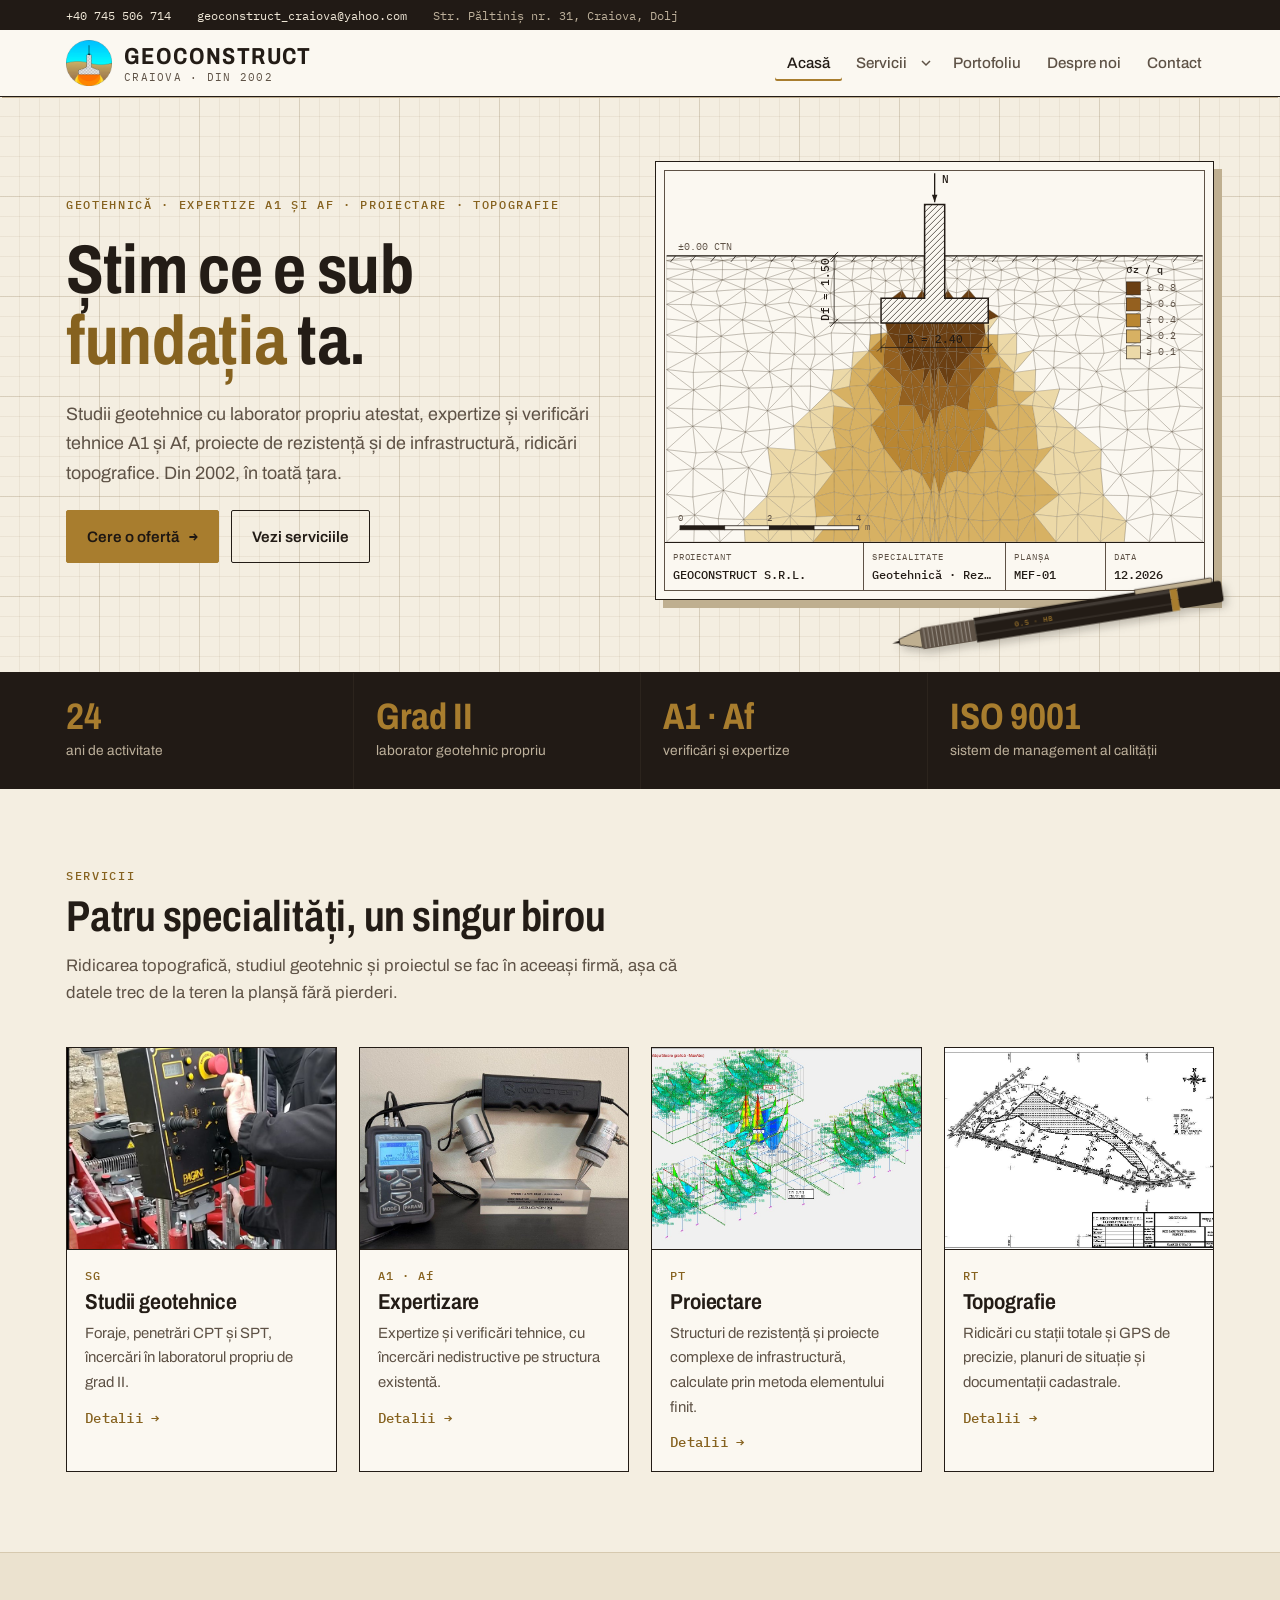
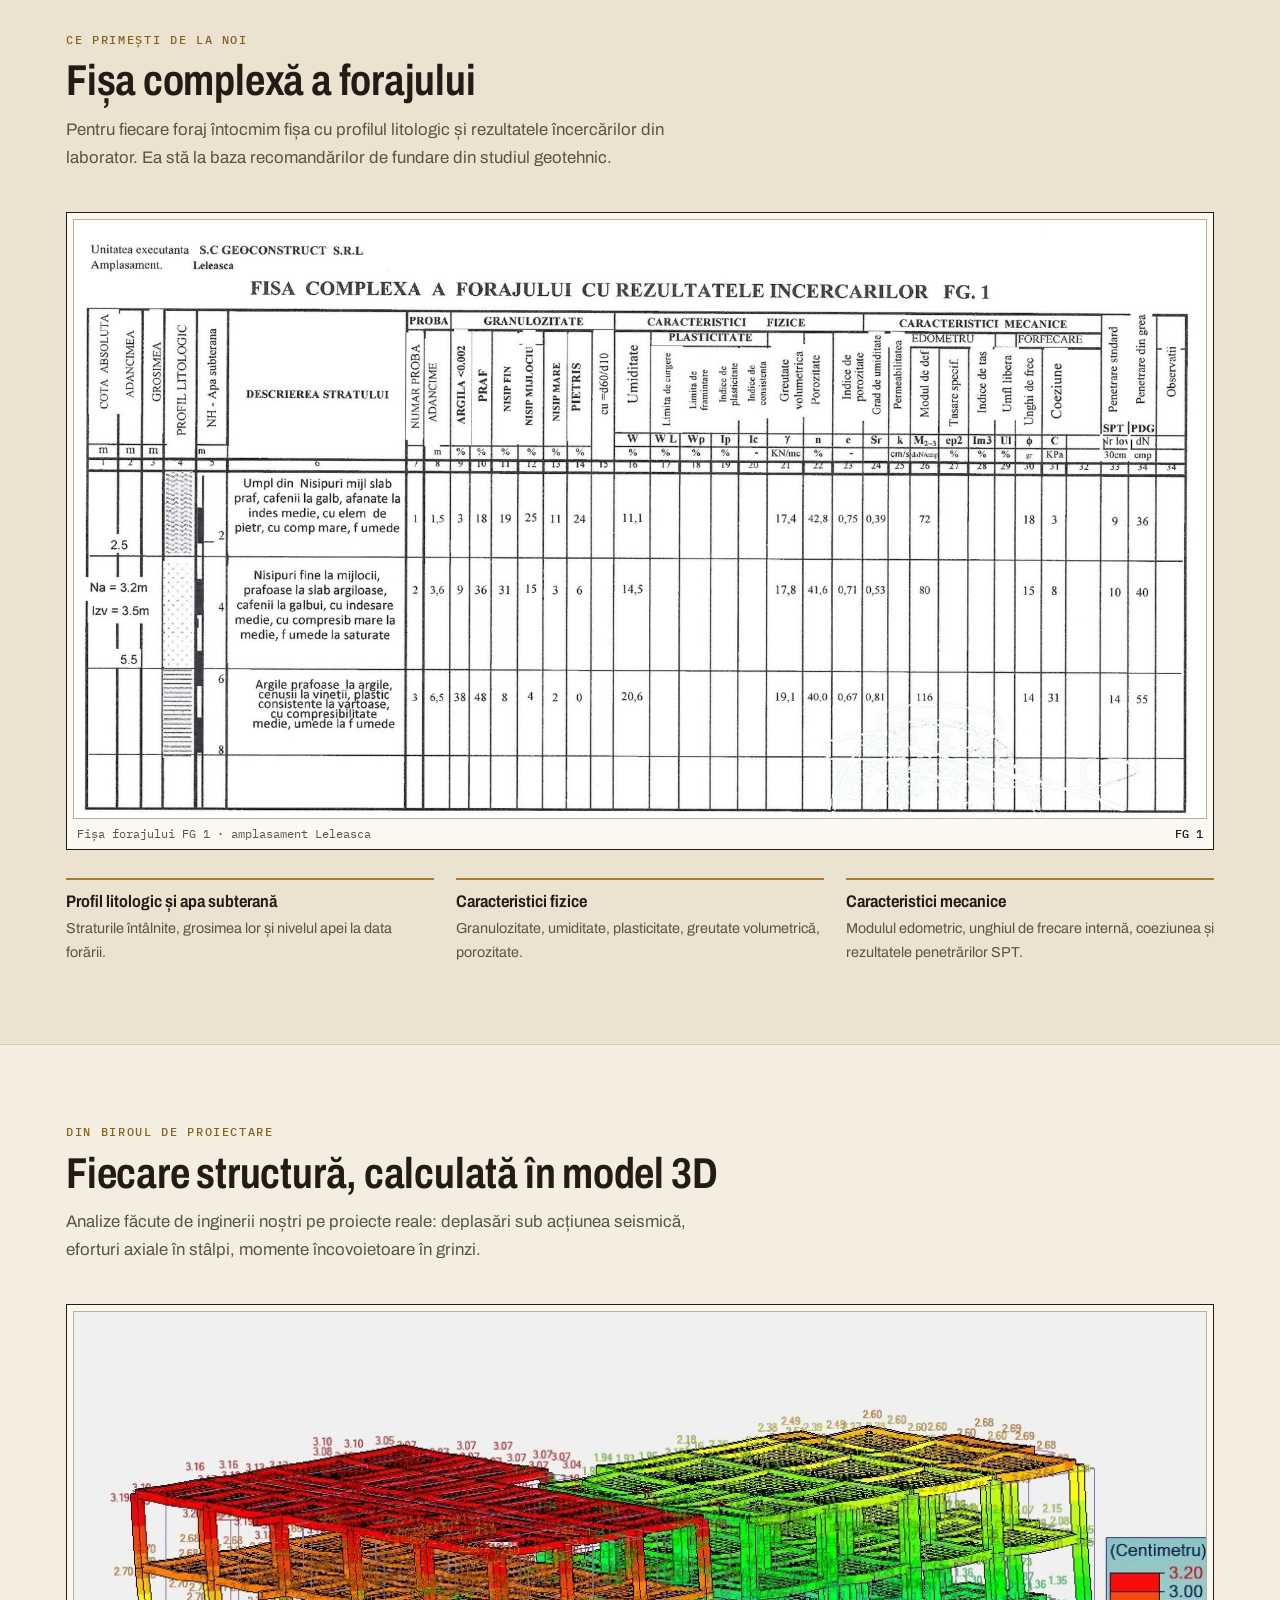
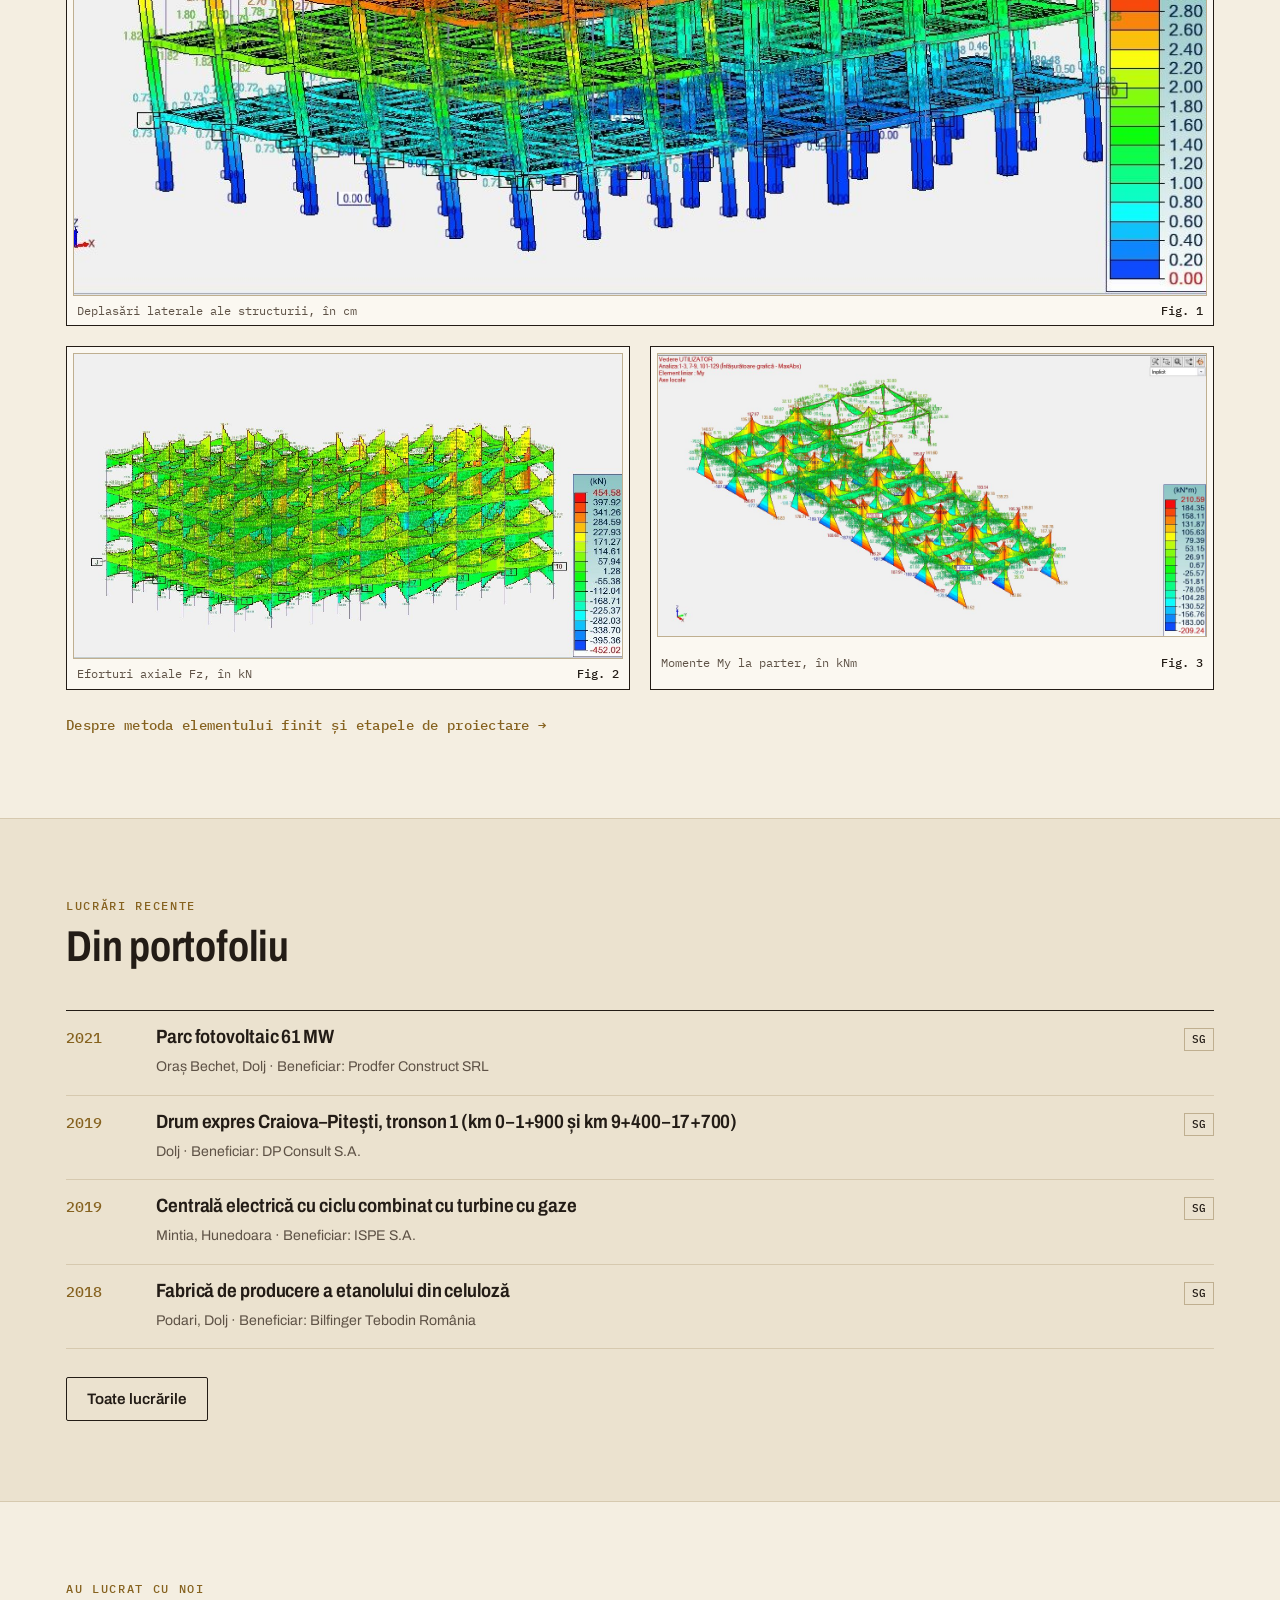
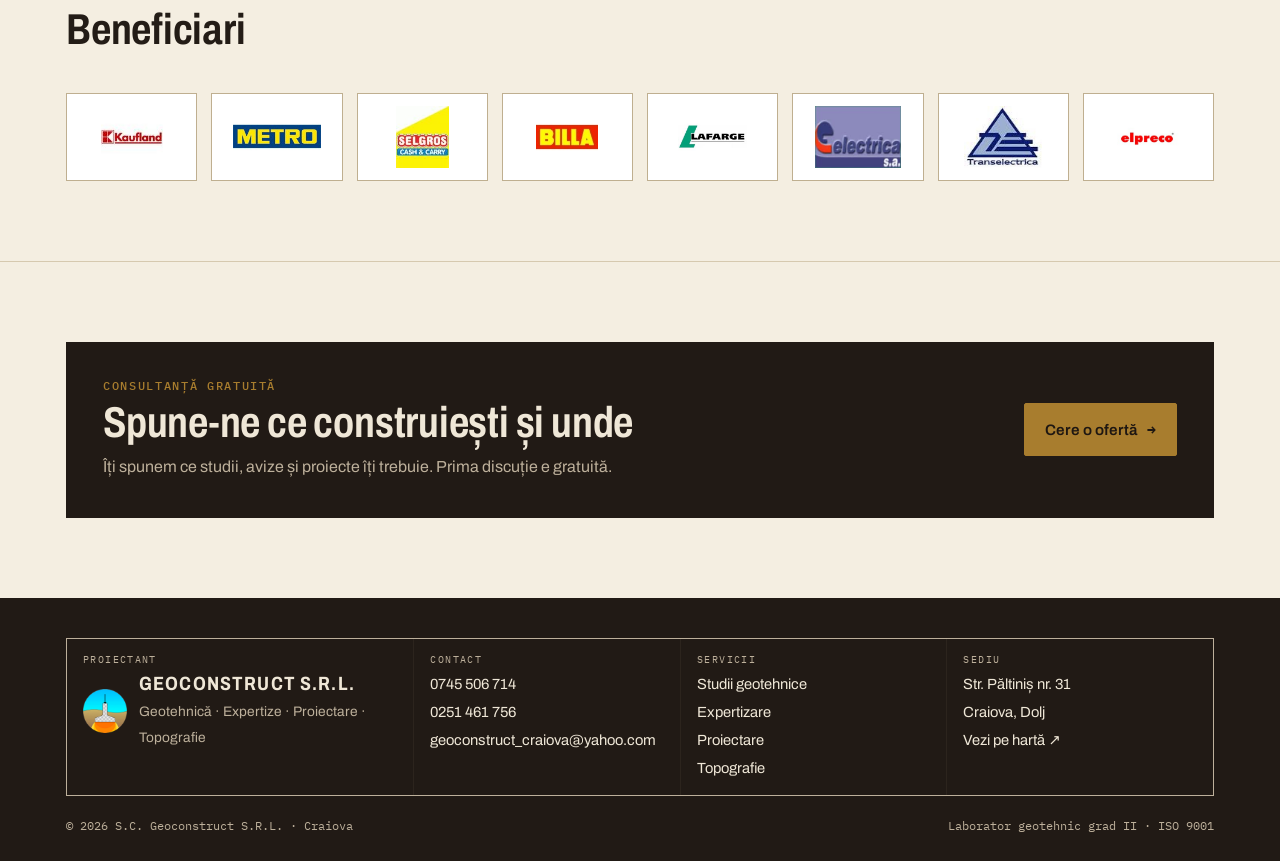
<file: index.html>
<!doctype html>
<html lang="ro">
<head>
<meta charset="utf-8">
<meta name="viewport" content="width=device-width, initial-scale=1">
<title>Geoconstruct Craiova – Studii geotehnice, expertize A1 și Af, proiectare</title>
<meta name="description" content="Geoconstruct Craiova: studii geotehnice cu laborator propriu grad II, expertize și verificări tehnice A1 și Af, proiectare structurală și de infrastructură, ridicări topografice. Lucrăm în toată țara.">
<link rel="canonical" href="https://geoconstructcraiova.ro/">
<link rel="icon" href="img/favicon.png" type="image/png">
<meta property="og:title" content="Geoconstruct Craiova – Studii geotehnice, expertize A1 și Af, proiectare">
<meta property="og:description" content="Geoconstruct Craiova: studii geotehnice cu laborator propriu grad II, expertize și verificări tehnice A1 și Af, proiectare structurală și de infrastructură, ridicări topografice. Lucrăm în toată țara.">
<meta property="og:image" content="https://geoconstructcraiova.ro/img/proiecte/analiza-deplasari.jpg">
<meta property="og:locale" content="ro_RO">
<link rel="preconnect" href="https://fonts.googleapis.com">
<link rel="preconnect" href="https://fonts.gstatic.com" crossorigin>
<link rel="stylesheet" href="https://fonts.googleapis.com/css2?family=Archivo:wdth,wght@62..125,400..800&family=IBM+Plex+Mono:wght@400;500&display=swap">
<link rel="stylesheet" href="style.css">
</head>
<body>
<div class="strip"><div class="wrap">
  <a href="tel:+40745506714">+40 745 506 714</a>
  <a href="mailto:geoconstruct_craiova@yahoo.com">geoconstruct_craiova@yahoo.com</a>
  <span>Str. Păltiniș nr. 31, Craiova, Dolj</span>
</div></div>
<header class="site"><div class="wrap">
  <a class="brand" href="index.html"><img src="img/sigla.png" alt="" width="46" height="46"><span><b>Geoconstruct</b><small>Craiova · din 2002</small></span></a>
  <button class="menu-btn" id="menuBtn" aria-expanded="false" aria-controls="nav">Meniu</button>
  <nav class="main" id="nav" aria-label="Meniu principal">
    <a href="index.html" aria-current="page">Acasă</a>
    <div class="has-sub"><a href="servicii.html">Servicii</a><button class="sub-toggle" aria-expanded="false" aria-label="Deschide submeniul Servicii"><svg viewBox="0 0 10 10" aria-hidden="true"><path d="M1 3l4 4 4-4" fill="none" stroke="currentColor" stroke-width="1.5"/></svg></button>
      <ul class="sub"><li><a href="geotehnice.html"><span>SG</span>Geotehnice</a></li><li><a href="expertizare.html"><span>A1·Af</span>Expertizare</a></li><li><a href="proiectare.html"><span>PT</span>Proiectare</a></li><li><a href="topografie.html"><span>RT</span>Topografie</a></li></ul></div>
    <a href="portofoliu.html">Portofoliu</a>
    <a href="despre.html">Despre noi</a>
    <a href="contact.html">Contact</a>
  </nav>
</div></header>
<main>
<section class="hero grid-paper"><div class="wrap">
  <div class="hero-copy">
    <span class="eyebrow">Geotehnică · Expertize A1 și Af · Proiectare · Topografie</span>
    <h1>Știm ce e sub <em>fundația</em> ta.</h1>
    <p>Studii geotehnice cu laborator propriu atestat, expertize și verificări tehnice A1 și Af, proiecte de rezistență și de infrastructură, ridicări topografice. Din 2002, în toată țara.</p>
    <div class="btn-row"><a class="btn btn-primary" href="contact.html">Cere o ofertă <span class="arrow">→</span></a><a class="btn btn-ghost" href="servicii.html">Vezi serviciile</a></div>
  </div>
  <div class="drawing">
    <div class="sheet"><div class="sheet-in">
      <canvas id="fem" role="img" aria-label="Model cu elemente finite al unei fundații continue, cu distribuția presiunii verticale în teren"></canvas>
      <div class="cartus">
        <div><small>Proiectant</small><b>GEOCONSTRUCT S.R.L.</b></div>
        <div><small>Specialitate</small><b>Geotehnică · Rezistență</b></div>
        <div><small>Planșa</small><b>MEF-01</b></div>
        <div><small>Data</small><b class="datenow">11.2026</b></div>
      </div>
    </div></div>
    <svg class="pencil" viewBox="0 0 420 44" aria-hidden="true">
<path d="M0 22 L9 20.4 L9 23.6 Z" style="fill:var(--ink)"/>
<path d="M9 18.5 L36 11 V33 L9 25.5 Z" style="fill:var(--rule-2);stroke:var(--ink);stroke-width:1"/>
<rect x="36" y="9" width="66" height="26" rx="2" style="fill:var(--ink-2)"/>
<g style="stroke:var(--sheet);stroke-width:1;opacity:.45"><path d="M40 10 V34"/><path d="M45 10 V34"/><path d="M50 10 V34"/><path d="M55 10 V34"/><path d="M60 10 V34"/><path d="M65 10 V34"/><path d="M70 10 V34"/><path d="M75 10 V34"/><path d="M80 10 V34"/><path d="M85 10 V34"/><path d="M90 10 V34"/><path d="M95 10 V34"/></g>
<rect x="102" y="7" width="240" height="30" style="fill:var(--ink)"/>
<rect x="102" y="11" width="240" height="4" style="fill:var(--sheet);opacity:.14"/>
<rect x="102" y="27" width="240" height="2" style="fill:var(--sheet);opacity:.08"/>
<text x="150" y="26" style="font:500 9px var(--f-mono);fill:var(--gold);letter-spacing:1px">0.5 · HB</text>
<rect x="342" y="7" width="9" height="30" style="fill:var(--gold)"/>
<rect x="351" y="9" width="54" height="26" rx="4" style="fill:var(--ink)"/>
<path d="M300 4 H392 a3 3 0 0 1 0 6 H300 Z" style="fill:var(--rule-2);stroke:var(--ink);stroke-width:.8"/>
</svg>
  </div>
</div></section>

<section class="facts"><div class="wrap">
  <div class="fact"><b class="years">24</b><span>ani de activitate</span></div>
  <div class="fact"><b>Grad II</b><span>laborator geotehnic propriu</span></div>
  <div class="fact"><b>A1 · Af</b><span>verificări și expertize</span></div>
  <div class="fact"><b>ISO 9001</b><span>sistem de management al calității</span></div>
</div></section>

<section class="sec"><div class="wrap">
  <div class="sec-head"><span class="eyebrow">Servicii</span><h2>Patru specialități, un singur birou</h2><p class="muted">Ridicarea topografică, studiul geotehnic și proiectul se fac în aceeași firmă, așa că datele trec de la teren la planșă fără pierderi.</p></div>
  <div class="svc-cards">
    <a class="svc-card" href="geotehnice.html"><img src="img/echipamente/pagani-tg63-100.jpg" alt="Penetrometrul Pagani TG 63-100 pe un amplasament" loading="lazy" style="object-position:50% 30%"><div class="body"><span class="code">SG</span><h3>Studii geotehnice</h3><p>Foraje, penetrări CPT și SPT, încercări în laboratorul propriu de grad II.</p><span class="more">Detalii →</span></div></a>
    <a class="svc-card" href="expertizare.html"><img src="img/echipamente/ultrasunete.jpg" alt="Aparat de testare cu ultrasunete pe o probă" loading="lazy"><div class="body"><span class="code">A1 · Af</span><h3>Expertizare</h3><p>Expertize și verificări tehnice, cu încercări nedistructive pe structura existentă.</p><span class="more">Detalii →</span></div></a>
    <a class="svc-card" href="proiectare.html"><img src="img/proiecte/momente-grinzi.jpg" alt="Diagrame de momente pe grinzile unui model 3D" loading="lazy"><div class="body"><span class="code">PT</span><h3>Proiectare</h3><p>Structuri de rezistență și proiecte complexe de infrastructură, calculate prin metoda elementului finit.</p><span class="more">Detalii →</span></div></a>
    <a class="svc-card" href="topografie.html"><img src="img/proiecte/plan-topo-5.jpg" alt="Plan de situație cu curbe de nivel" loading="lazy"><div class="body"><span class="code">RT</span><h3>Topografie</h3><p>Ridicări cu stații totale și GPS de precizie, planuri de situație și documentații cadastrale.</p><span class="more">Detalii →</span></div></a>
  </div>
</div></section>

<section class="sec alt"><div class="wrap">
  <div class="sec-head"><span class="eyebrow">Ce primești de la noi</span><h2>Fișa complexă a forajului</h2><p class="muted">Pentru fiecare foraj întocmim fișa cu profilul litologic și rezultatele încercărilor din laborator. Ea stă la baza recomandărilor de fundare din studiul geotehnic.</p></div>
  <div class="doc-wrap"><figure class="plate "><img src="img/documente/fisa-foraj.jpg" alt="Fișa complexă a forajului FG 1, cu profil litologic, granulozitate, caracteristici fizice și mecanice" loading="lazy" width="1800" height="952"><figcaption><span>Fișa forajului FG 1 · amplasament Leleasca</span><b>FG 1</b></figcaption></figure></div>
  <div class="callouts">
    <div><b>Profil litologic și apa subterană</b><p>Straturile întâlnite, grosimea lor și nivelul apei la data forării.</p></div>
    <div><b>Caracteristici fizice</b><p>Granulozitate, umiditate, plasticitate, greutate volumetrică, porozitate.</p></div>
    <div><b>Caracteristici mecanice</b><p>Modulul edometric, unghiul de frecare internă, coeziunea și rezultatele penetrărilor SPT.</p></div>
  </div>
</div></section>

<section class="sec"><div class="wrap">
  <div class="sec-head"><span class="eyebrow">Din biroul de proiectare</span><h2>Fiecare structură, calculată în model 3D</h2><p class="muted">Analize făcute de inginerii noștri pe proiecte reale: deplasări sub acțiunea seismică, eforturi axiale în stâlpi, momente încovoietoare în grinzi.</p></div>
  <div class="studio-grid">
    <figure class="plate "><img src="img/proiecte/analiza-deplasari.jpg" alt="Model 3D al unei clădiri în cadre, cu harta deplasărilor" loading="lazy" width="1152" height="593"><figcaption><span>Deplasări laterale ale structurii, în cm</span><b>Fig. 1</b></figcaption></figure>
    <figure class="plate "><img src="img/proiecte/eforturi-fz.jpg" alt="Eforturi axiale în elementele structurii" loading="lazy" width="1083" height="601"><figcaption><span>Eforturi axiale Fz, în kN</span><b>Fig. 2</b></figcaption></figure>
    <figure class="plate "><img src="img/proiecte/momente-parter.jpg" alt="Momente încovoietoare la nivelul parterului" loading="lazy" width="1282" height="660"><figcaption><span>Momente My la parter, în kNm</span><b>Fig. 3</b></figcaption></figure>
  </div>
  <p style="margin-top:22px"><a class="more" href="proiectare.html">Despre metoda elementului finit și etapele de proiectare →</a></p>
</div></section>

<section class="sec alt"><div class="wrap">
  <div class="sec-head"><span class="eyebrow">Lucrări recente</span><h2>Din portofoliu</h2></div>
  <div id="recent"></div>
  <div class="btn-row" style="margin-top:28px"><a class="btn btn-ghost" href="portofoliu.html">Toate lucrările</a></div>
</div></section>

<section class="sec"><div class="wrap">
  <div class="sec-head"><span class="eyebrow">Au lucrat cu noi</span><h2>Beneficiari</h2></div>
  <div class="logos"><span class="logo"><img src="img/clienti/kaufland.jpg" alt="Kaufland" loading="lazy"></span><span class="logo"><img src="img/clienti/metro.jpg" alt="Metro" loading="lazy"></span><span class="logo"><img src="img/clienti/selgros.jpg" alt="Selgros" loading="lazy"></span><span class="logo"><img src="img/clienti/billa.jpg" alt="Billa" loading="lazy"></span><span class="logo"><img src="img/clienti/lafarge.jpg" alt="Lafarge" loading="lazy"></span><span class="logo"><img src="img/clienti/electrica.jpg" alt="Electrica" loading="lazy"></span><span class="logo"><img src="img/clienti/transelectrica.jpg" alt="Transelectrica" loading="lazy"></span><span class="logo"><img src="img/clienti/elpreco.jpg" alt="Elpreco" loading="lazy"></span></div>
</div></section>
<section class="sec"><div class="wrap"><div class="cta">
  <div class="copyblock"><span class="eyebrow" style="color:var(--gold)">Consultanță gratuită</span><h2>Spune-ne ce construiești și unde</h2><p>Îți spunem ce studii, avize și proiecte îți trebuie. Prima discuție e gratuită.</p></div>
  <div class="btn-row"><a class="btn btn-primary" href="contact.html">Cere o ofertă <span class="arrow">→</span></a></div>
</div></div></section>
</main>
<footer><div class="wrap">
  <div class="tblock">
    <div><small>Proiectant</small><div class="firm"><img src="img/sigla.png" alt="" width="44" height="44"><div><b>Geoconstruct S.R.L.</b><br><span class="muted" style="color:var(--on-dark-2);font-size:.86rem">Geotehnică · Expertize · Proiectare · Topografie</span></div></div></div>
    <div><small>Contact</small><ul><li><a href="tel:+40745506714">0745 506 714</a></li><li><a href="tel:+40251461756">0251 461 756</a></li><li><a href="mailto:geoconstruct_craiova@yahoo.com">geoconstruct_craiova@yahoo.com</a></li></ul></div>
    <div><small>Servicii</small><ul><li><a href="geotehnice.html">Studii geotehnice</a></li><li><a href="expertizare.html">Expertizare</a></li><li><a href="proiectare.html">Proiectare</a></li><li><a href="topografie.html">Topografie</a></li></ul></div>
    <div><small>Sediu</small><ul><li>Str. Păltiniș nr. 31</li><li>Craiova, Dolj</li><li><a href="https://maps.app.goo.gl/gsiWmRmgekqbg65XA" target="_blank" rel="noopener">Vezi pe hartă ↗</a></li></ul></div>
  </div>
  <div class="fine"><span>© <span class="yearnow">2026</span> S.C. Geoconstruct S.R.L. · Craiova</span><span>Laborator geotehnic grad II · ISO 9001</span></div>
</div></footer>
<dialog id="lb" aria-label="Imagine mărită"><button class="lb-close" id="lbClose">Închide ✕</button><img id="lbImg" alt=""><p id="lbCap"></p></dialog>
<script src="script.js"></script>
</body>
</html>
</file>
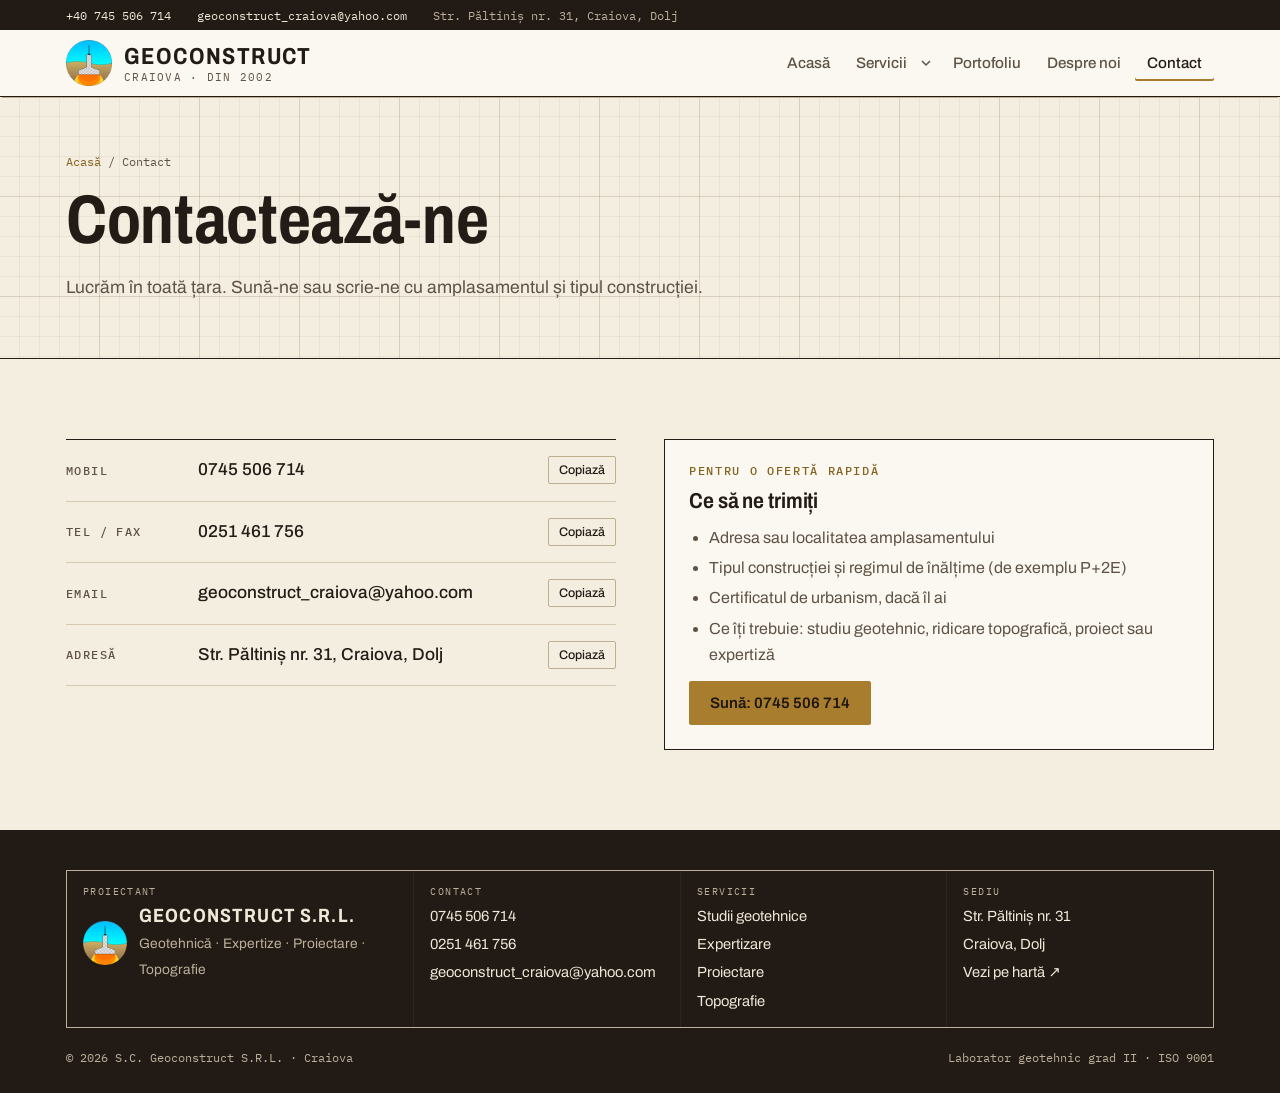
<file: contact.html>
<!doctype html>
<html lang="ro">
<head>
<meta charset="utf-8">
<meta name="viewport" content="width=device-width, initial-scale=1">
<title>Contact – Geoconstruct Craiova</title>
<meta name="description" content="Geoconstruct Craiova: studii geotehnice cu laborator propriu grad II, expertize și verificări tehnice A1 și Af, proiectare structurală și de infrastructură, ridicări topografice. Lucrăm în toată țara.">
<link rel="canonical" href="https://geoconstructcraiova.ro/contact.html">
<link rel="icon" href="img/favicon.png" type="image/png">
<meta property="og:title" content="Contact – Geoconstruct Craiova">
<meta property="og:description" content="Geoconstruct Craiova: studii geotehnice cu laborator propriu grad II, expertize și verificări tehnice A1 și Af, proiectare structurală și de infrastructură, ridicări topografice. Lucrăm în toată țara.">
<meta property="og:image" content="https://geoconstructcraiova.ro/img/proiecte/analiza-deplasari.jpg">
<meta property="og:locale" content="ro_RO">
<link rel="preconnect" href="https://fonts.googleapis.com">
<link rel="preconnect" href="https://fonts.gstatic.com" crossorigin>
<link rel="stylesheet" href="https://fonts.googleapis.com/css2?family=Archivo:wdth,wght@62..125,400..800&family=IBM+Plex+Mono:wght@400;500&display=swap">
<link rel="stylesheet" href="style.css">
</head>
<body>
<div class="strip"><div class="wrap">
  <a href="tel:+40745506714">+40 745 506 714</a>
  <a href="mailto:geoconstruct_craiova@yahoo.com">geoconstruct_craiova@yahoo.com</a>
  <span>Str. Păltiniș nr. 31, Craiova, Dolj</span>
</div></div>
<header class="site"><div class="wrap">
  <a class="brand" href="index.html"><img src="img/sigla.png" alt="" width="46" height="46"><span><b>Geoconstruct</b><small>Craiova · din 2002</small></span></a>
  <button class="menu-btn" id="menuBtn" aria-expanded="false" aria-controls="nav">Meniu</button>
  <nav class="main" id="nav" aria-label="Meniu principal">
    <a href="index.html">Acasă</a>
    <div class="has-sub"><a href="servicii.html">Servicii</a><button class="sub-toggle" aria-expanded="false" aria-label="Deschide submeniul Servicii"><svg viewBox="0 0 10 10" aria-hidden="true"><path d="M1 3l4 4 4-4" fill="none" stroke="currentColor" stroke-width="1.5"/></svg></button>
      <ul class="sub"><li><a href="geotehnice.html"><span>SG</span>Geotehnice</a></li><li><a href="expertizare.html"><span>A1·Af</span>Expertizare</a></li><li><a href="proiectare.html"><span>PT</span>Proiectare</a></li><li><a href="topografie.html"><span>RT</span>Topografie</a></li></ul></div>
    <a href="portofoliu.html">Portofoliu</a>
    <a href="despre.html">Despre noi</a>
    <a href="contact.html" aria-current="page">Contact</a>
  </nav>
</div></header>
<main>
<section class="band grid-paper solo"><div class="wrap">
  <div class="band-copy"><div class="crumbs"><a href="index.html">Acasă</a> / Contact</div><h1>Contactează-ne</h1><p>Lucrăm în toată țara. Sună-ne sau scrie-ne cu amplasamentul și tipul construcției.</p></div>
  
</div></section>
<section class="sec"><div class="wrap two">
  <dl class="contact-list">
    <div class="c-row"><dt>Mobil</dt><dd><a href="tel:+40745506714">0745 506 714</a></dd><button class="copy" data-copy="0745506714">Copiază</button></div>
    <div class="c-row"><dt>Tel / Fax</dt><dd><a href="tel:+40251461756">0251 461 756</a></dd><button class="copy" data-copy="0251461756">Copiază</button></div>
    <div class="c-row"><dt>Email</dt><dd><a href="mailto:geoconstruct_craiova@yahoo.com">geoconstruct_craiova@yahoo.com</a></dd><button class="copy" data-copy="geoconstruct_craiova@yahoo.com">Copiază</button></div>
    <div class="c-row"><dt>Adresă</dt><dd><a href="https://maps.app.goo.gl/gsiWmRmgekqbg65XA" target="_blank" rel="noopener">Str. Păltiniș nr. 31, Craiova, Dolj</a></dd><button class="copy" data-copy="Str. Păltiniș nr. 31, Craiova, Dolj">Copiază</button></div>
  </dl>
  <div class="note">
    <span class="eyebrow">Pentru o ofertă rapidă</span>
    <h3>Ce să ne trimiți</h3>
    <ul><li>Adresa sau localitatea amplasamentului</li><li>Tipul construcției și regimul de înălțime (de exemplu P+2E)</li><li>Certificatul de urbanism, dacă îl ai</li><li>Ce îți trebuie: studiu geotehnic, ridicare topografică, proiect sau expertiză</li></ul>
    <div class="btn-row"><a class="btn btn-primary" href="tel:+40745506714">Sună: 0745 506 714</a></div>
  </div>
</div></section>
</main>
<footer><div class="wrap">
  <div class="tblock">
    <div><small>Proiectant</small><div class="firm"><img src="img/sigla.png" alt="" width="44" height="44"><div><b>Geoconstruct S.R.L.</b><br><span class="muted" style="color:var(--on-dark-2);font-size:.86rem">Geotehnică · Expertize · Proiectare · Topografie</span></div></div></div>
    <div><small>Contact</small><ul><li><a href="tel:+40745506714">0745 506 714</a></li><li><a href="tel:+40251461756">0251 461 756</a></li><li><a href="mailto:geoconstruct_craiova@yahoo.com">geoconstruct_craiova@yahoo.com</a></li></ul></div>
    <div><small>Servicii</small><ul><li><a href="geotehnice.html">Studii geotehnice</a></li><li><a href="expertizare.html">Expertizare</a></li><li><a href="proiectare.html">Proiectare</a></li><li><a href="topografie.html">Topografie</a></li></ul></div>
    <div><small>Sediu</small><ul><li>Str. Păltiniș nr. 31</li><li>Craiova, Dolj</li><li><a href="https://maps.app.goo.gl/gsiWmRmgekqbg65XA" target="_blank" rel="noopener">Vezi pe hartă ↗</a></li></ul></div>
  </div>
  <div class="fine"><span>© <span class="yearnow">2026</span> S.C. Geoconstruct S.R.L. · Craiova</span><span>Laborator geotehnic grad II · ISO 9001</span></div>
</div></footer>
<dialog id="lb" aria-label="Imagine mărită"><button class="lb-close" id="lbClose">Închide ✕</button><img id="lbImg" alt=""><p id="lbCap"></p></dialog>
<script src="script.js"></script>
</body>
</html>
</file>
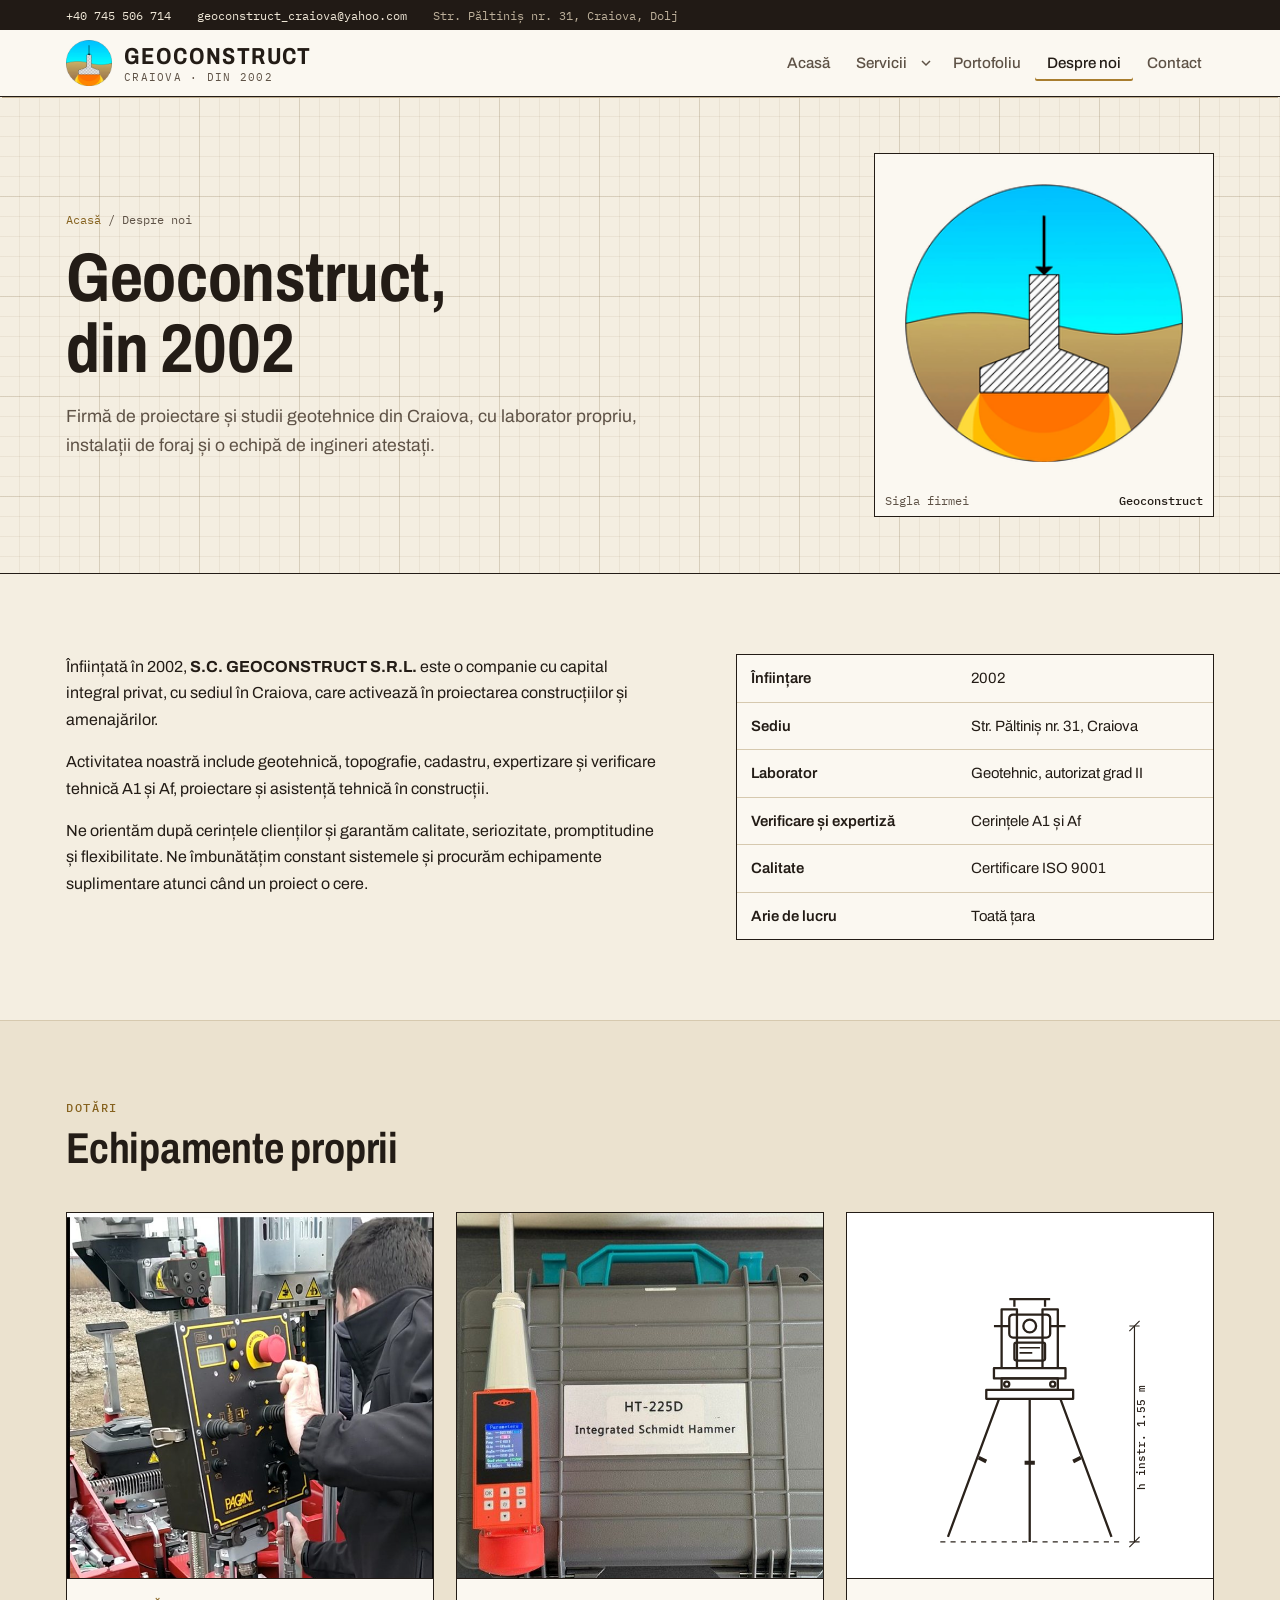
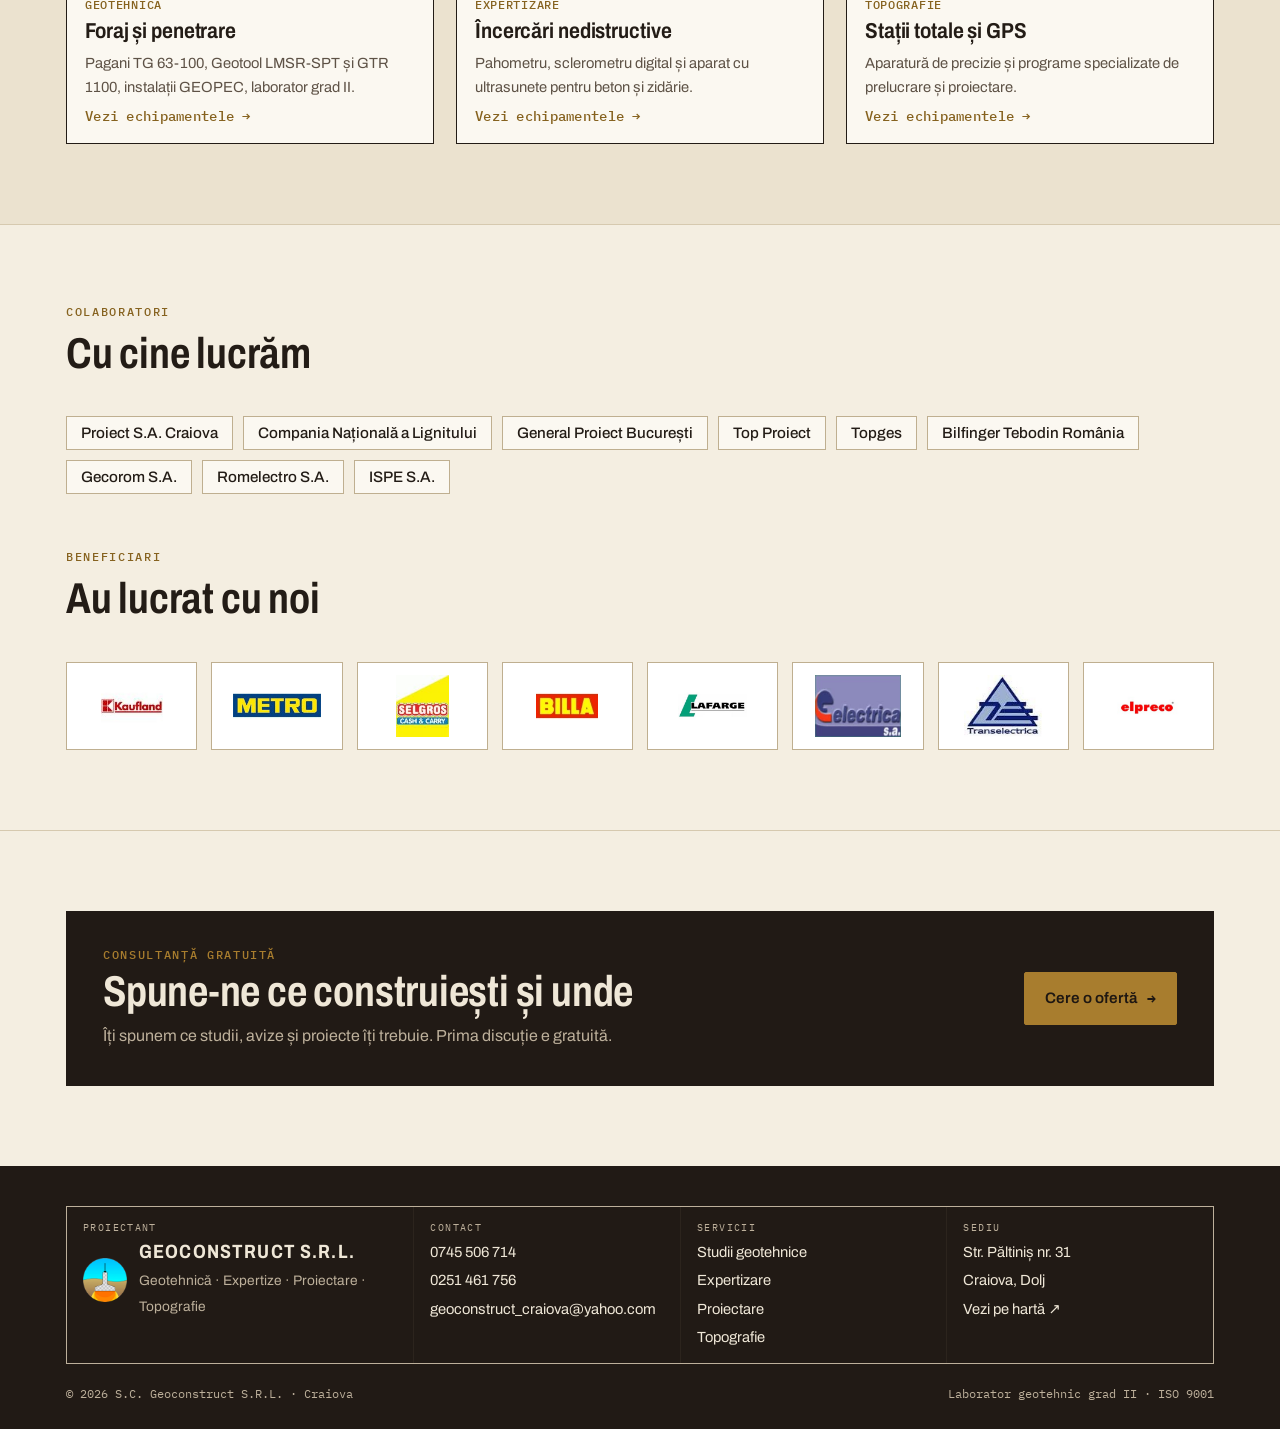
<file: despre.html>
<!doctype html>
<html lang="ro">
<head>
<meta charset="utf-8">
<meta name="viewport" content="width=device-width, initial-scale=1">
<title>Despre noi – Geoconstruct Craiova</title>
<meta name="description" content="Geoconstruct Craiova: studii geotehnice cu laborator propriu grad II, expertize și verificări tehnice A1 și Af, proiectare structurală și de infrastructură, ridicări topografice. Lucrăm în toată țara.">
<link rel="canonical" href="https://geoconstructcraiova.ro/despre.html">
<link rel="icon" href="img/favicon.png" type="image/png">
<meta property="og:title" content="Despre noi – Geoconstruct Craiova">
<meta property="og:description" content="Geoconstruct Craiova: studii geotehnice cu laborator propriu grad II, expertize și verificări tehnice A1 și Af, proiectare structurală și de infrastructură, ridicări topografice. Lucrăm în toată țara.">
<meta property="og:image" content="https://geoconstructcraiova.ro/img/proiecte/analiza-deplasari.jpg">
<meta property="og:locale" content="ro_RO">
<link rel="preconnect" href="https://fonts.googleapis.com">
<link rel="preconnect" href="https://fonts.gstatic.com" crossorigin>
<link rel="stylesheet" href="https://fonts.googleapis.com/css2?family=Archivo:wdth,wght@62..125,400..800&family=IBM+Plex+Mono:wght@400;500&display=swap">
<link rel="stylesheet" href="style.css">
</head>
<body>
<div class="strip"><div class="wrap">
  <a href="tel:+40745506714">+40 745 506 714</a>
  <a href="mailto:geoconstruct_craiova@yahoo.com">geoconstruct_craiova@yahoo.com</a>
  <span>Str. Păltiniș nr. 31, Craiova, Dolj</span>
</div></div>
<header class="site"><div class="wrap">
  <a class="brand" href="index.html"><img src="img/sigla.png" alt="" width="46" height="46"><span><b>Geoconstruct</b><small>Craiova · din 2002</small></span></a>
  <button class="menu-btn" id="menuBtn" aria-expanded="false" aria-controls="nav">Meniu</button>
  <nav class="main" id="nav" aria-label="Meniu principal">
    <a href="index.html">Acasă</a>
    <div class="has-sub"><a href="servicii.html">Servicii</a><button class="sub-toggle" aria-expanded="false" aria-label="Deschide submeniul Servicii"><svg viewBox="0 0 10 10" aria-hidden="true"><path d="M1 3l4 4 4-4" fill="none" stroke="currentColor" stroke-width="1.5"/></svg></button>
      <ul class="sub"><li><a href="geotehnice.html"><span>SG</span>Geotehnice</a></li><li><a href="expertizare.html"><span>A1·Af</span>Expertizare</a></li><li><a href="proiectare.html"><span>PT</span>Proiectare</a></li><li><a href="topografie.html"><span>RT</span>Topografie</a></li></ul></div>
    <a href="portofoliu.html">Portofoliu</a>
    <a href="despre.html" aria-current="page">Despre noi</a>
    <a href="contact.html">Contact</a>
  </nav>
</div></header>
<main>
<section class="band grid-paper"><div class="wrap">
  <div class="band-copy"><div class="crumbs"><a href="index.html">Acasă</a> / Despre noi</div><h1>Geoconstruct, din 2002</h1><p>Firmă de proiectare și studii geotehnice din Craiova, cu laborator propriu, instalații de foraj și o echipă de ingineri atestați.</p></div>
  <figure class="plate" style="max-width:340px"><img src="img/sigla.png" alt="Sigla Geoconstruct: secțiune printr-o fundație și bulbul de presiuni din teren" style="background:var(--sheet);border:0;padding:24px" width="256" height="256"><figcaption><span>Sigla firmei</span><b>Geoconstruct</b></figcaption></figure>
</div></section>
<section class="sec"><div class="wrap two wide-l">
  <div class="prose">
    <p>Înființată în 2002, <b>S.C. GEOCONSTRUCT S.R.L.</b> este o companie cu capital integral privat, cu sediul în Craiova, care activează în proiectarea construcțiilor și amenajărilor.</p>
    <p>Activitatea noastră include geotehnică, topografie, cadastru, expertizare și verificare tehnică A1 și Af, proiectare și asistență tehnică în construcții.</p>
    <p>Ne orientăm după cerințele clienților și garantăm calitate, seriozitate, promptitudine și flexibilitate. Ne îmbunătățim constant sistemele și procurăm echipamente suplimentare atunci când un proiect o cere.</p>
  </div>
  <div class="table-wrap"><table class="spec" style="min-width:0">
    <tbody>
      <tr><td>Înființare</td><td>2002</td></tr>
      <tr><td>Sediu</td><td>Str. Păltiniș nr. 31, Craiova</td></tr>
      <tr><td>Laborator</td><td>Geotehnic, autorizat grad II</td></tr>
      <tr><td>Verificare și expertiză</td><td>Cerințele A1 și Af</td></tr>
      <tr><td>Calitate</td><td>Certificare ISO 9001</td></tr>
      <tr><td>Arie de lucru</td><td>Toată țara</td></tr>
    </tbody></table></div>
</div></section>
<section class="sec alt"><div class="wrap">
  <div class="sec-head"><span class="eyebrow">Dotări</span><h2>Echipamente proprii</h2></div>
  <div class="equip">
    <a class="eq" href="geotehnice.html" style="text-decoration:none"><div class="ph fill"><img src="img/echipamente/pagani-tg63-100.jpg" alt="Penetrometrul Pagani TG 63-100" loading="lazy" style="object-position:50% 25%"></div><div class="body"><span class="model">GEOTEHNICĂ</span><h3>Foraj și penetrare</h3><p>Pagani TG 63-100, Geotool LMSR-SPT și GTR 1100, instalații GEOPEC, laborator grad II.</p><span class="more">Vezi echipamentele →</span></div></a>
    <a class="eq" href="expertizare.html" style="text-decoration:none"><div class="ph fill"><img src="img/echipamente/sclerometru.jpg" alt="Sclerometru digital HT-225D" loading="lazy"></div><div class="body"><span class="model">EXPERTIZARE</span><h3>Încercări nedistructive</h3><p>Pahometru, sclerometru digital și aparat cu ultrasunete pentru beton și zidărie.</p><span class="more">Vezi echipamentele →</span></div></a>
    <a class="eq" href="topografie.html" style="text-decoration:none"><div class="ph"><svg viewBox="0 0 200 240" aria-hidden="true" fill="none" stroke="currentColor" stroke-width="1.8" stroke-linejoin="round">
<path d="M84 44 H116 M88 44 V50 M112 44 V50"/>
<path d="M78 98 V52 H90 V98 M110 98 V52 H122 V98"/>
<rect x="84" y="56" width="32" height="18" rx="3"/><circle cx="100" cy="65" r="5"/><path d="M84 65 H72 M116 65 H128"/>
<rect x="88" y="78" width="24" height="14" rx="1.5"/><path d="M92 82 H108 M92 86 H102" stroke-width="1.2"/>
<rect x="72" y="98" width="56" height="8"/><rect x="78" y="106" width="44" height="9"/>
<circle cx="82" cy="110.5" r="2"/><circle cx="118" cy="110.5" r="2"/>
<rect x="66" y="115" width="68" height="7"/>
<path d="M76 122 L36 230 M100 122 V234 M124 122 L164 230"/>
<path d="M60 168 l6 3 M140 168 l-6 3 M96 172 h8" stroke-width="3"/>
<path d="M30 234 H170" stroke-width="1" stroke-dasharray="4 4"/>
<g stroke-width=".9"><path d="M182 65 V234 M178 65 H186 M178 234 H186"/><path d="M178 69 l8 -8 M178 238 l8 -8"/></g>
<text x="190" y="152" transform="rotate(-90 190 152)" style="font:500 9px var(--f-mono);fill:currentColor;stroke:none;text-anchor:middle">h instr. 1.55 m</text>
</svg></div><div class="body"><span class="model">TOPOGRAFIE</span><h3>Stații totale și GPS</h3><p>Aparatură de precizie și programe specializate de prelucrare și proiectare.</p><span class="more">Vezi echipamentele →</span></div></a>
  </div>
</div></section>
<section class="sec"><div class="wrap">
  <div class="sec-head"><span class="eyebrow">Colaboratori</span><h2>Cu cine lucrăm</h2></div>
  <div class="clients"><span>Proiect S.A. Craiova</span><span>Compania Națională a Lignitului</span><span>General Proiect București</span><span>Top Proiect</span><span>Topges</span><span>Bilfinger Tebodin România</span><span>Gecorom S.A.</span><span>Romelectro S.A.</span><span>ISPE S.A.</span></div>
  <div class="sec-head" style="margin-top:56px"><span class="eyebrow">Beneficiari</span><h2>Au lucrat cu noi</h2></div>
  <div class="logos"><span class="logo"><img src="img/clienti/kaufland.jpg" alt="Kaufland" loading="lazy"></span><span class="logo"><img src="img/clienti/metro.jpg" alt="Metro" loading="lazy"></span><span class="logo"><img src="img/clienti/selgros.jpg" alt="Selgros" loading="lazy"></span><span class="logo"><img src="img/clienti/billa.jpg" alt="Billa" loading="lazy"></span><span class="logo"><img src="img/clienti/lafarge.jpg" alt="Lafarge" loading="lazy"></span><span class="logo"><img src="img/clienti/electrica.jpg" alt="Electrica" loading="lazy"></span><span class="logo"><img src="img/clienti/transelectrica.jpg" alt="Transelectrica" loading="lazy"></span><span class="logo"><img src="img/clienti/elpreco.jpg" alt="Elpreco" loading="lazy"></span></div>
</div></section><section class="sec"><div class="wrap"><div class="cta">
  <div class="copyblock"><span class="eyebrow" style="color:var(--gold)">Consultanță gratuită</span><h2>Spune-ne ce construiești și unde</h2><p>Îți spunem ce studii, avize și proiecte îți trebuie. Prima discuție e gratuită.</p></div>
  <div class="btn-row"><a class="btn btn-primary" href="contact.html">Cere o ofertă <span class="arrow">→</span></a></div>
</div></div></section>
</main>
<footer><div class="wrap">
  <div class="tblock">
    <div><small>Proiectant</small><div class="firm"><img src="img/sigla.png" alt="" width="44" height="44"><div><b>Geoconstruct S.R.L.</b><br><span class="muted" style="color:var(--on-dark-2);font-size:.86rem">Geotehnică · Expertize · Proiectare · Topografie</span></div></div></div>
    <div><small>Contact</small><ul><li><a href="tel:+40745506714">0745 506 714</a></li><li><a href="tel:+40251461756">0251 461 756</a></li><li><a href="mailto:geoconstruct_craiova@yahoo.com">geoconstruct_craiova@yahoo.com</a></li></ul></div>
    <div><small>Servicii</small><ul><li><a href="geotehnice.html">Studii geotehnice</a></li><li><a href="expertizare.html">Expertizare</a></li><li><a href="proiectare.html">Proiectare</a></li><li><a href="topografie.html">Topografie</a></li></ul></div>
    <div><small>Sediu</small><ul><li>Str. Păltiniș nr. 31</li><li>Craiova, Dolj</li><li><a href="https://maps.app.goo.gl/gsiWmRmgekqbg65XA" target="_blank" rel="noopener">Vezi pe hartă ↗</a></li></ul></div>
  </div>
  <div class="fine"><span>© <span class="yearnow">2026</span> S.C. Geoconstruct S.R.L. · Craiova</span><span>Laborator geotehnic grad II · ISO 9001</span></div>
</div></footer>
<dialog id="lb" aria-label="Imagine mărită"><button class="lb-close" id="lbClose">Închide ✕</button><img id="lbImg" alt=""><p id="lbCap"></p></dialog>
<script src="script.js"></script>
</body>
</html>
</file>
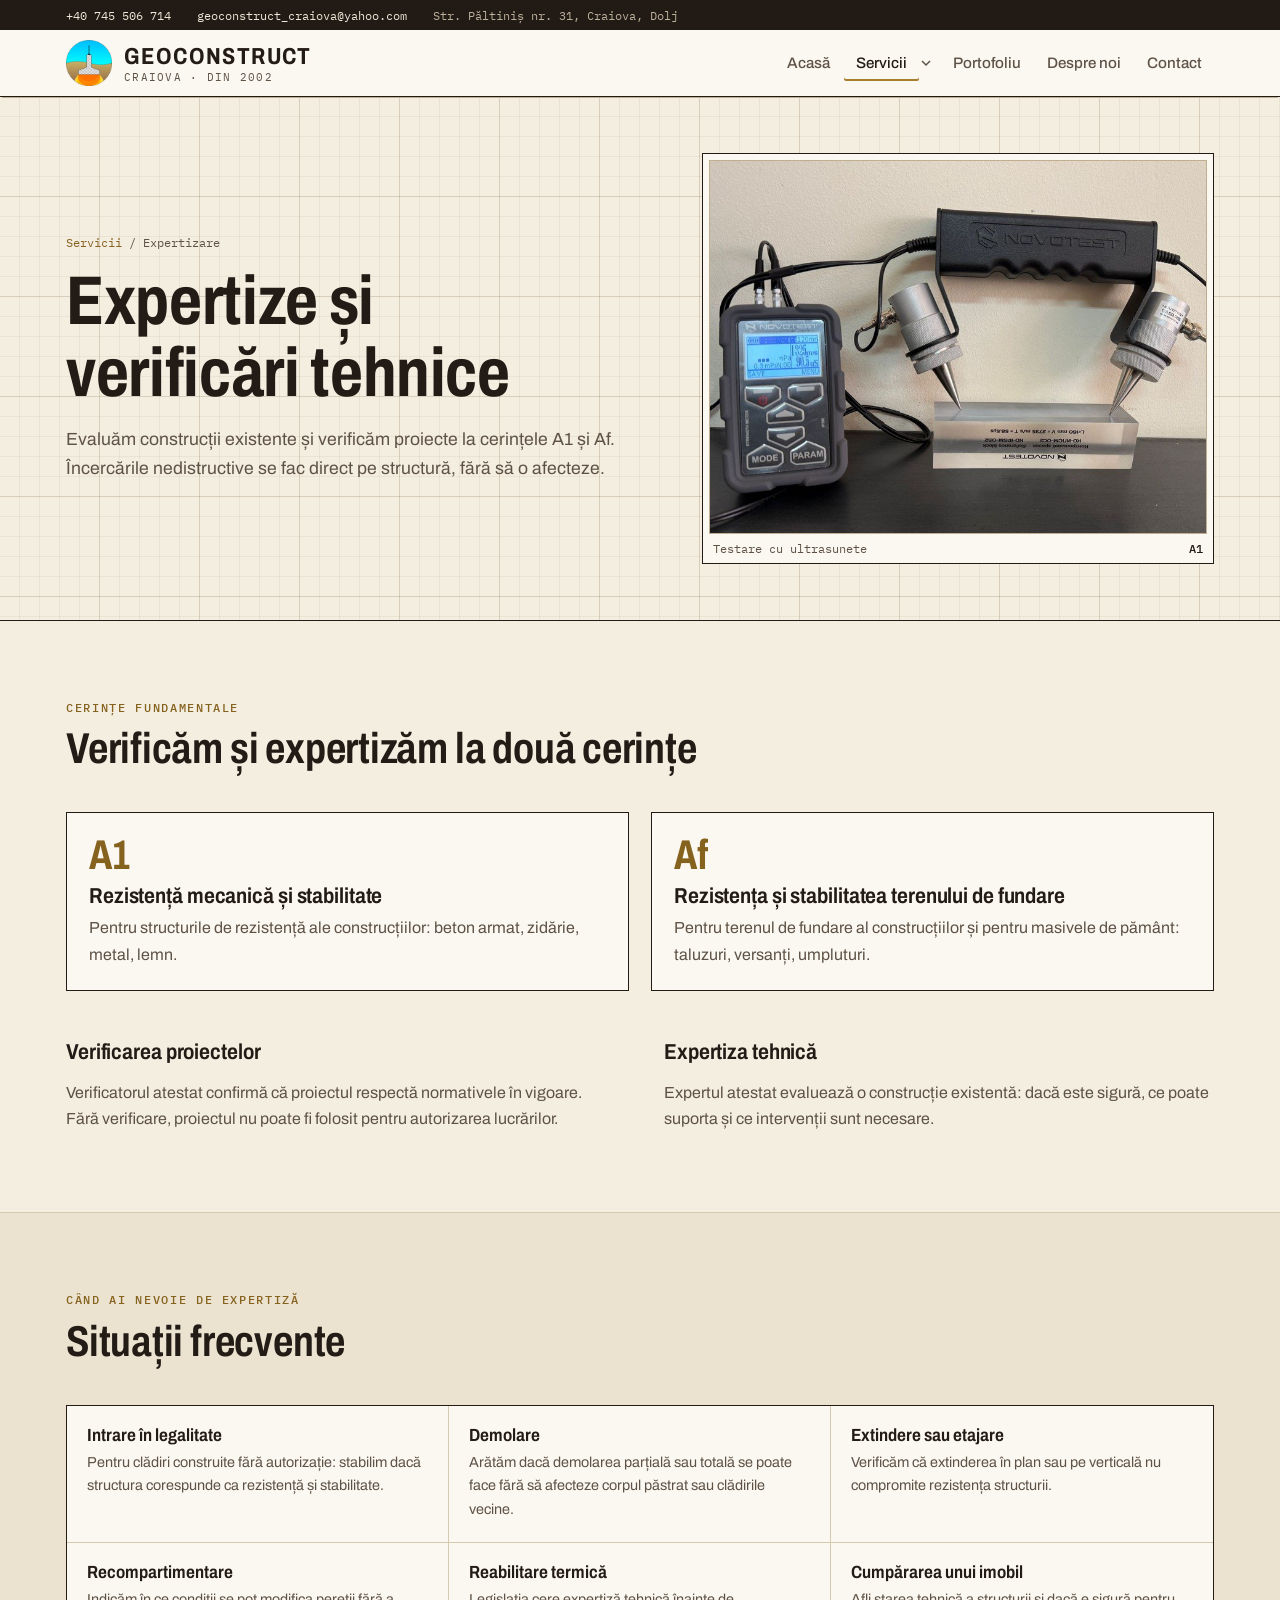
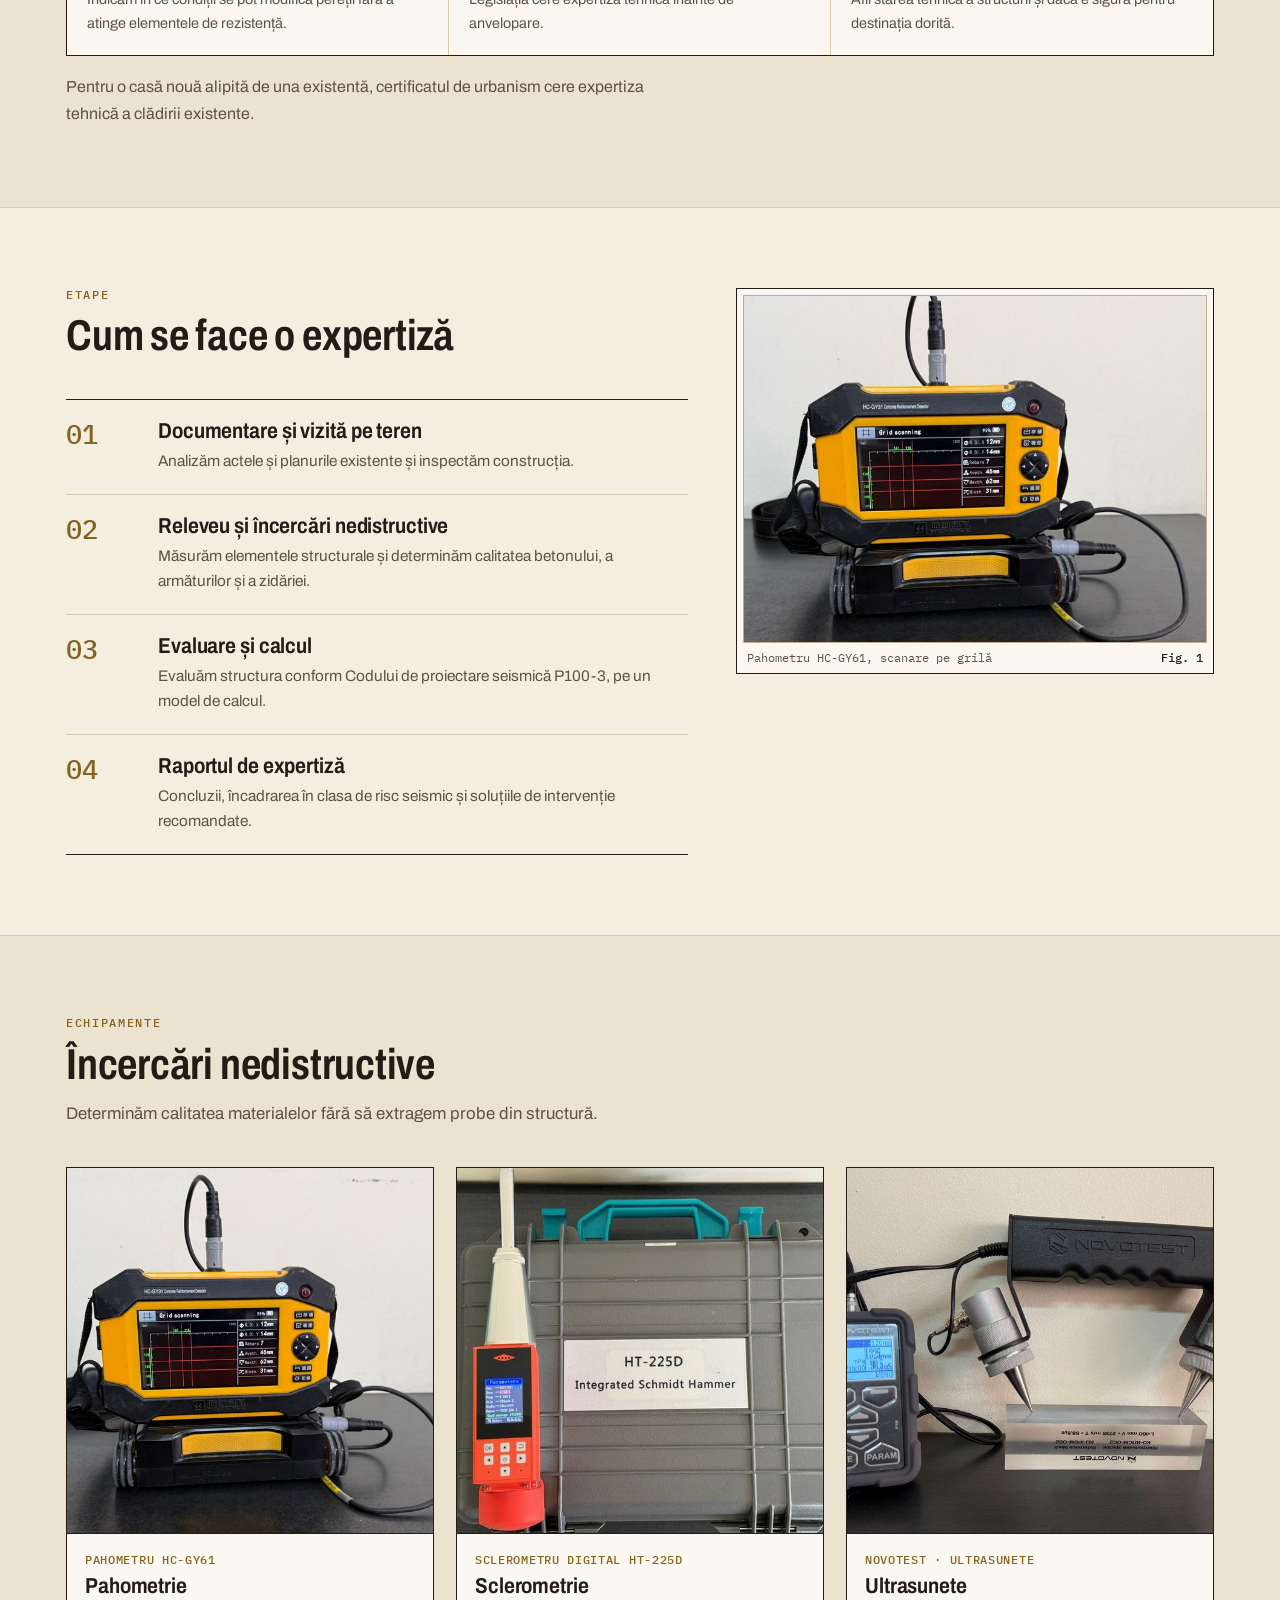
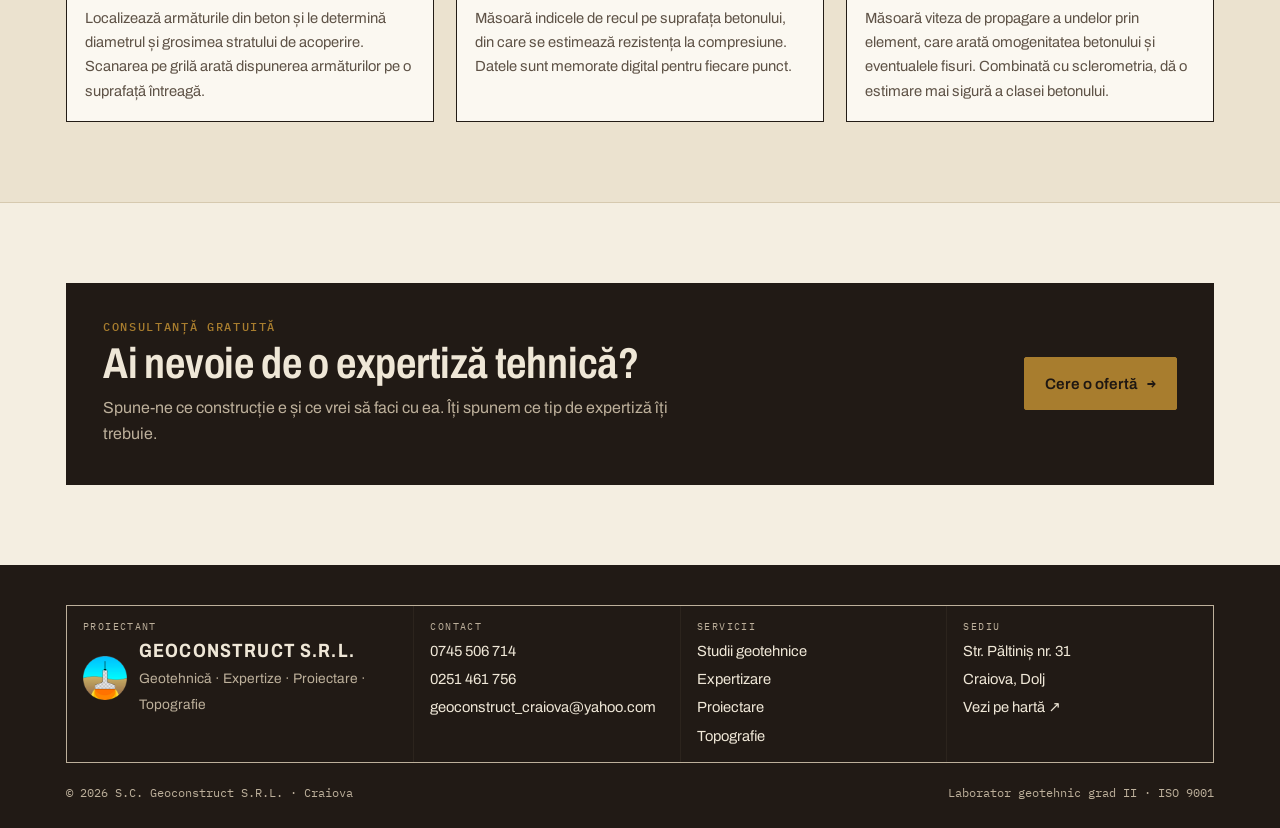
<file: expertizare.html>
<!doctype html>
<html lang="ro">
<head>
<meta charset="utf-8">
<meta name="viewport" content="width=device-width, initial-scale=1">
<title>Expertize și verificări tehnice A1 și Af – Geoconstruct Craiova</title>
<meta name="description" content="Geoconstruct Craiova: studii geotehnice cu laborator propriu grad II, expertize și verificări tehnice A1 și Af, proiectare structurală și de infrastructură, ridicări topografice. Lucrăm în toată țara.">
<link rel="canonical" href="https://geoconstructcraiova.ro/expertizare.html">
<link rel="icon" href="img/favicon.png" type="image/png">
<meta property="og:title" content="Expertize și verificări tehnice A1 și Af – Geoconstruct Craiova">
<meta property="og:description" content="Geoconstruct Craiova: studii geotehnice cu laborator propriu grad II, expertize și verificări tehnice A1 și Af, proiectare structurală și de infrastructură, ridicări topografice. Lucrăm în toată țara.">
<meta property="og:image" content="https://geoconstructcraiova.ro/img/proiecte/analiza-deplasari.jpg">
<meta property="og:locale" content="ro_RO">
<link rel="preconnect" href="https://fonts.googleapis.com">
<link rel="preconnect" href="https://fonts.gstatic.com" crossorigin>
<link rel="stylesheet" href="https://fonts.googleapis.com/css2?family=Archivo:wdth,wght@62..125,400..800&family=IBM+Plex+Mono:wght@400;500&display=swap">
<link rel="stylesheet" href="style.css">
</head>
<body>
<div class="strip"><div class="wrap">
  <a href="tel:+40745506714">+40 745 506 714</a>
  <a href="mailto:geoconstruct_craiova@yahoo.com">geoconstruct_craiova@yahoo.com</a>
  <span>Str. Păltiniș nr. 31, Craiova, Dolj</span>
</div></div>
<header class="site"><div class="wrap">
  <a class="brand" href="index.html"><img src="img/sigla.png" alt="" width="46" height="46"><span><b>Geoconstruct</b><small>Craiova · din 2002</small></span></a>
  <button class="menu-btn" id="menuBtn" aria-expanded="false" aria-controls="nav">Meniu</button>
  <nav class="main" id="nav" aria-label="Meniu principal">
    <a href="index.html">Acasă</a>
    <div class="has-sub"><a href="servicii.html" class="here">Servicii</a><button class="sub-toggle" aria-expanded="false" aria-label="Deschide submeniul Servicii"><svg viewBox="0 0 10 10" aria-hidden="true"><path d="M1 3l4 4 4-4" fill="none" stroke="currentColor" stroke-width="1.5"/></svg></button>
      <ul class="sub"><li><a href="geotehnice.html"><span>SG</span>Geotehnice</a></li><li><a href="expertizare.html" aria-current="page"><span>A1·Af</span>Expertizare</a></li><li><a href="proiectare.html"><span>PT</span>Proiectare</a></li><li><a href="topografie.html"><span>RT</span>Topografie</a></li></ul></div>
    <a href="portofoliu.html">Portofoliu</a>
    <a href="despre.html">Despre noi</a>
    <a href="contact.html">Contact</a>
  </nav>
</div></header>
<main>
<section class="band grid-paper"><div class="wrap">
  <div class="band-copy"><div class="crumbs"><a href="servicii.html">Servicii</a> / Expertizare</div><h1>Expertize și verificări tehnice</h1><p>Evaluăm construcții existente și verificăm proiecte la cerințele A1 și Af. Încercările nedistructive se fac direct pe structură, fără să o afecteze.</p></div>
  <figure class="plate cover"><img src="img/echipamente/ultrasunete.jpg" alt="Aparat de testare cu ultrasunete pe o probă de calibrare" loading="lazy"><figcaption><span>Testare cu ultrasunete</span><b>A1</b></figcaption></figure>
</div></section>
<section class="sec"><div class="wrap">
  <div class="sec-head"><span class="eyebrow">Cerințe fundamentale</span><h2>Verificăm și expertizăm la două cerințe</h2></div>
  <div class="req">
    <div><span class="big">A1</span><h3>Rezistență mecanică și stabilitate</h3><p class="muted">Pentru structurile de rezistență ale construcțiilor: beton armat, zidărie, metal, lemn.</p></div>
    <div><span class="big">Af</span><h3>Rezistența și stabilitatea terenului de fundare</h3><p class="muted">Pentru terenul de fundare al construcțiilor și pentru masivele de pământ: taluzuri, versanți, umpluturi.</p></div>
  </div>
  <div class="two" style="margin-top:40px">
    <div class="prose"><h3>Verificarea proiectelor</h3><p class="muted">Verificatorul atestat confirmă că proiectul respectă normativele în vigoare. Fără verificare, proiectul nu poate fi folosit pentru autorizarea lucrărilor.</p></div>
    <div class="prose"><h3>Expertiza tehnică</h3><p class="muted">Expertul atestat evaluează o construcție existentă: dacă este sigură, ce poate suporta și ce intervenții sunt necesare.</p></div>
  </div>
</div></section>

<section class="sec alt"><div class="wrap">
  <div class="sec-head"><span class="eyebrow">Când ai nevoie de expertiză</span><h2>Situații frecvente</h2></div>
  <div class="cases">
    <div><b>Intrare în legalitate</b><p>Pentru clădiri construite fără autorizație: stabilim dacă structura corespunde ca rezistență și stabilitate.</p></div>
    <div><b>Demolare</b><p>Arătăm dacă demolarea parțială sau totală se poate face fără să afecteze corpul păstrat sau clădirile vecine.</p></div>
    <div><b>Extindere sau etajare</b><p>Verificăm că extinderea în plan sau pe verticală nu compromite rezistența structurii.</p></div>
    <div><b>Recompartimentare</b><p>Indicăm în ce condiții se pot modifica pereții fără a atinge elementele de rezistență.</p></div>
    <div><b>Reabilitare termică</b><p>Legislația cere expertiză tehnică înainte de anvelopare.</p></div>
    <div><b>Cumpărarea unui imobil</b><p>Afli starea tehnică a structurii și dacă e sigură pentru destinația dorită.</p></div>
  </div>
  <p class="muted" style="margin-top:18px">Pentru o casă nouă alipită de una existentă, certificatul de urbanism cere expertiza tehnică a clădirii existente.</p>
</div></section>

<section class="sec"><div class="wrap two wide-l">
  <div><div class="sec-head"><span class="eyebrow">Etape</span><h2>Cum se face o expertiză</h2></div>
  <ol class="steps">
    <li><div><h3>Documentare și vizită pe teren</h3><p>Analizăm actele și planurile existente și inspectăm construcția.</p></div></li>
    <li><div><h3>Releveu și încercări nedistructive</h3><p>Măsurăm elementele structurale și determinăm calitatea betonului, a armăturilor și a zidăriei.</p></div></li>
    <li><div><h3>Evaluare și calcul</h3><p>Evaluăm structura conform Codului de proiectare seismică P100-3, pe un model de calcul.</p></div></li>
    <li><div><h3>Raportul de expertiză</h3><p>Concluzii, încadrarea în clasa de risc seismic și soluțiile de intervenție recomandate.</p></div></li>
  </ol></div>
  <figure class="plate cover"><img src="img/echipamente/pahometru.jpg" alt="Pahometru cu ecran de scanare a armăturilor" loading="lazy"><figcaption><span>Pahometru HC-GY61, scanare pe grilă</span><b>Fig. 1</b></figcaption></figure>
</div></section>

<section class="sec alt"><div class="wrap">
  <div class="sec-head"><span class="eyebrow">Echipamente</span><h2>Încercări nedistructive</h2><p class="muted">Determinăm calitatea materialelor fără să extragem probe din structură.</p></div>
  <div class="equip">
    <article class="eq"><div class="ph fill"><img src="img/echipamente/pahometru.jpg" alt="Pahometru HC-GY61" loading="lazy"></div><div class="body"><span class="model">PAHOMETRU HC-GY61</span><h3>Pahometrie</h3><p>Localizează armăturile din beton și le determină diametrul și grosimea stratului de acoperire. Scanarea pe grilă arată dispunerea armăturilor pe o suprafață întreagă.</p></div></article>
    <article class="eq"><div class="ph fill"><img src="img/echipamente/sclerometru.jpg" alt="Sclerometru digital HT-225D" loading="lazy"></div><div class="body"><span class="model">SCLEROMETRU DIGITAL HT-225D</span><h3>Sclerometrie</h3><p>Măsoară indicele de recul pe suprafața betonului, din care se estimează rezistența la compresiune. Datele sunt memorate digital pentru fiecare punct.</p></div></article>
    <article class="eq"><div class="ph fill"><img src="img/echipamente/ultrasunete.jpg" alt="Aparat cu ultrasunete Novotest" loading="lazy"></div><div class="body"><span class="model">NOVOTEST · ULTRASUNETE</span><h3>Ultrasunete</h3><p>Măsoară viteza de propagare a undelor prin element, care arată omogenitatea betonului și eventualele fisuri. Combinată cu sclerometria, dă o estimare mai sigură a clasei betonului.</p></div></article>
  </div>
</div></section><section class="sec"><div class="wrap"><div class="cta">
  <div class="copyblock"><span class="eyebrow" style="color:var(--gold)">Consultanță gratuită</span><h2>Ai nevoie de o expertiză tehnică?</h2><p>Spune-ne ce construcție e și ce vrei să faci cu ea. Îți spunem ce tip de expertiză îți trebuie.</p></div>
  <div class="btn-row"><a class="btn btn-primary" href="contact.html">Cere o ofertă <span class="arrow">→</span></a></div>
</div></div></section>
</main>
<footer><div class="wrap">
  <div class="tblock">
    <div><small>Proiectant</small><div class="firm"><img src="img/sigla.png" alt="" width="44" height="44"><div><b>Geoconstruct S.R.L.</b><br><span class="muted" style="color:var(--on-dark-2);font-size:.86rem">Geotehnică · Expertize · Proiectare · Topografie</span></div></div></div>
    <div><small>Contact</small><ul><li><a href="tel:+40745506714">0745 506 714</a></li><li><a href="tel:+40251461756">0251 461 756</a></li><li><a href="mailto:geoconstruct_craiova@yahoo.com">geoconstruct_craiova@yahoo.com</a></li></ul></div>
    <div><small>Servicii</small><ul><li><a href="geotehnice.html">Studii geotehnice</a></li><li><a href="expertizare.html">Expertizare</a></li><li><a href="proiectare.html">Proiectare</a></li><li><a href="topografie.html">Topografie</a></li></ul></div>
    <div><small>Sediu</small><ul><li>Str. Păltiniș nr. 31</li><li>Craiova, Dolj</li><li><a href="https://maps.app.goo.gl/gsiWmRmgekqbg65XA" target="_blank" rel="noopener">Vezi pe hartă ↗</a></li></ul></div>
  </div>
  <div class="fine"><span>© <span class="yearnow">2026</span> S.C. Geoconstruct S.R.L. · Craiova</span><span>Laborator geotehnic grad II · ISO 9001</span></div>
</div></footer>
<dialog id="lb" aria-label="Imagine mărită"><button class="lb-close" id="lbClose">Închide ✕</button><img id="lbImg" alt=""><p id="lbCap"></p></dialog>
<script src="script.js"></script>
</body>
</html>
</file>
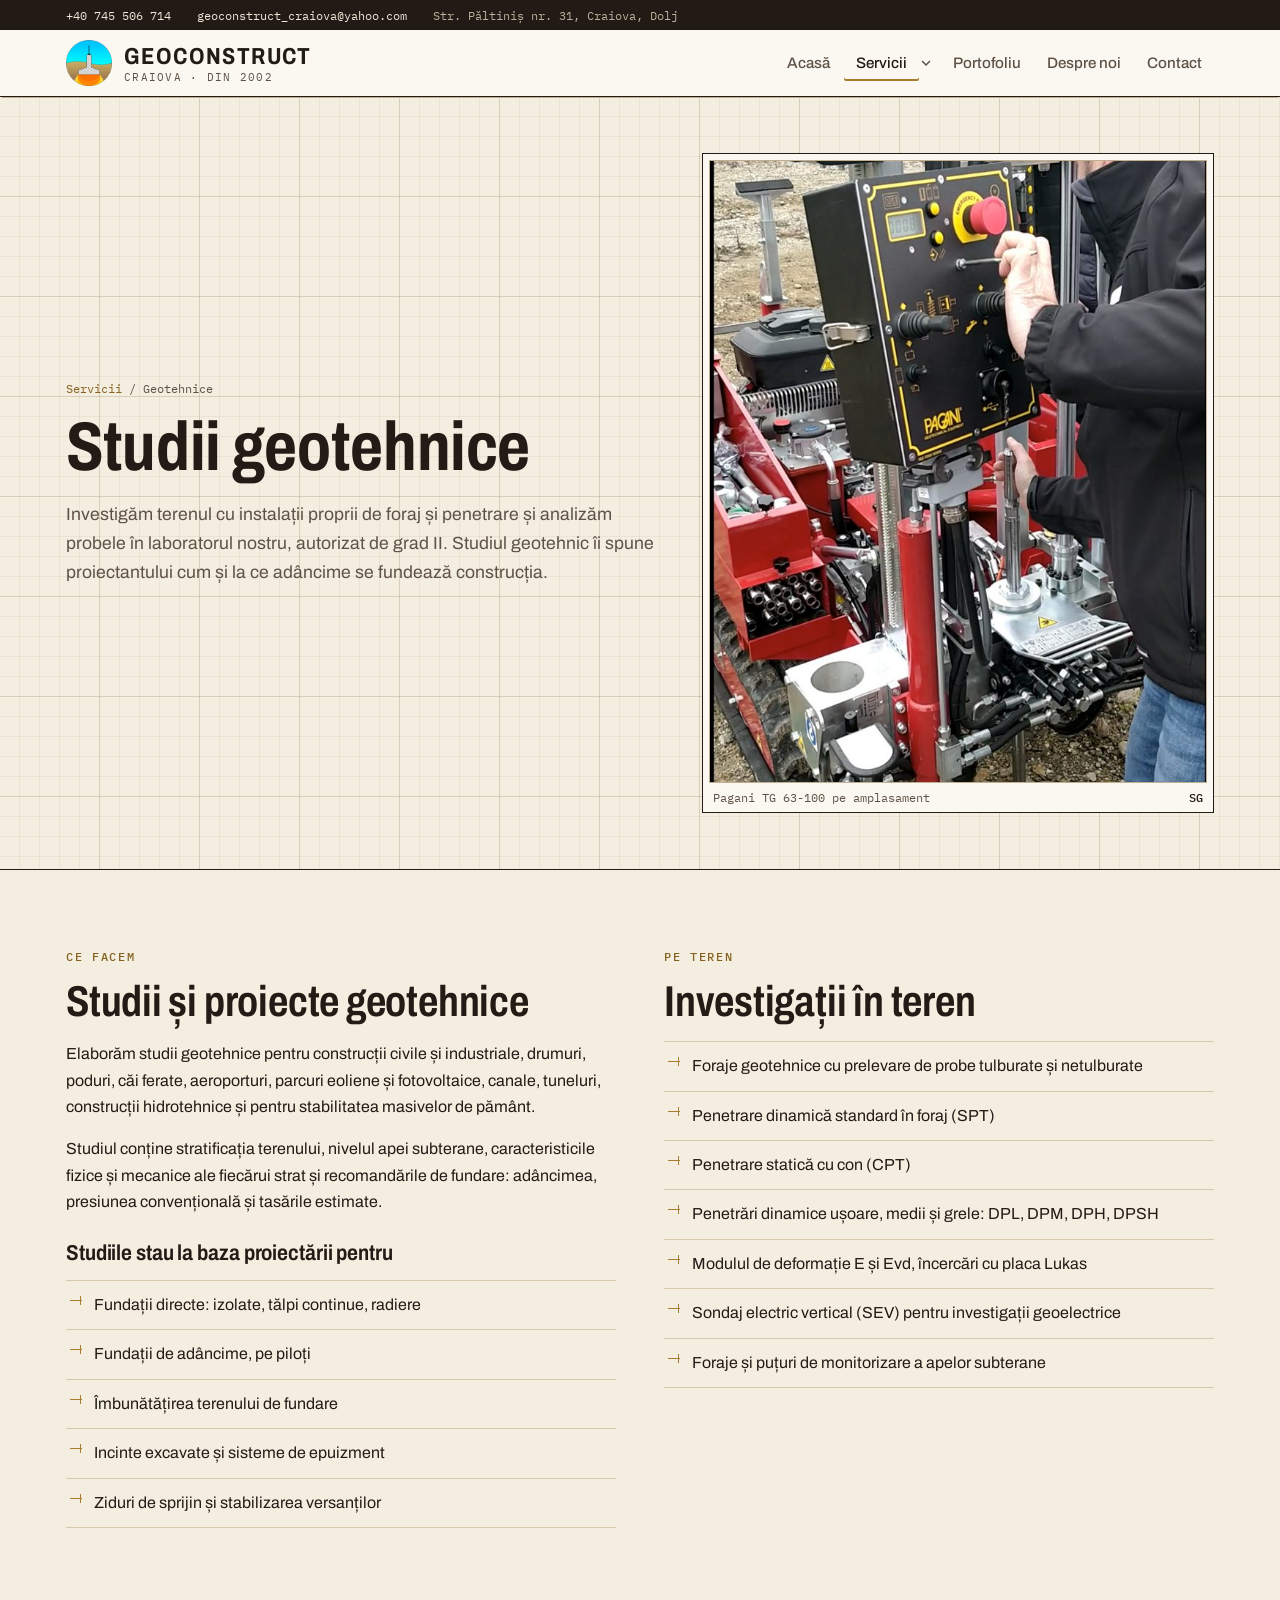
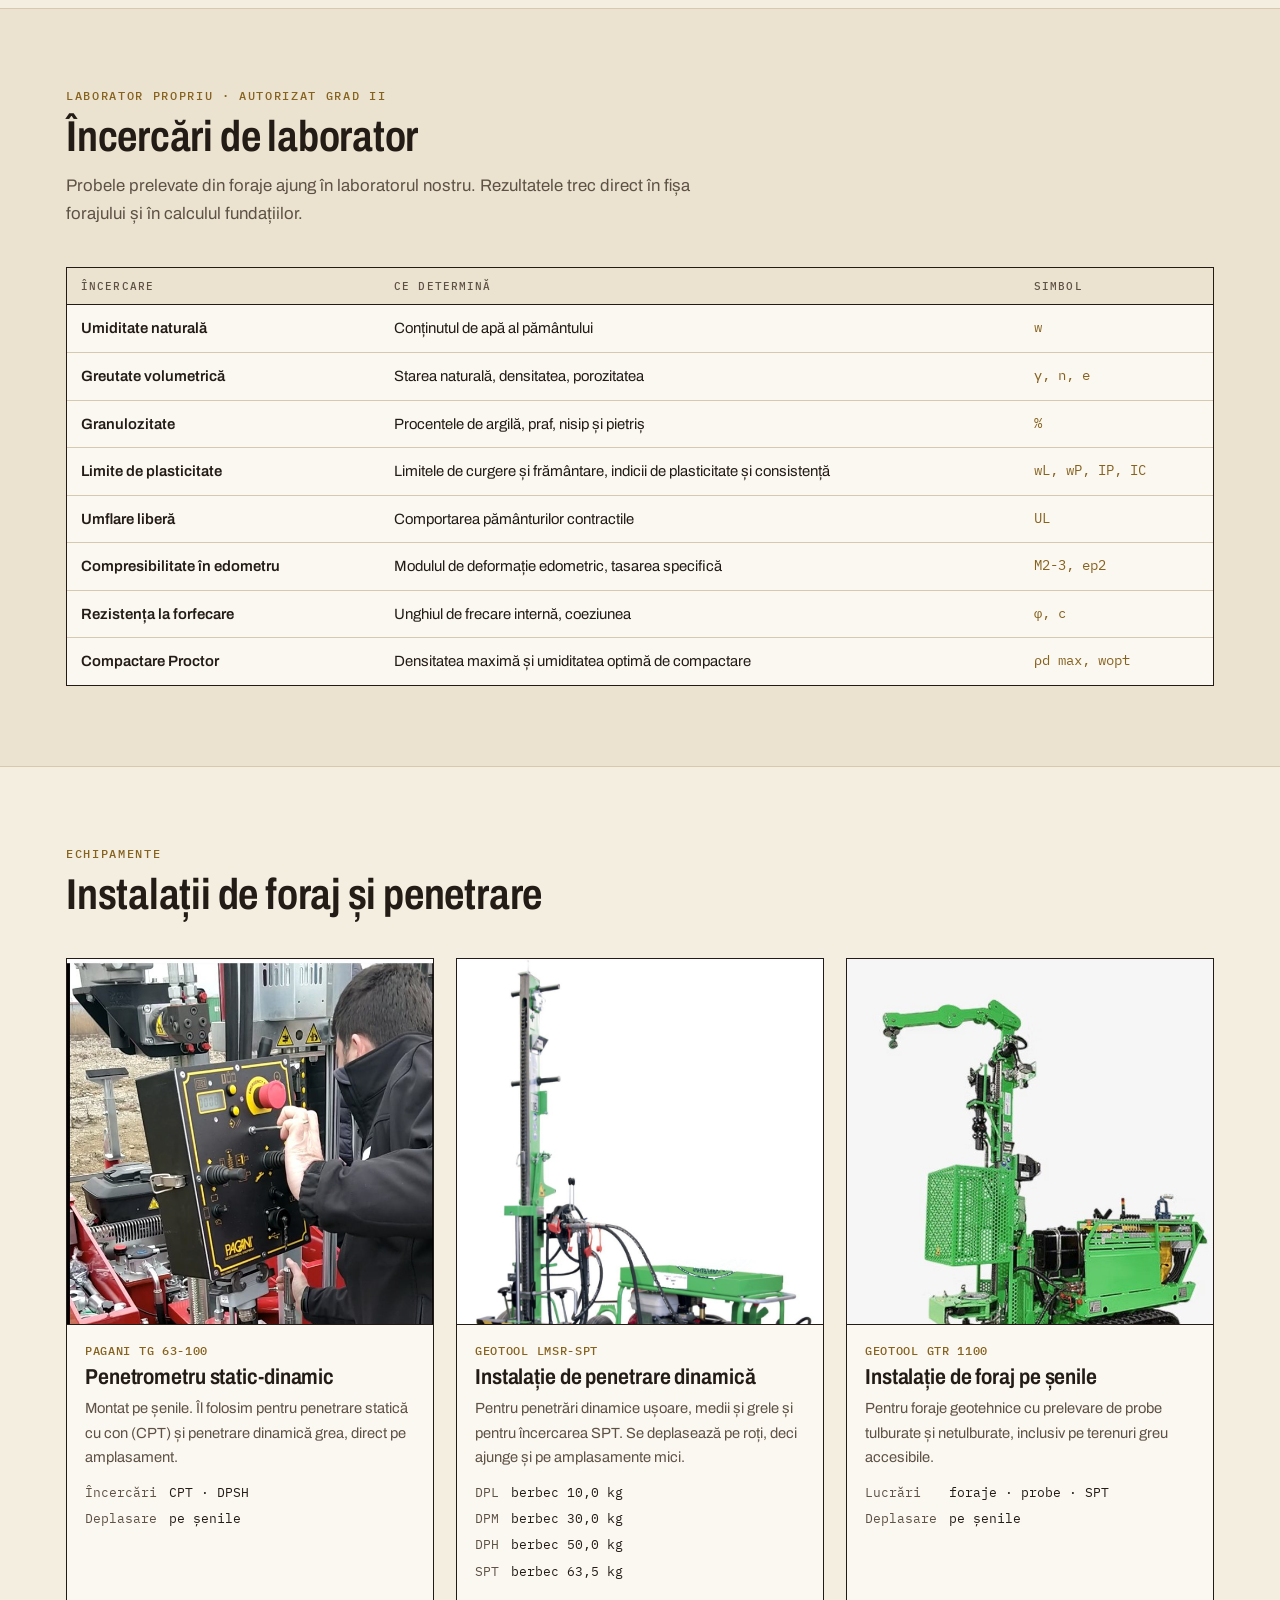
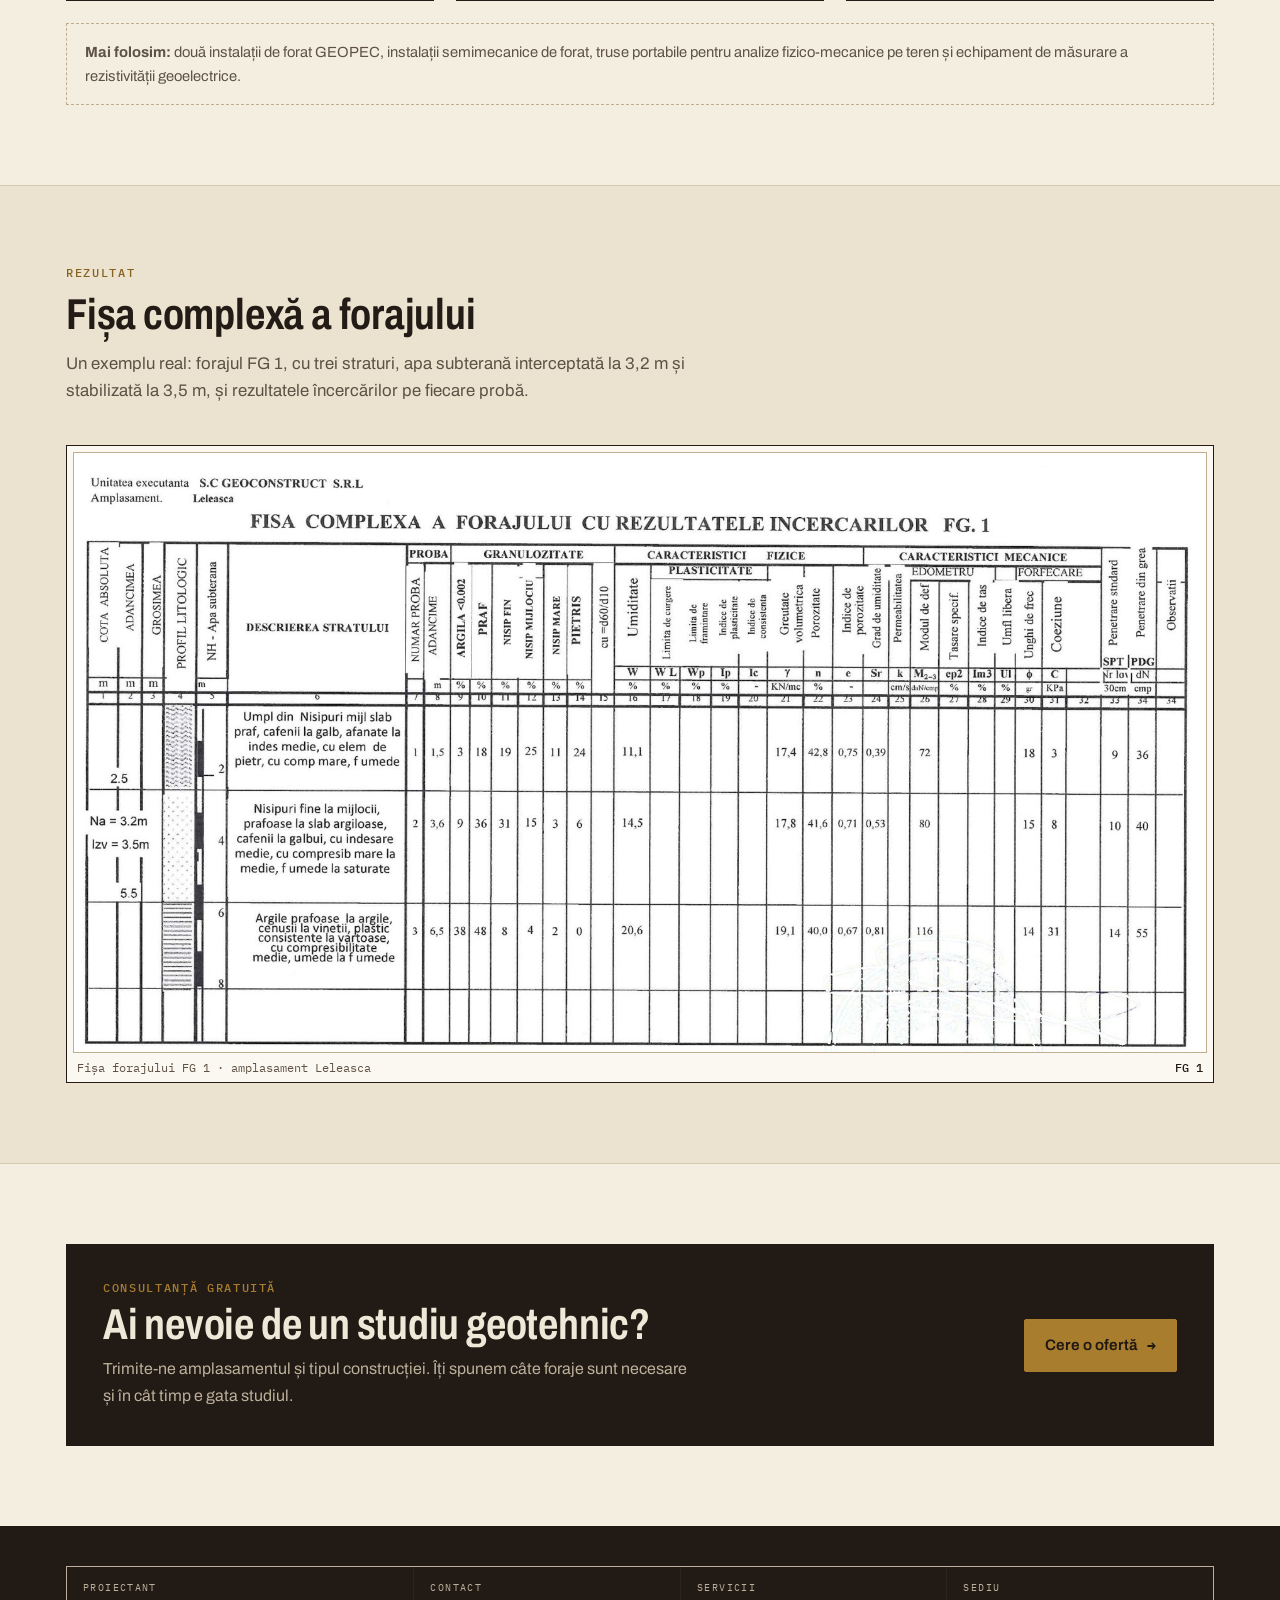
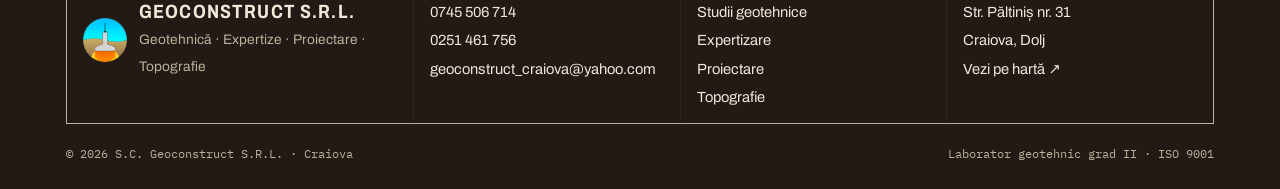
<file: geotehnice.html>
<!doctype html>
<html lang="ro">
<head>
<meta charset="utf-8">
<meta name="viewport" content="width=device-width, initial-scale=1">
<title>Studii geotehnice – Geoconstruct Craiova</title>
<meta name="description" content="Geoconstruct Craiova: studii geotehnice cu laborator propriu grad II, expertize și verificări tehnice A1 și Af, proiectare structurală și de infrastructură, ridicări topografice. Lucrăm în toată țara.">
<link rel="canonical" href="https://geoconstructcraiova.ro/geotehnice.html">
<link rel="icon" href="img/favicon.png" type="image/png">
<meta property="og:title" content="Studii geotehnice – Geoconstruct Craiova">
<meta property="og:description" content="Geoconstruct Craiova: studii geotehnice cu laborator propriu grad II, expertize și verificări tehnice A1 și Af, proiectare structurală și de infrastructură, ridicări topografice. Lucrăm în toată țara.">
<meta property="og:image" content="https://geoconstructcraiova.ro/img/proiecte/analiza-deplasari.jpg">
<meta property="og:locale" content="ro_RO">
<link rel="preconnect" href="https://fonts.googleapis.com">
<link rel="preconnect" href="https://fonts.gstatic.com" crossorigin>
<link rel="stylesheet" href="https://fonts.googleapis.com/css2?family=Archivo:wdth,wght@62..125,400..800&family=IBM+Plex+Mono:wght@400;500&display=swap">
<link rel="stylesheet" href="style.css">
</head>
<body>
<div class="strip"><div class="wrap">
  <a href="tel:+40745506714">+40 745 506 714</a>
  <a href="mailto:geoconstruct_craiova@yahoo.com">geoconstruct_craiova@yahoo.com</a>
  <span>Str. Păltiniș nr. 31, Craiova, Dolj</span>
</div></div>
<header class="site"><div class="wrap">
  <a class="brand" href="index.html"><img src="img/sigla.png" alt="" width="46" height="46"><span><b>Geoconstruct</b><small>Craiova · din 2002</small></span></a>
  <button class="menu-btn" id="menuBtn" aria-expanded="false" aria-controls="nav">Meniu</button>
  <nav class="main" id="nav" aria-label="Meniu principal">
    <a href="index.html">Acasă</a>
    <div class="has-sub"><a href="servicii.html" class="here">Servicii</a><button class="sub-toggle" aria-expanded="false" aria-label="Deschide submeniul Servicii"><svg viewBox="0 0 10 10" aria-hidden="true"><path d="M1 3l4 4 4-4" fill="none" stroke="currentColor" stroke-width="1.5"/></svg></button>
      <ul class="sub"><li><a href="geotehnice.html" aria-current="page"><span>SG</span>Geotehnice</a></li><li><a href="expertizare.html"><span>A1·Af</span>Expertizare</a></li><li><a href="proiectare.html"><span>PT</span>Proiectare</a></li><li><a href="topografie.html"><span>RT</span>Topografie</a></li></ul></div>
    <a href="portofoliu.html">Portofoliu</a>
    <a href="despre.html">Despre noi</a>
    <a href="contact.html">Contact</a>
  </nav>
</div></header>
<main>
<section class="band grid-paper"><div class="wrap">
  <div class="band-copy"><div class="crumbs"><a href="servicii.html">Servicii</a> / Geotehnice</div><h1>Studii geotehnice</h1><p>Investigăm terenul cu instalații proprii de foraj și penetrare și analizăm probele în laboratorul nostru, autorizat de grad II. Studiul geotehnic îi spune proiectantului cum și la ce adâncime se fundează construcția.</p></div>
  <figure class="plate tall"><img src="img/echipamente/pagani-tg63-100.jpg" alt="Penetrometrul Pagani TG 63-100 pe un amplasament" loading="lazy"><figcaption><span>Pagani TG 63-100 pe amplasament</span><b>SG</b></figcaption></figure>
</div></section>
<section class="sec"><div class="wrap two">
  <div class="prose">
    <span class="eyebrow">Ce facem</span><h2>Studii și proiecte geotehnice</h2>
    <p>Elaborăm studii geotehnice pentru construcții civile și industriale, drumuri, poduri, căi ferate, aeroporturi, parcuri eoliene și fotovoltaice, canale, tuneluri, construcții hidrotehnice și pentru stabilitatea masivelor de pământ.</p>
    <p>Studiul conține stratificația terenului, nivelul apei subterane, caracteristicile fizice și mecanice ale fiecărui strat și recomandările de fundare: adâncimea, presiunea convențională și tasările estimate.</p>
    <h3>Studiile stau la baza proiectării pentru</h3>
    <ul class="ticks"><li>Fundații directe: izolate, tălpi continue, radiere</li><li>Fundații de adâncime, pe piloți</li><li>Îmbunătățirea terenului de fundare</li><li>Incinte excavate și sisteme de epuizment</li><li>Ziduri de sprijin și stabilizarea versanților</li></ul>
  </div>
  <div class="prose">
    <span class="eyebrow">Pe teren</span><h2>Investigații în teren</h2>
    <ul class="ticks"><li>Foraje geotehnice cu prelevare de probe tulburate și netulburate</li><li>Penetrare dinamică standard în foraj (SPT)</li><li>Penetrare statică cu con (CPT)</li><li>Penetrări dinamice ușoare, medii și grele: DPL, DPM, DPH, DPSH</li><li>Modulul de deformație E și Evd, încercări cu placa Lukas</li><li>Sondaj electric vertical (SEV) pentru investigații geoelectrice</li><li>Foraje și puțuri de monitorizare a apelor subterane</li></ul>
  </div>
</div></section>

<section class="sec alt"><div class="wrap">
  <div class="sec-head"><span class="eyebrow">Laborator propriu · autorizat grad II</span><h2>Încercări de laborator</h2><p class="muted">Probele prelevate din foraje ajung în laboratorul nostru. Rezultatele trec direct în fișa forajului și în calculul fundațiilor.</p></div>
  <div class="table-wrap"><table class="spec">
    <thead><tr><th>Încercare</th><th>Ce determină</th><th>Simbol</th></tr></thead>
    <tbody>
      <tr><td>Umiditate naturală</td><td>Conținutul de apă al pământului</td><td class="mono">w</td></tr>
      <tr><td>Greutate volumetrică</td><td>Starea naturală, densitatea, porozitatea</td><td class="mono">γ, n, e</td></tr>
      <tr><td>Granulozitate</td><td>Procentele de argilă, praf, nisip și pietriș</td><td class="mono">%</td></tr>
      <tr><td>Limite de plasticitate</td><td>Limitele de curgere și frământare, indicii de plasticitate și consistență</td><td class="mono">wL, wP, IP, IC</td></tr>
      <tr><td>Umflare liberă</td><td>Comportarea pământurilor contractile</td><td class="mono">UL</td></tr>
      <tr><td>Compresibilitate în edometru</td><td>Modulul de deformație edometric, tasarea specifică</td><td class="mono">M2-3, ep2</td></tr>
      <tr><td>Rezistența la forfecare</td><td>Unghiul de frecare internă, coeziunea</td><td class="mono">φ, c</td></tr>
      <tr><td>Compactare Proctor</td><td>Densitatea maximă și umiditatea optimă de compactare</td><td class="mono">ρd max, wopt</td></tr>
    </tbody>
  </table></div>
</div></section>

<section class="sec"><div class="wrap">
  <div class="sec-head"><span class="eyebrow">Echipamente</span><h2>Instalații de foraj și penetrare</h2></div>
  <div class="equip">
    <article class="eq"><div class="ph fill"><img src="img/echipamente/pagani-tg63-100.jpg" alt="Penetrometrul Pagani TG 63-100 în timpul unei încercări" loading="lazy" style="object-position:50% 25%"></div><div class="body"><span class="model">PAGANI TG 63-100</span><h3>Penetrometru static-dinamic</h3><p>Montat pe șenile. Îl folosim pentru penetrare statică cu con (CPT) și penetrare dinamică grea, direct pe amplasament.</p><dl><dt>Încercări</dt><dd>CPT · DPSH</dd><dt>Deplasare</dt><dd>pe șenile</dd></dl></div></article>
    <article class="eq"><div class="ph"><img src="img/echipamente/geotool-lmsr-spt.jpg" alt="Instalația de penetrare dinamică Geotool LMSR-SPT" loading="lazy"></div><div class="body"><span class="model">GEOTOOL LMSR-SPT</span><h3>Instalație de penetrare dinamică</h3><p>Pentru penetrări dinamice ușoare, medii și grele și pentru încercarea SPT. Se deplasează pe roți, deci ajunge și pe amplasamente mici.</p><dl><dt>DPL</dt><dd>berbec 10,0 kg</dd><dt>DPM</dt><dd>berbec 30,0 kg</dd><dt>DPH</dt><dd>berbec 50,0 kg</dd><dt>SPT</dt><dd>berbec 63,5 kg</dd></dl></div></article>
    <article class="eq"><div class="ph"><img src="img/echipamente/geotool-gtr-1100.jpg" alt="Instalația de foraj pe șenile Geotool GTR 1100" loading="lazy"></div><div class="body"><span class="model">GEOTOOL GTR 1100</span><h3>Instalație de foraj pe șenile</h3><p>Pentru foraje geotehnice cu prelevare de probe tulburate și netulburate, inclusiv pe terenuri greu accesibile.</p><dl><dt>Lucrări</dt><dd>foraje · probe · SPT</dd><dt>Deplasare</dt><dd>pe șenile</dd></dl></div></article>
  </div>
  <div class="also"><b>Mai folosim:</b> două instalații de forat GEOPEC, instalații semimecanice de forat, truse portabile pentru analize fizico-mecanice pe teren și echipament de măsurare a rezistivității geoelectrice.</div>
</div></section>

<section class="sec alt"><div class="wrap">
  <div class="sec-head"><span class="eyebrow">Rezultat</span><h2>Fișa complexă a forajului</h2><p class="muted">Un exemplu real: forajul FG 1, cu trei straturi, apa subterană interceptată la 3,2 m și stabilizată la 3,5 m, și rezultatele încercărilor pe fiecare probă.</p></div>
  <div class="doc-wrap"><figure class="plate "><img src="img/documente/fisa-foraj.jpg" alt="Fișa complexă a forajului FG 1" loading="lazy" width="1800" height="952"><figcaption><span>Fișa forajului FG 1 · amplasament Leleasca</span><b>FG 1</b></figcaption></figure></div>
</div></section><section class="sec"><div class="wrap"><div class="cta">
  <div class="copyblock"><span class="eyebrow" style="color:var(--gold)">Consultanță gratuită</span><h2>Ai nevoie de un studiu geotehnic?</h2><p>Trimite-ne amplasamentul și tipul construcției. Îți spunem câte foraje sunt necesare și în cât timp e gata studiul.</p></div>
  <div class="btn-row"><a class="btn btn-primary" href="contact.html">Cere o ofertă <span class="arrow">→</span></a></div>
</div></div></section>
</main>
<footer><div class="wrap">
  <div class="tblock">
    <div><small>Proiectant</small><div class="firm"><img src="img/sigla.png" alt="" width="44" height="44"><div><b>Geoconstruct S.R.L.</b><br><span class="muted" style="color:var(--on-dark-2);font-size:.86rem">Geotehnică · Expertize · Proiectare · Topografie</span></div></div></div>
    <div><small>Contact</small><ul><li><a href="tel:+40745506714">0745 506 714</a></li><li><a href="tel:+40251461756">0251 461 756</a></li><li><a href="mailto:geoconstruct_craiova@yahoo.com">geoconstruct_craiova@yahoo.com</a></li></ul></div>
    <div><small>Servicii</small><ul><li><a href="geotehnice.html">Studii geotehnice</a></li><li><a href="expertizare.html">Expertizare</a></li><li><a href="proiectare.html">Proiectare</a></li><li><a href="topografie.html">Topografie</a></li></ul></div>
    <div><small>Sediu</small><ul><li>Str. Păltiniș nr. 31</li><li>Craiova, Dolj</li><li><a href="https://maps.app.goo.gl/gsiWmRmgekqbg65XA" target="_blank" rel="noopener">Vezi pe hartă ↗</a></li></ul></div>
  </div>
  <div class="fine"><span>© <span class="yearnow">2026</span> S.C. Geoconstruct S.R.L. · Craiova</span><span>Laborator geotehnic grad II · ISO 9001</span></div>
</div></footer>
<dialog id="lb" aria-label="Imagine mărită"><button class="lb-close" id="lbClose">Închide ✕</button><img id="lbImg" alt=""><p id="lbCap"></p></dialog>
<script src="script.js"></script>
</body>
</html>
</file>
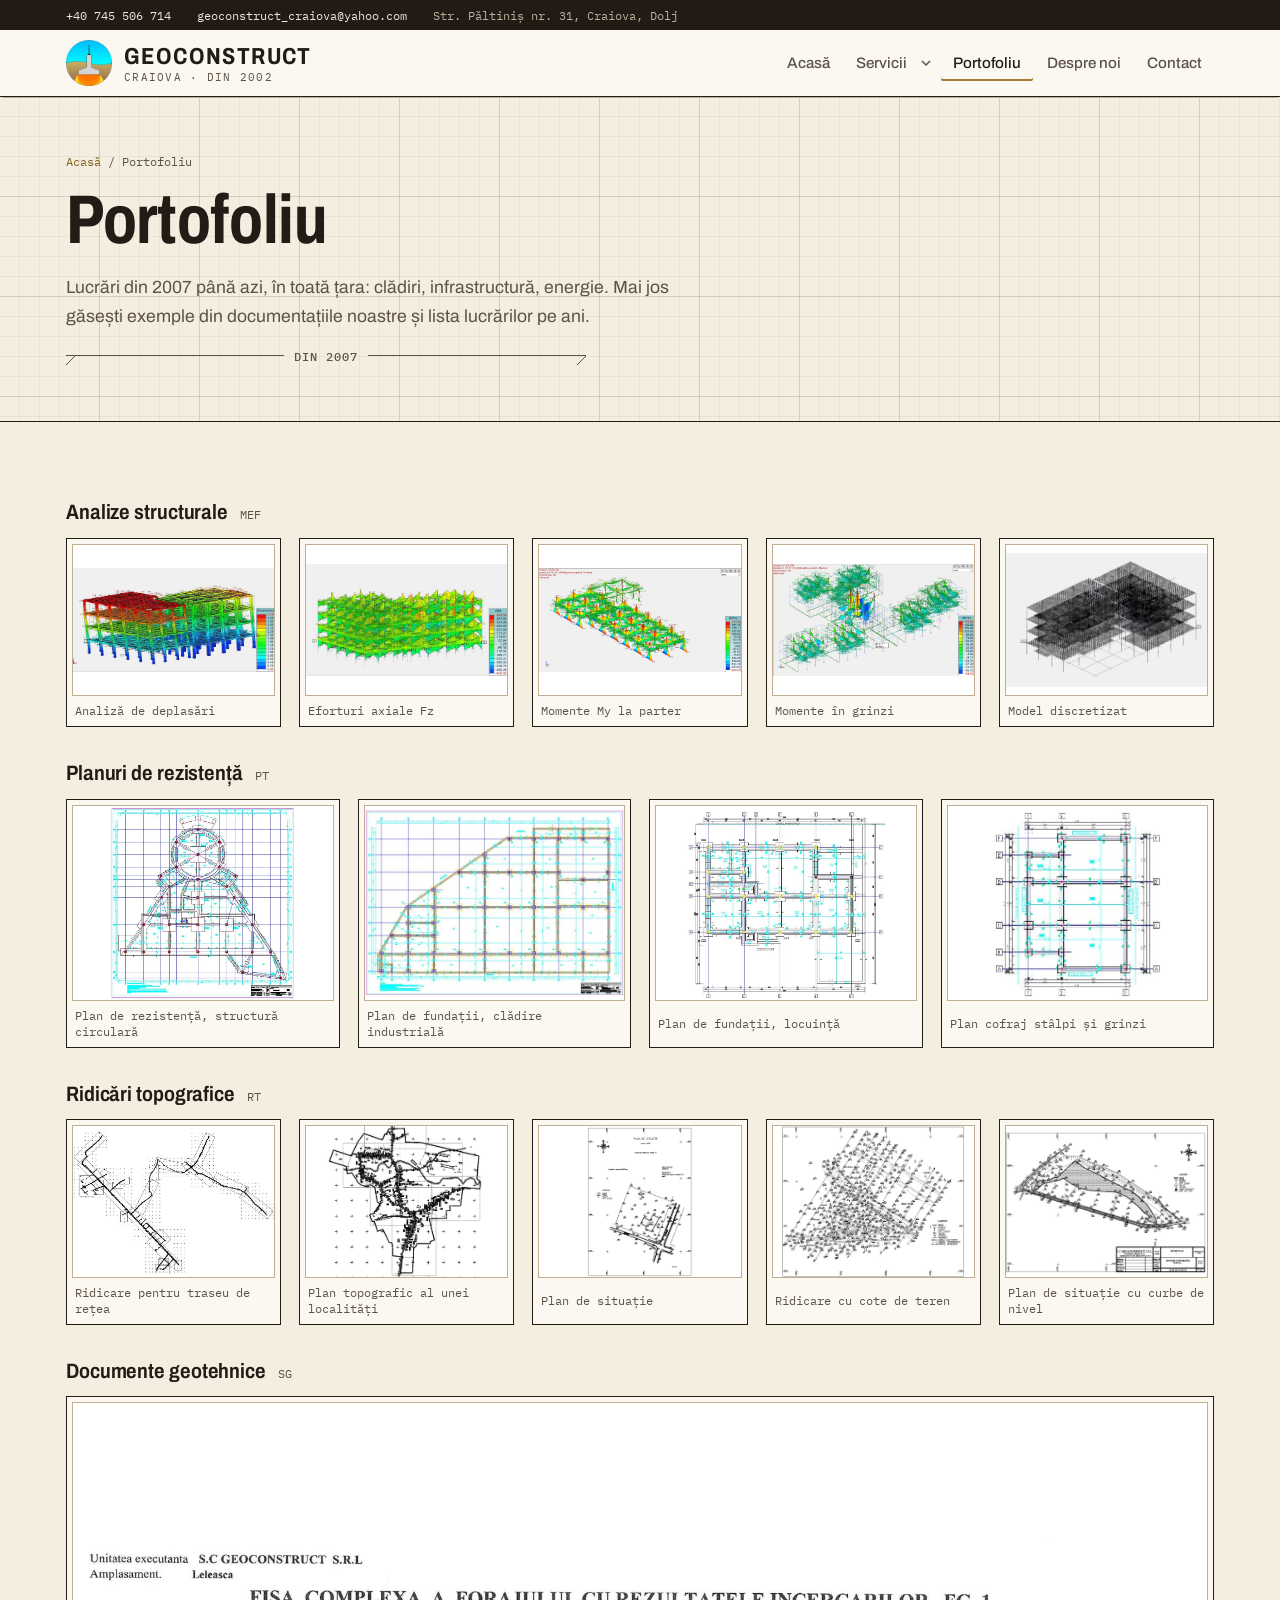
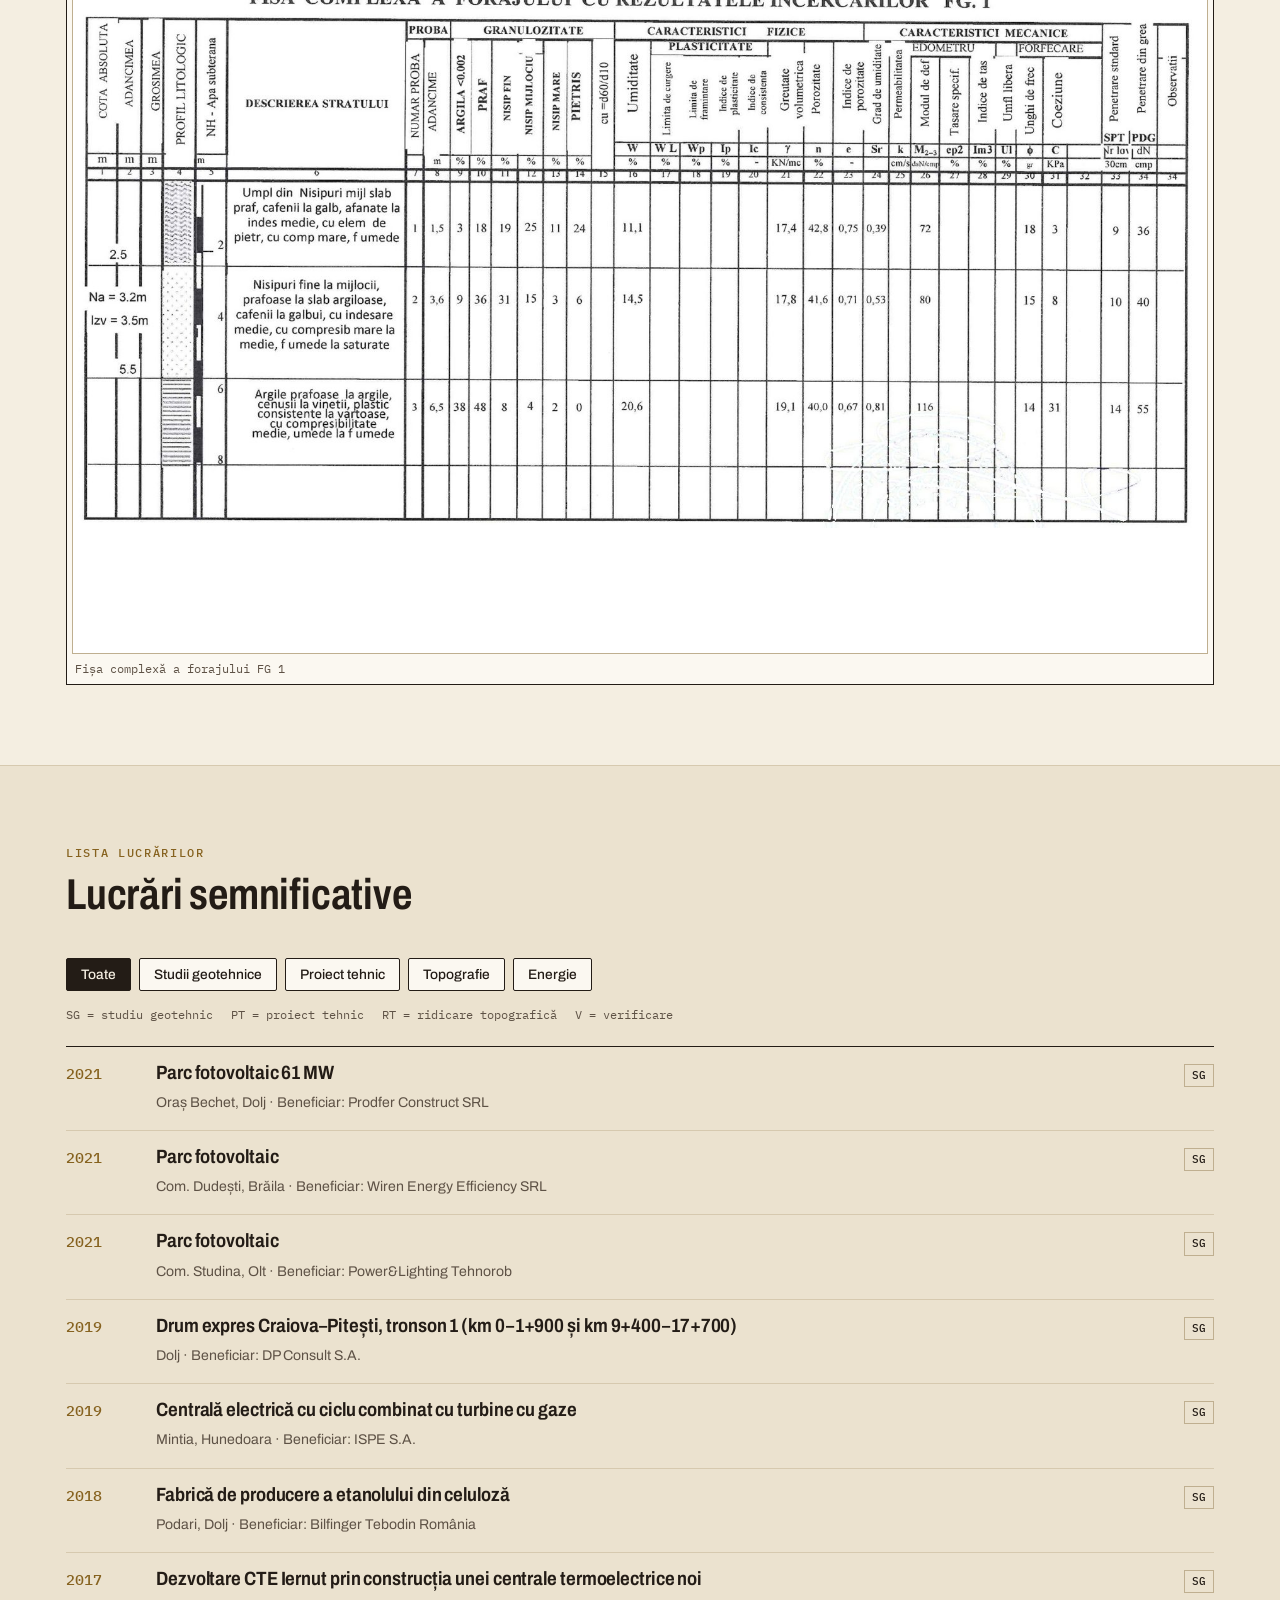
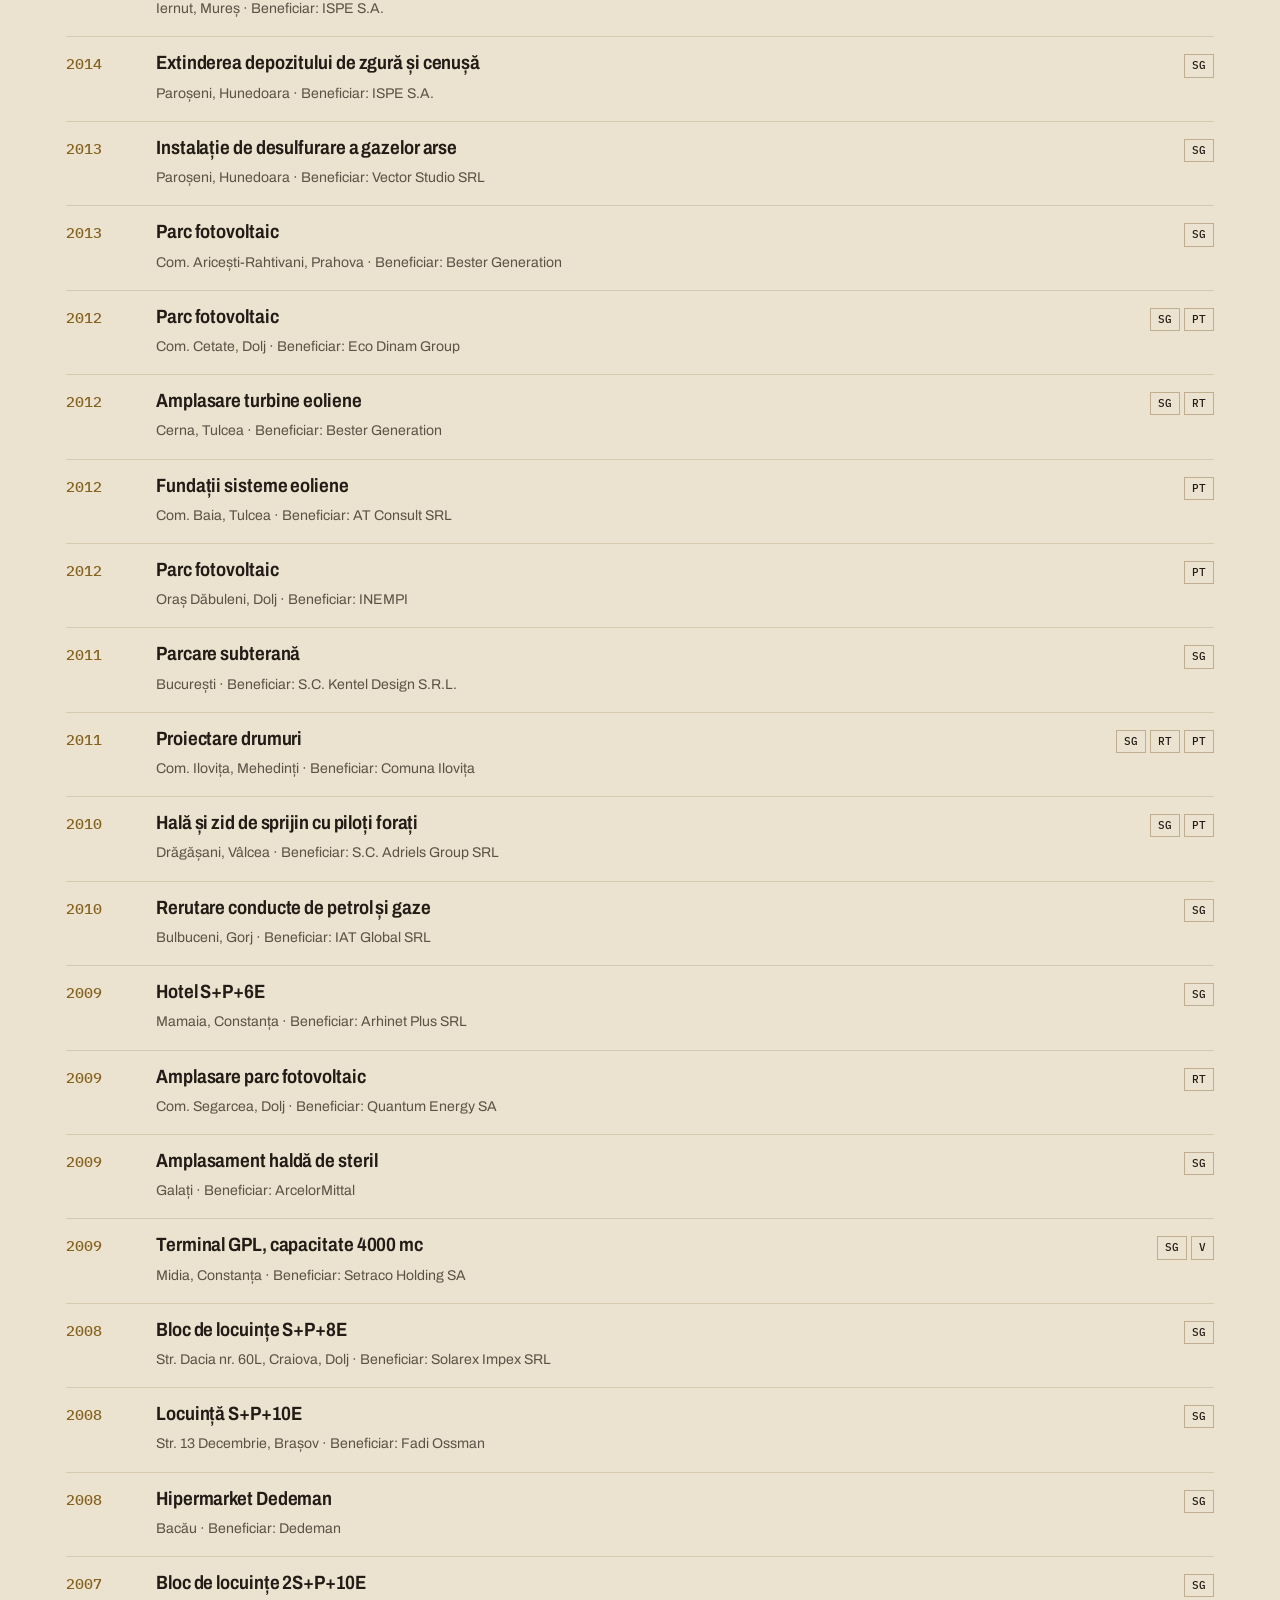
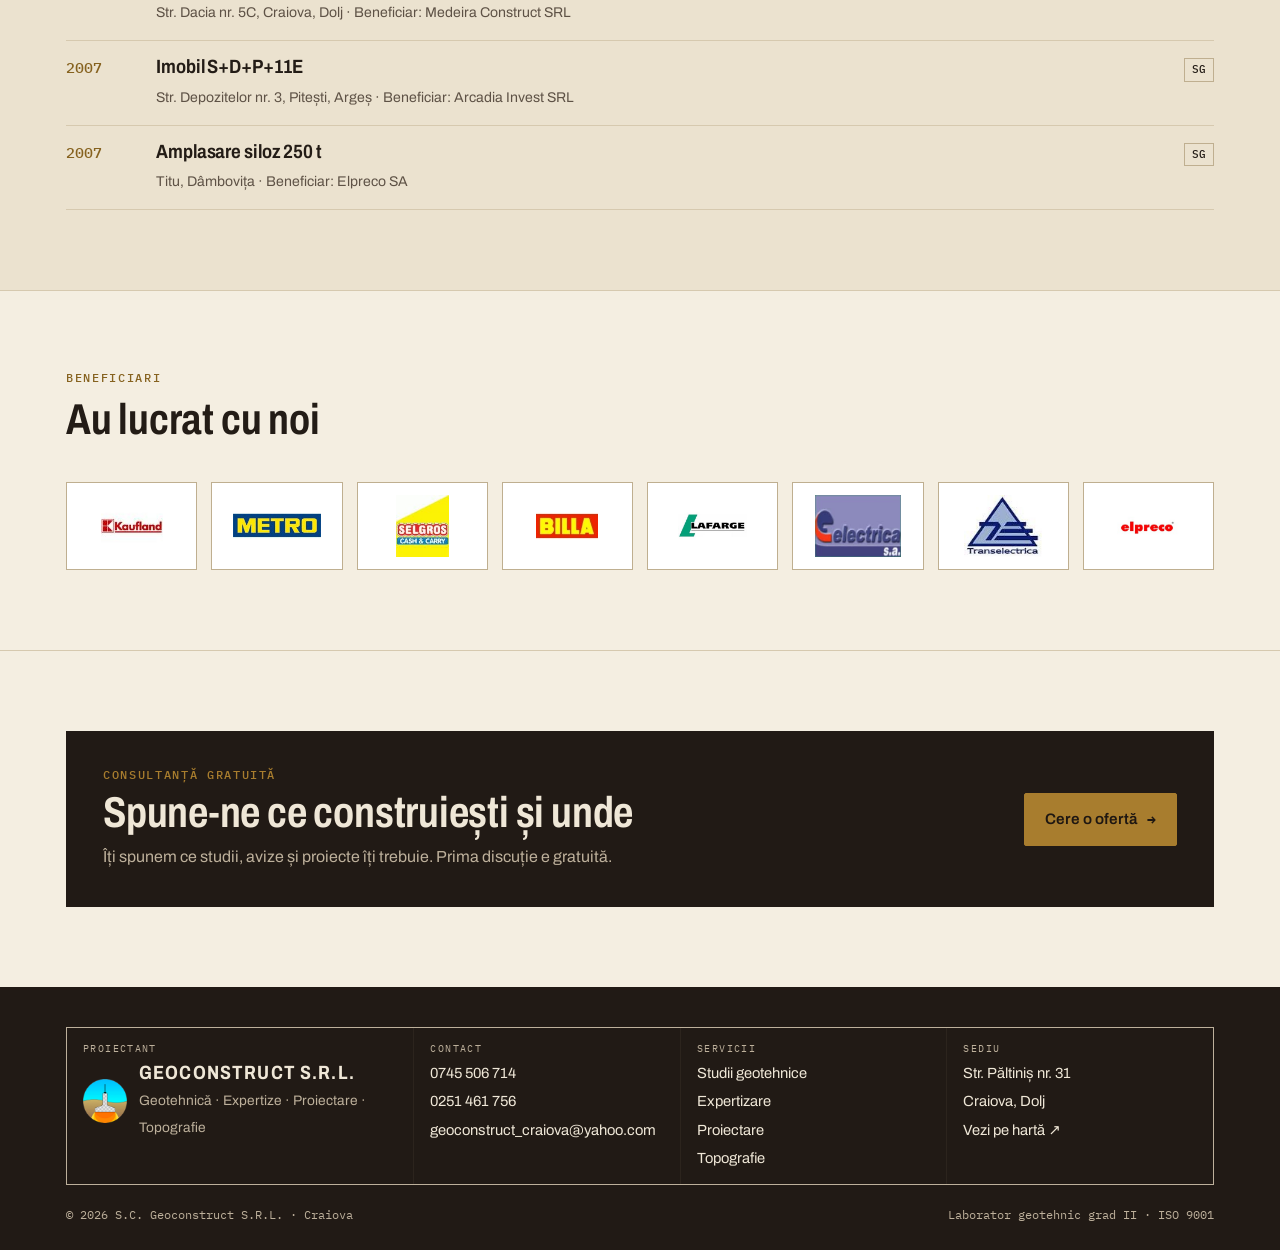
<file: portofoliu.html>
<!doctype html>
<html lang="ro">
<head>
<meta charset="utf-8">
<meta name="viewport" content="width=device-width, initial-scale=1">
<title>Portofoliu – Geoconstruct Craiova</title>
<meta name="description" content="Geoconstruct Craiova: studii geotehnice cu laborator propriu grad II, expertize și verificări tehnice A1 și Af, proiectare structurală și de infrastructură, ridicări topografice. Lucrăm în toată țara.">
<link rel="canonical" href="https://geoconstructcraiova.ro/portofoliu.html">
<link rel="icon" href="img/favicon.png" type="image/png">
<meta property="og:title" content="Portofoliu – Geoconstruct Craiova">
<meta property="og:description" content="Geoconstruct Craiova: studii geotehnice cu laborator propriu grad II, expertize și verificări tehnice A1 și Af, proiectare structurală și de infrastructură, ridicări topografice. Lucrăm în toată țara.">
<meta property="og:image" content="https://geoconstructcraiova.ro/img/proiecte/analiza-deplasari.jpg">
<meta property="og:locale" content="ro_RO">
<link rel="preconnect" href="https://fonts.googleapis.com">
<link rel="preconnect" href="https://fonts.gstatic.com" crossorigin>
<link rel="stylesheet" href="https://fonts.googleapis.com/css2?family=Archivo:wdth,wght@62..125,400..800&family=IBM+Plex+Mono:wght@400;500&display=swap">
<link rel="stylesheet" href="style.css">
</head>
<body>
<div class="strip"><div class="wrap">
  <a href="tel:+40745506714">+40 745 506 714</a>
  <a href="mailto:geoconstruct_craiova@yahoo.com">geoconstruct_craiova@yahoo.com</a>
  <span>Str. Păltiniș nr. 31, Craiova, Dolj</span>
</div></div>
<header class="site"><div class="wrap">
  <a class="brand" href="index.html"><img src="img/sigla.png" alt="" width="46" height="46"><span><b>Geoconstruct</b><small>Craiova · din 2002</small></span></a>
  <button class="menu-btn" id="menuBtn" aria-expanded="false" aria-controls="nav">Meniu</button>
  <nav class="main" id="nav" aria-label="Meniu principal">
    <a href="index.html">Acasă</a>
    <div class="has-sub"><a href="servicii.html">Servicii</a><button class="sub-toggle" aria-expanded="false" aria-label="Deschide submeniul Servicii"><svg viewBox="0 0 10 10" aria-hidden="true"><path d="M1 3l4 4 4-4" fill="none" stroke="currentColor" stroke-width="1.5"/></svg></button>
      <ul class="sub"><li><a href="geotehnice.html"><span>SG</span>Geotehnice</a></li><li><a href="expertizare.html"><span>A1·Af</span>Expertizare</a></li><li><a href="proiectare.html"><span>PT</span>Proiectare</a></li><li><a href="topografie.html"><span>RT</span>Topografie</a></li></ul></div>
    <a href="portofoliu.html" aria-current="page">Portofoliu</a>
    <a href="despre.html">Despre noi</a>
    <a href="contact.html">Contact</a>
  </nav>
</div></header>
<main>
<section class="band grid-paper solo"><div class="wrap">
  <div class="band-copy"><div class="crumbs"><a href="index.html">Acasă</a> / Portofoliu</div><h1>Portofoliu</h1><p>Lucrări din 2007 până azi, în toată țara: clădiri, infrastructură, energie. Mai jos găsești exemple din documentațiile noastre și lista lucrărilor pe ani.</p><div class="dim">DIN 2007</div></div>
  
</div></section>
<section class="sec"><div class="wrap">
  <h3 class="gal-title">Analize structurale <span>MEF</span></h3>
  <div class="gal"><a class="g-item" href="img/proiecte/analiza-deplasari.jpg" data-cap="Analiză de deplasări"><img src="img/proiecte/analiza-deplasari.jpg" alt="Analiză de deplasări" loading="lazy"><span>Analiză de deplasări</span></a><a class="g-item" href="img/proiecte/eforturi-fz.jpg" data-cap="Eforturi axiale Fz"><img src="img/proiecte/eforturi-fz.jpg" alt="Eforturi axiale Fz" loading="lazy"><span>Eforturi axiale Fz</span></a><a class="g-item" href="img/proiecte/momente-parter.jpg" data-cap="Momente My la parter"><img src="img/proiecte/momente-parter.jpg" alt="Momente My la parter" loading="lazy"><span>Momente My la parter</span></a><a class="g-item" href="img/proiecte/momente-grinzi.jpg" data-cap="Momente în grinzi"><img src="img/proiecte/momente-grinzi.jpg" alt="Momente în grinzi" loading="lazy"><span>Momente în grinzi</span></a><a class="g-item" href="img/proiecte/model-discretizare.jpg" data-cap="Model discretizat"><img src="img/proiecte/model-discretizare.jpg" alt="Model discretizat" loading="lazy"><span>Model discretizat</span></a></div>
  <h3 class="gal-title">Planuri de rezistență <span>PT</span></h3>
  <div class="gal"><a class="g-item" href="img/proiecte/plan-rezistenta-1.jpg" data-cap="Plan de rezistență, structură circulară"><img src="img/proiecte/plan-rezistenta-1.jpg" alt="Plan de rezistență, structură circulară" loading="lazy"><span>Plan de rezistență, structură circulară</span></a><a class="g-item" href="img/proiecte/plan-rezistenta-2.jpg" data-cap="Plan de fundații, clădire industrială"><img src="img/proiecte/plan-rezistenta-2.jpg" alt="Plan de fundații, clădire industrială" loading="lazy"><span>Plan de fundații, clădire industrială</span></a><a class="g-item" href="img/proiecte/plan-rezistenta-3.jpg" data-cap="Plan de fundații, locuință"><img src="img/proiecte/plan-rezistenta-3.jpg" alt="Plan de fundații, locuință" loading="lazy"><span>Plan de fundații, locuință</span></a><a class="g-item" href="img/proiecte/plan-rezistenta-4.jpg" data-cap="Plan cofraj stâlpi și grinzi"><img src="img/proiecte/plan-rezistenta-4.jpg" alt="Plan cofraj stâlpi și grinzi" loading="lazy"><span>Plan cofraj stâlpi și grinzi</span></a></div>
  <h3 class="gal-title">Ridicări topografice <span>RT</span></h3>
  <div class="gal"><a class="g-item" href="img/proiecte/plan-topo-1.jpg" data-cap="Ridicare pentru traseu de rețea"><img src="img/proiecte/plan-topo-1.jpg" alt="Ridicare pentru traseu de rețea" loading="lazy"><span>Ridicare pentru traseu de rețea</span></a><a class="g-item" href="img/proiecte/plan-topo-2.jpg" data-cap="Plan topografic al unei localități"><img src="img/proiecte/plan-topo-2.jpg" alt="Plan topografic al unei localități" loading="lazy"><span>Plan topografic al unei localități</span></a><a class="g-item" href="img/proiecte/plan-topo-3.jpg" data-cap="Plan de situație"><img src="img/proiecte/plan-topo-3.jpg" alt="Plan de situație" loading="lazy"><span>Plan de situație</span></a><a class="g-item" href="img/proiecte/plan-topo-4.jpg" data-cap="Ridicare cu cote de teren"><img src="img/proiecte/plan-topo-4.jpg" alt="Ridicare cu cote de teren" loading="lazy"><span>Ridicare cu cote de teren</span></a><a class="g-item" href="img/proiecte/plan-topo-5.jpg" data-cap="Plan de situație cu curbe de nivel"><img src="img/proiecte/plan-topo-5.jpg" alt="Plan de situație cu curbe de nivel" loading="lazy"><span>Plan de situație cu curbe de nivel</span></a></div>
  <h3 class="gal-title">Documente geotehnice <span>SG</span></h3>
  <div class="gal"><a class="g-item" href="img/documente/fisa-foraj.jpg" data-cap="Fișa complexă a forajului FG 1"><img src="img/documente/fisa-foraj.jpg" alt="Fișa complexă a forajului FG 1" loading="lazy"><span>Fișa complexă a forajului FG 1</span></a></div>
</div></section>
<section class="sec alt"><div class="wrap">
  <div class="sec-head"><span class="eyebrow">Lista lucrărilor</span><h2>Lucrări semnificative</h2></div>
  <div class="filters" id="filters" role="group" aria-label="Filtrează după fază">
    <button data-f="all" aria-pressed="true">Toate</button><button data-f="SG" aria-pressed="false">Studii geotehnice</button><button data-f="PT" aria-pressed="false">Proiect tehnic</button><button data-f="RT" aria-pressed="false">Topografie</button><button data-f="energie" aria-pressed="false">Energie</button>
  </div>
  <div class="legend"><span>SG = studiu geotehnic</span><span>PT = proiect tehnic</span><span>RT = ridicare topografică</span><span>V = verificare</span></div>
  <div id="projects"></div>
</div></section>
<section class="sec"><div class="wrap">
  <div class="sec-head"><span class="eyebrow">Beneficiari</span><h2>Au lucrat cu noi</h2></div>
  <div class="logos"><span class="logo"><img src="img/clienti/kaufland.jpg" alt="Kaufland" loading="lazy"></span><span class="logo"><img src="img/clienti/metro.jpg" alt="Metro" loading="lazy"></span><span class="logo"><img src="img/clienti/selgros.jpg" alt="Selgros" loading="lazy"></span><span class="logo"><img src="img/clienti/billa.jpg" alt="Billa" loading="lazy"></span><span class="logo"><img src="img/clienti/lafarge.jpg" alt="Lafarge" loading="lazy"></span><span class="logo"><img src="img/clienti/electrica.jpg" alt="Electrica" loading="lazy"></span><span class="logo"><img src="img/clienti/transelectrica.jpg" alt="Transelectrica" loading="lazy"></span><span class="logo"><img src="img/clienti/elpreco.jpg" alt="Elpreco" loading="lazy"></span></div>
</div></section><section class="sec"><div class="wrap"><div class="cta">
  <div class="copyblock"><span class="eyebrow" style="color:var(--gold)">Consultanță gratuită</span><h2>Spune-ne ce construiești și unde</h2><p>Îți spunem ce studii, avize și proiecte îți trebuie. Prima discuție e gratuită.</p></div>
  <div class="btn-row"><a class="btn btn-primary" href="contact.html">Cere o ofertă <span class="arrow">→</span></a></div>
</div></div></section>
</main>
<footer><div class="wrap">
  <div class="tblock">
    <div><small>Proiectant</small><div class="firm"><img src="img/sigla.png" alt="" width="44" height="44"><div><b>Geoconstruct S.R.L.</b><br><span class="muted" style="color:var(--on-dark-2);font-size:.86rem">Geotehnică · Expertize · Proiectare · Topografie</span></div></div></div>
    <div><small>Contact</small><ul><li><a href="tel:+40745506714">0745 506 714</a></li><li><a href="tel:+40251461756">0251 461 756</a></li><li><a href="mailto:geoconstruct_craiova@yahoo.com">geoconstruct_craiova@yahoo.com</a></li></ul></div>
    <div><small>Servicii</small><ul><li><a href="geotehnice.html">Studii geotehnice</a></li><li><a href="expertizare.html">Expertizare</a></li><li><a href="proiectare.html">Proiectare</a></li><li><a href="topografie.html">Topografie</a></li></ul></div>
    <div><small>Sediu</small><ul><li>Str. Păltiniș nr. 31</li><li>Craiova, Dolj</li><li><a href="https://maps.app.goo.gl/gsiWmRmgekqbg65XA" target="_blank" rel="noopener">Vezi pe hartă ↗</a></li></ul></div>
  </div>
  <div class="fine"><span>© <span class="yearnow">2026</span> S.C. Geoconstruct S.R.L. · Craiova</span><span>Laborator geotehnic grad II · ISO 9001</span></div>
</div></footer>
<dialog id="lb" aria-label="Imagine mărită"><button class="lb-close" id="lbClose">Închide ✕</button><img id="lbImg" alt=""><p id="lbCap"></p></dialog>
<script src="script.js"></script>
</body>
</html>
</file>
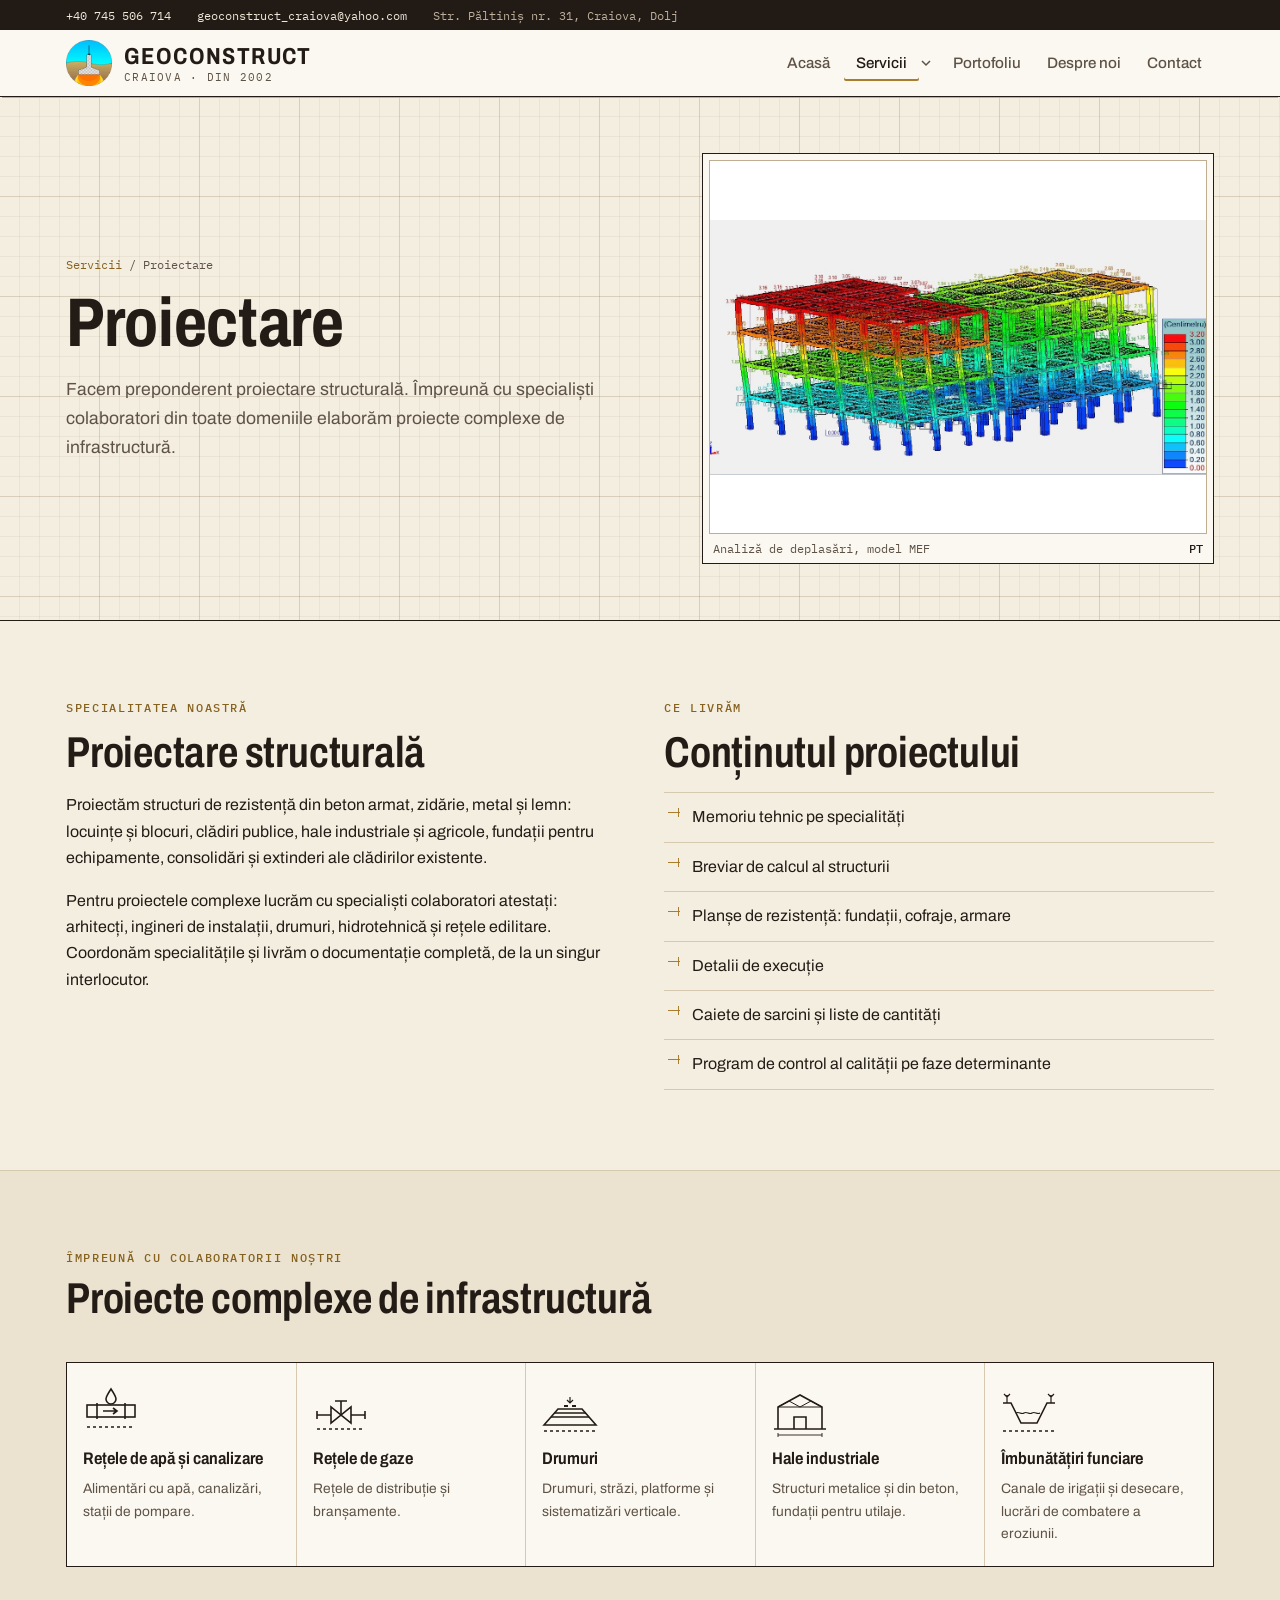
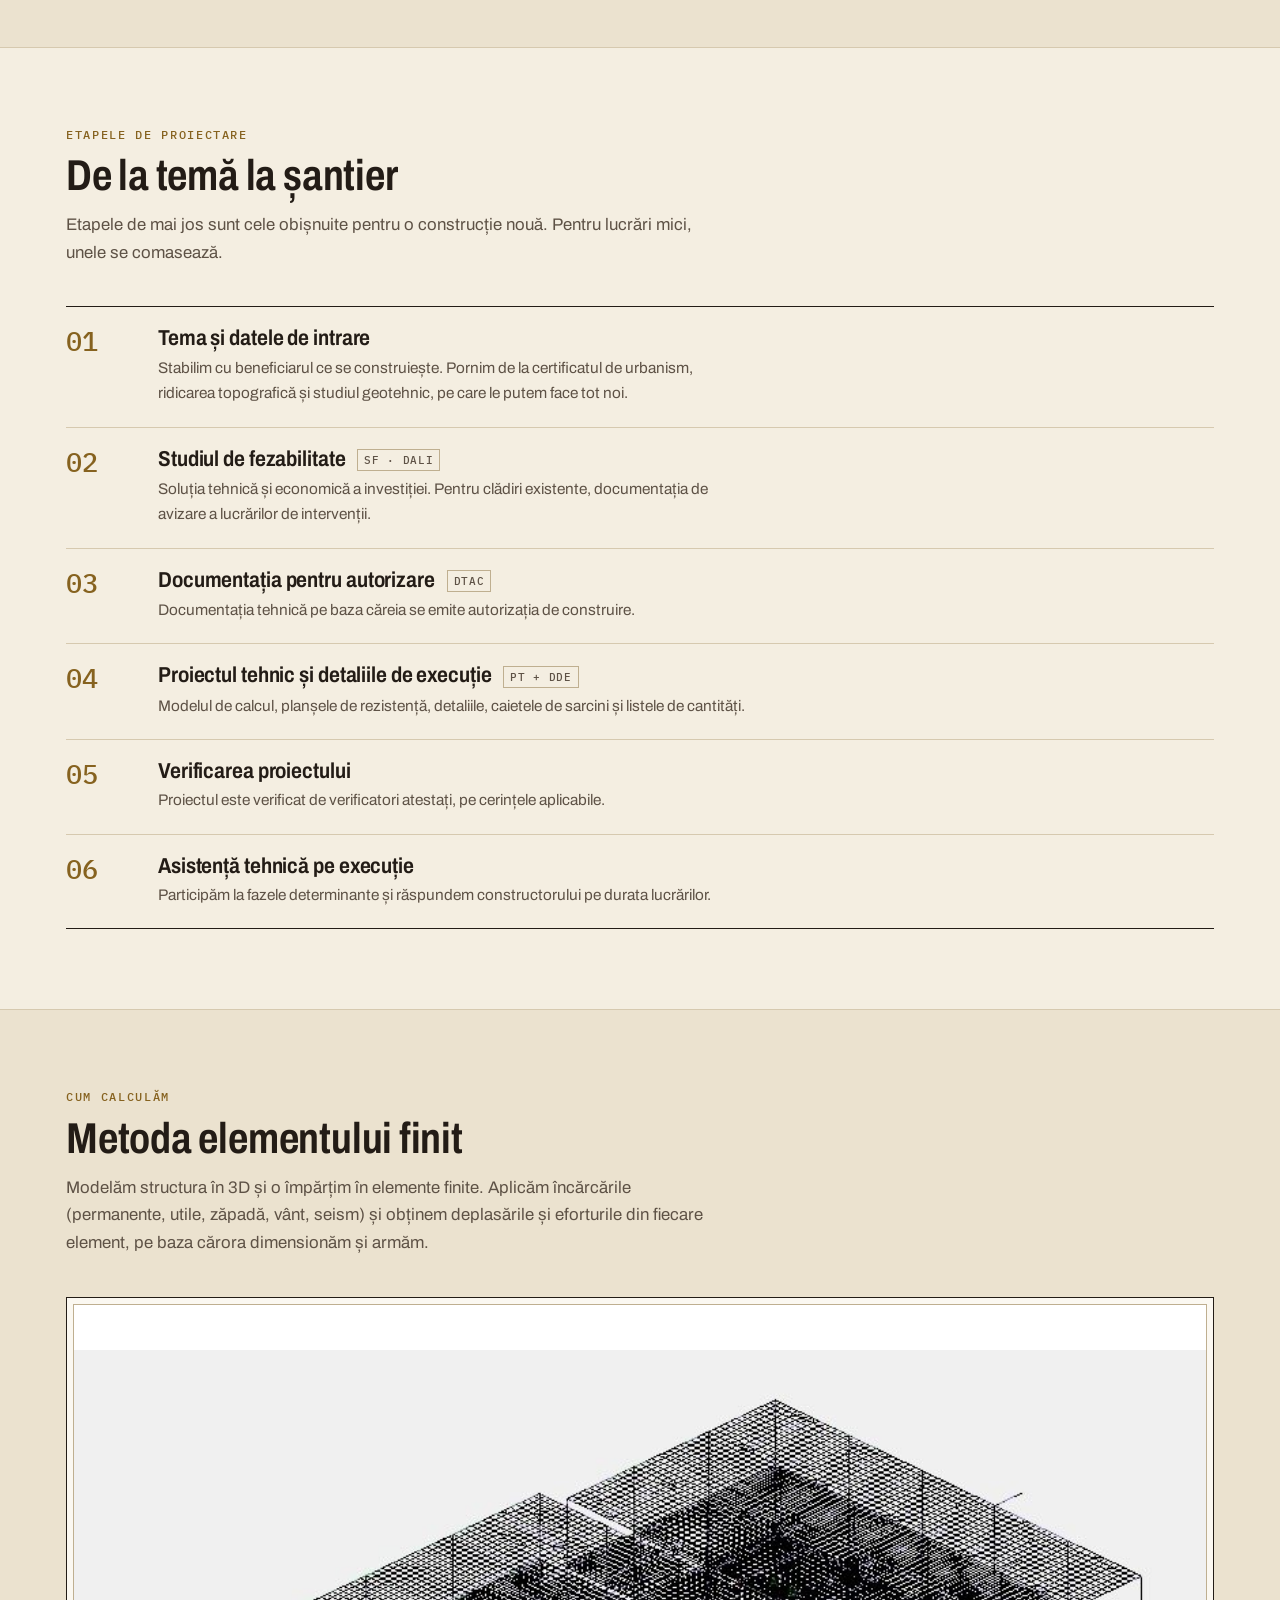
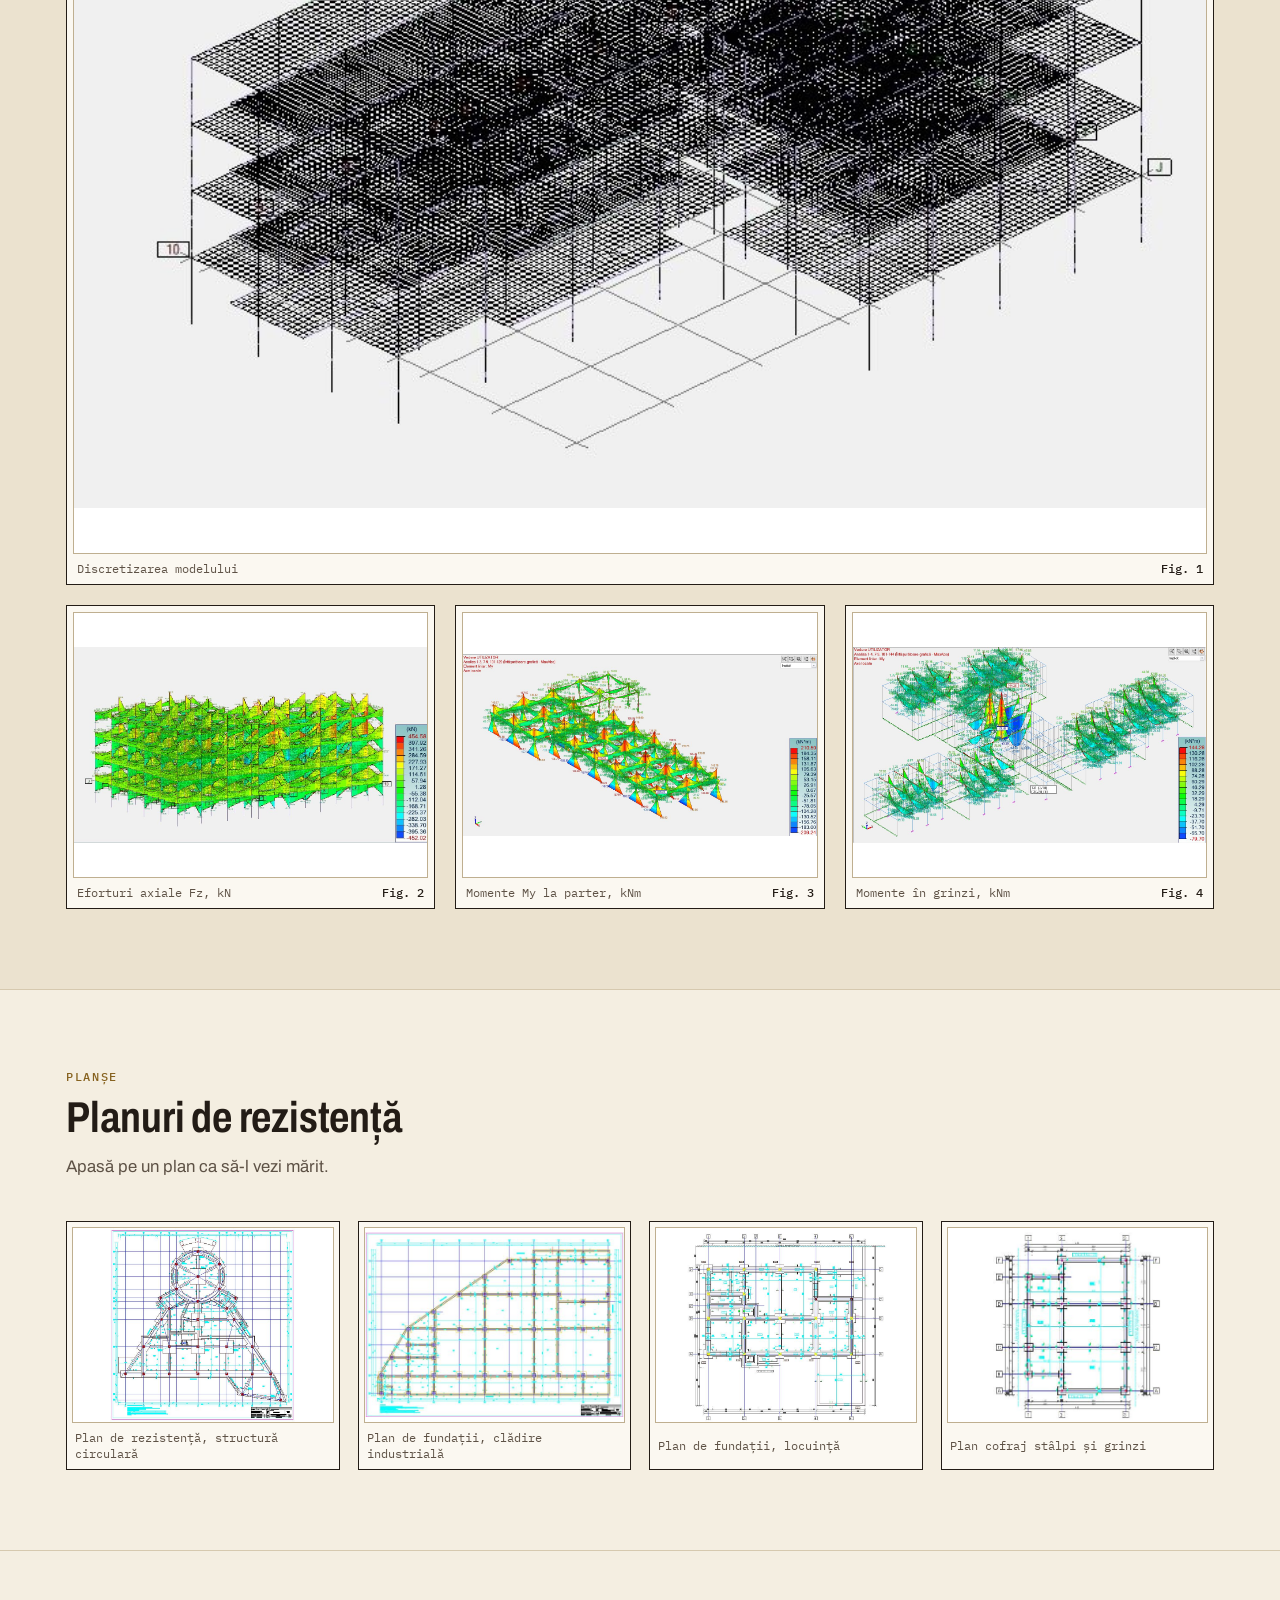
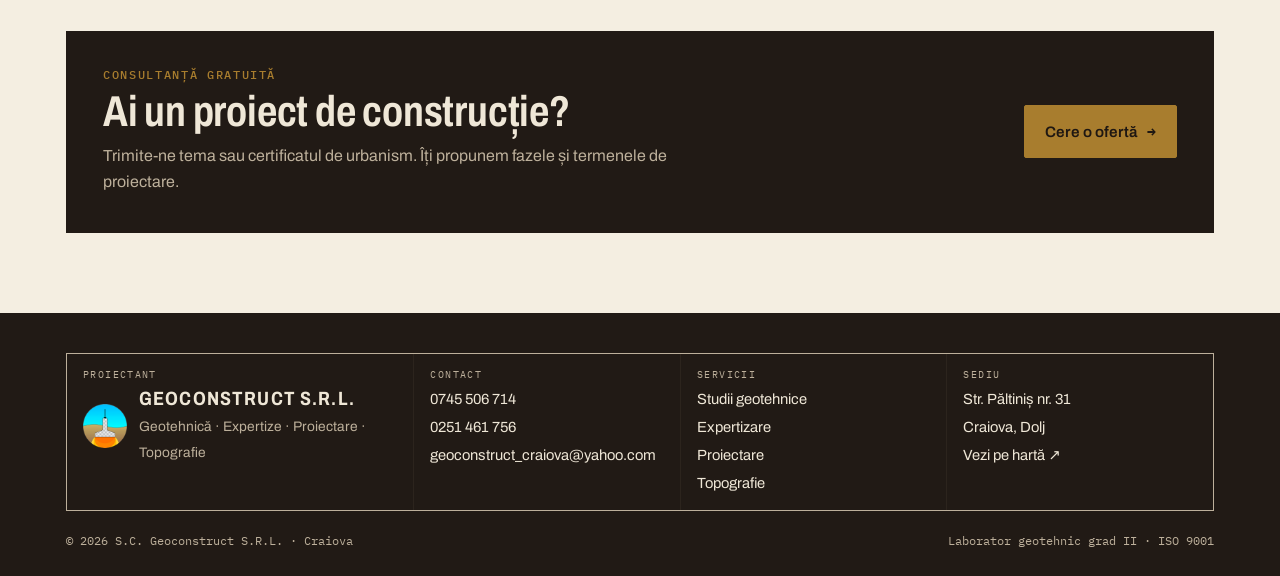
<file: proiectare.html>
<!doctype html>
<html lang="ro">
<head>
<meta charset="utf-8">
<meta name="viewport" content="width=device-width, initial-scale=1">
<title>Proiectare structurală și de infrastructură – Geoconstruct Craiova</title>
<meta name="description" content="Geoconstruct Craiova: studii geotehnice cu laborator propriu grad II, expertize și verificări tehnice A1 și Af, proiectare structurală și de infrastructură, ridicări topografice. Lucrăm în toată țara.">
<link rel="canonical" href="https://geoconstructcraiova.ro/proiectare.html">
<link rel="icon" href="img/favicon.png" type="image/png">
<meta property="og:title" content="Proiectare structurală și de infrastructură – Geoconstruct Craiova">
<meta property="og:description" content="Geoconstruct Craiova: studii geotehnice cu laborator propriu grad II, expertize și verificări tehnice A1 și Af, proiectare structurală și de infrastructură, ridicări topografice. Lucrăm în toată țara.">
<meta property="og:image" content="https://geoconstructcraiova.ro/img/proiecte/analiza-deplasari.jpg">
<meta property="og:locale" content="ro_RO">
<link rel="preconnect" href="https://fonts.googleapis.com">
<link rel="preconnect" href="https://fonts.gstatic.com" crossorigin>
<link rel="stylesheet" href="https://fonts.googleapis.com/css2?family=Archivo:wdth,wght@62..125,400..800&family=IBM+Plex+Mono:wght@400;500&display=swap">
<link rel="stylesheet" href="style.css">
</head>
<body>
<div class="strip"><div class="wrap">
  <a href="tel:+40745506714">+40 745 506 714</a>
  <a href="mailto:geoconstruct_craiova@yahoo.com">geoconstruct_craiova@yahoo.com</a>
  <span>Str. Păltiniș nr. 31, Craiova, Dolj</span>
</div></div>
<header class="site"><div class="wrap">
  <a class="brand" href="index.html"><img src="img/sigla.png" alt="" width="46" height="46"><span><b>Geoconstruct</b><small>Craiova · din 2002</small></span></a>
  <button class="menu-btn" id="menuBtn" aria-expanded="false" aria-controls="nav">Meniu</button>
  <nav class="main" id="nav" aria-label="Meniu principal">
    <a href="index.html">Acasă</a>
    <div class="has-sub"><a href="servicii.html" class="here">Servicii</a><button class="sub-toggle" aria-expanded="false" aria-label="Deschide submeniul Servicii"><svg viewBox="0 0 10 10" aria-hidden="true"><path d="M1 3l4 4 4-4" fill="none" stroke="currentColor" stroke-width="1.5"/></svg></button>
      <ul class="sub"><li><a href="geotehnice.html"><span>SG</span>Geotehnice</a></li><li><a href="expertizare.html"><span>A1·Af</span>Expertizare</a></li><li><a href="proiectare.html" aria-current="page"><span>PT</span>Proiectare</a></li><li><a href="topografie.html"><span>RT</span>Topografie</a></li></ul></div>
    <a href="portofoliu.html">Portofoliu</a>
    <a href="despre.html">Despre noi</a>
    <a href="contact.html">Contact</a>
  </nav>
</div></header>
<main>
<section class="band grid-paper"><div class="wrap">
  <div class="band-copy"><div class="crumbs"><a href="servicii.html">Servicii</a> / Proiectare</div><h1>Proiectare</h1><p>Facem preponderent proiectare structurală. Împreună cu specialiști colaboratori din toate domeniile elaborăm proiecte complexe de infrastructură.</p></div>
  <figure class="plate contain"><img src="img/proiecte/analiza-deplasari.jpg" alt="Model 3D al unei clădiri, cu harta deplasărilor" loading="lazy" width="1152" height="593"><figcaption><span>Analiză de deplasări, model MEF</span><b>PT</b></figcaption></figure>
</div></section>
<section class="sec"><div class="wrap two">
  <div class="prose">
    <span class="eyebrow">Specialitatea noastră</span><h2>Proiectare structurală</h2>
    <p>Proiectăm structuri de rezistență din beton armat, zidărie, metal și lemn: locuințe și blocuri, clădiri publice, hale industriale și agricole, fundații pentru echipamente, consolidări și extinderi ale clădirilor existente.</p>
    <p>Pentru proiectele complexe lucrăm cu specialiști colaboratori atestați: arhitecți, ingineri de instalații, drumuri, hidrotehnică și rețele edilitare. Coordonăm specialitățile și livrăm o documentație completă, de la un singur interlocutor.</p>
  </div>
  <div class="prose">
    <span class="eyebrow">Ce livrăm</span><h2>Conținutul proiectului</h2>
    <ul class="ticks"><li>Memoriu tehnic pe specialități</li><li>Breviar de calcul al structurii</li><li>Planșe de rezistență: fundații, cofraje, armare</li><li>Detalii de execuție</li><li>Caiete de sarcini și liste de cantități</li><li>Program de control al calității pe faze determinante</li></ul>
  </div>
</div></section>

<section class="sec alt"><div class="wrap">
  <div class="sec-head"><span class="eyebrow">Împreună cu colaboratorii noștri</span><h2>Proiecte complexe de infrastructură</h2></div>
  <div class="domains">
    <div><svg viewBox="0 0 56 56" fill="none" stroke="currentColor" stroke-width="1.6" aria-hidden="true"><rect x="4" y="22" width="48" height="12"/><path d="M14 20 V36 M42 20 V36"/><path d="M20 28 H34 M30 25 L34 28 L30 31"/><path d="M28 6 C24 12 23 14 23 16 a5 5 0 0 0 10 0 c0-2-1-4-5-10z"/><path d="M4 44 H52" stroke-dasharray="3 3"/></svg><b>Rețele de apă și canalizare</b><p>Alimentări cu apă, canalizări, stații de pompare.</p></div>
    <div><svg viewBox="0 0 56 56" fill="none" stroke="currentColor" stroke-width="1.6" aria-hidden="true"><path d="M4 32 H18 M38 32 H52"/><path d="M18 24 V40 L38 24 V40 Z"/><path d="M28 32 V18 M22 18 H34"/><path d="M4 28 V36 M52 28 V36"/><path d="M4 46 H52" stroke-dasharray="3 3"/></svg><b>Rețele de gaze</b><p>Rețele de distribuție și branșamente.</p></div>
    <div><svg viewBox="0 0 56 56" fill="none" stroke="currentColor" stroke-width="1.6" aria-hidden="true"><path d="M2 42 L16 26 H40 L54 42 Z"/><path d="M9 34 H47 M12 30 H44"/><path d="M22 23 H26 M30 23 H34" stroke-width="2"/><path d="M28 14 V20 M25 17 L28 20 L31 17" stroke-width="1.2"/><path d="M2 48 H54" stroke-dasharray="3 3"/></svg><b>Drumuri</b><p>Drumuri, străzi, platforme și sistematizări verticale.</p></div>
    <div><svg viewBox="0 0 56 56" fill="none" stroke="currentColor" stroke-width="1.6" aria-hidden="true"><path d="M6 46 V24 L28 12 L50 24 V46"/><path d="M6 24 H50" stroke-width="1"/><path d="M6 24 L17 18 L28 24 L39 18 L50 24" stroke-width="1"/><path d="M22 46 V34 H34 V46"/><path d="M2 46 H54"/><path d="M6 50 V54 M50 50 V54 M6 52 H50" stroke-width=".9"/></svg><b>Hale industriale</b><p>Structuri metalice și din beton, fundații pentru utilaje.</p></div>
    <div><svg viewBox="0 0 56 56" fill="none" stroke="currentColor" stroke-width="1.6" aria-hidden="true"><path d="M2 20 H10 L20 40 H36 L46 20 H54"/><path d="M15 30 c3-2 5 2 8 0 s5 2 8 0 s5 2 8 0" stroke-width="1.2"/><path d="M6 20 V12 M6 14 l-3-3 M6 14 l3-3 M50 20 V12 M50 14 l-3-3 M50 14 l3-3" stroke-width="1.2"/><path d="M2 48 H54" stroke-dasharray="3 3"/></svg><b>Îmbunătățiri funciare</b><p>Canale de irigații și desecare, lucrări de combatere a eroziunii.</p></div>
  </div>
</div></section>

<section class="sec"><div class="wrap">
  <div class="sec-head"><span class="eyebrow">Etapele de proiectare</span><h2>De la temă la șantier</h2><p class="muted">Etapele de mai jos sunt cele obișnuite pentru o construcție nouă. Pentru lucrări mici, unele se comasează.</p></div>
  <ol class="steps">
    <li><div><h3>Tema și datele de intrare</h3><p>Stabilim cu beneficiarul ce se construiește. Pornim de la certificatul de urbanism, ridicarea topografică și studiul geotehnic, pe care le putem face tot noi.</p></div></li>
    <li><div><h3>Studiul de fezabilitate <span class="tag">SF · DALI</span></h3><p>Soluția tehnică și economică a investiției. Pentru clădiri existente, documentația de avizare a lucrărilor de intervenții.</p></div></li>
    <li><div><h3>Documentația pentru autorizare <span class="tag">DTAC</span></h3><p>Documentația tehnică pe baza căreia se emite autorizația de construire.</p></div></li>
    <li><div><h3>Proiectul tehnic și detaliile de execuție <span class="tag">PT + DDE</span></h3><p>Modelul de calcul, planșele de rezistență, detaliile, caietele de sarcini și listele de cantități.</p></div></li>
    <li><div><h3>Verificarea proiectului</h3><p>Proiectul este verificat de verificatori atestați, pe cerințele aplicabile.</p></div></li>
    <li><div><h3>Asistență tehnică pe execuție</h3><p>Participăm la fazele determinante și răspundem constructorului pe durata lucrărilor.</p></div></li>
  </ol>
</div></section>

<section class="sec alt"><div class="wrap">
  <div class="sec-head"><span class="eyebrow">Cum calculăm</span><h2>Metoda elementului finit</h2><p class="muted">Modelăm structura în 3D și o împărțim în elemente finite. Aplicăm încărcările (permanente, utile, zăpadă, vânt, seism) și obținem deplasările și eforturile din fiecare element, pe baza cărora dimensionăm și armăm.</p></div>
  <div class="fem-row">
    <figure class="plate contain"><img src="img/proiecte/model-discretizare.jpg" alt="Model de calcul discretizat în elemente finite" loading="lazy" width="832" height="557"><figcaption><span>Discretizarea modelului</span><b>Fig. 1</b></figcaption></figure>
    <figure class="plate contain"><img src="img/proiecte/eforturi-fz.jpg" alt="Eforturi axiale în stâlpi" loading="lazy" width="1083" height="601"><figcaption><span>Eforturi axiale Fz, kN</span><b>Fig. 2</b></figcaption></figure>
    <figure class="plate contain"><img src="img/proiecte/momente-parter.jpg" alt="Momente la parter" loading="lazy" width="1282" height="660"><figcaption><span>Momente My la parter, kNm</span><b>Fig. 3</b></figcaption></figure>
    <figure class="plate contain"><img src="img/proiecte/momente-grinzi.jpg" alt="Momente în grinzi" loading="lazy" width="1238" height="687"><figcaption><span>Momente în grinzi, kNm</span><b>Fig. 4</b></figcaption></figure>
  </div>
</div></section>

<section class="sec"><div class="wrap">
  <div class="sec-head"><span class="eyebrow">Planșe</span><h2>Planuri de rezistență</h2><p class="muted">Apasă pe un plan ca să-l vezi mărit.</p></div>
  <div class="gal"><a class="g-item" href="img/proiecte/plan-rezistenta-1.jpg" data-cap="Plan de rezistență, structură circulară"><img src="img/proiecte/plan-rezistenta-1.jpg" alt="Plan de rezistență, structură circulară" loading="lazy"><span>Plan de rezistență, structură circulară</span></a><a class="g-item" href="img/proiecte/plan-rezistenta-2.jpg" data-cap="Plan de fundații, clădire industrială"><img src="img/proiecte/plan-rezistenta-2.jpg" alt="Plan de fundații, clădire industrială" loading="lazy"><span>Plan de fundații, clădire industrială</span></a><a class="g-item" href="img/proiecte/plan-rezistenta-3.jpg" data-cap="Plan de fundații, locuință"><img src="img/proiecte/plan-rezistenta-3.jpg" alt="Plan de fundații, locuință" loading="lazy"><span>Plan de fundații, locuință</span></a><a class="g-item" href="img/proiecte/plan-rezistenta-4.jpg" data-cap="Plan cofraj stâlpi și grinzi"><img src="img/proiecte/plan-rezistenta-4.jpg" alt="Plan cofraj stâlpi și grinzi" loading="lazy"><span>Plan cofraj stâlpi și grinzi</span></a></div>
</div></section><section class="sec"><div class="wrap"><div class="cta">
  <div class="copyblock"><span class="eyebrow" style="color:var(--gold)">Consultanță gratuită</span><h2>Ai un proiect de construcție?</h2><p>Trimite-ne tema sau certificatul de urbanism. Îți propunem fazele și termenele de proiectare.</p></div>
  <div class="btn-row"><a class="btn btn-primary" href="contact.html">Cere o ofertă <span class="arrow">→</span></a></div>
</div></div></section>
</main>
<footer><div class="wrap">
  <div class="tblock">
    <div><small>Proiectant</small><div class="firm"><img src="img/sigla.png" alt="" width="44" height="44"><div><b>Geoconstruct S.R.L.</b><br><span class="muted" style="color:var(--on-dark-2);font-size:.86rem">Geotehnică · Expertize · Proiectare · Topografie</span></div></div></div>
    <div><small>Contact</small><ul><li><a href="tel:+40745506714">0745 506 714</a></li><li><a href="tel:+40251461756">0251 461 756</a></li><li><a href="mailto:geoconstruct_craiova@yahoo.com">geoconstruct_craiova@yahoo.com</a></li></ul></div>
    <div><small>Servicii</small><ul><li><a href="geotehnice.html">Studii geotehnice</a></li><li><a href="expertizare.html">Expertizare</a></li><li><a href="proiectare.html">Proiectare</a></li><li><a href="topografie.html">Topografie</a></li></ul></div>
    <div><small>Sediu</small><ul><li>Str. Păltiniș nr. 31</li><li>Craiova, Dolj</li><li><a href="https://maps.app.goo.gl/gsiWmRmgekqbg65XA" target="_blank" rel="noopener">Vezi pe hartă ↗</a></li></ul></div>
  </div>
  <div class="fine"><span>© <span class="yearnow">2026</span> S.C. Geoconstruct S.R.L. · Craiova</span><span>Laborator geotehnic grad II · ISO 9001</span></div>
</div></footer>
<dialog id="lb" aria-label="Imagine mărită"><button class="lb-close" id="lbClose">Închide ✕</button><img id="lbImg" alt=""><p id="lbCap"></p></dialog>
<script src="script.js"></script>
</body>
</html>
</file>
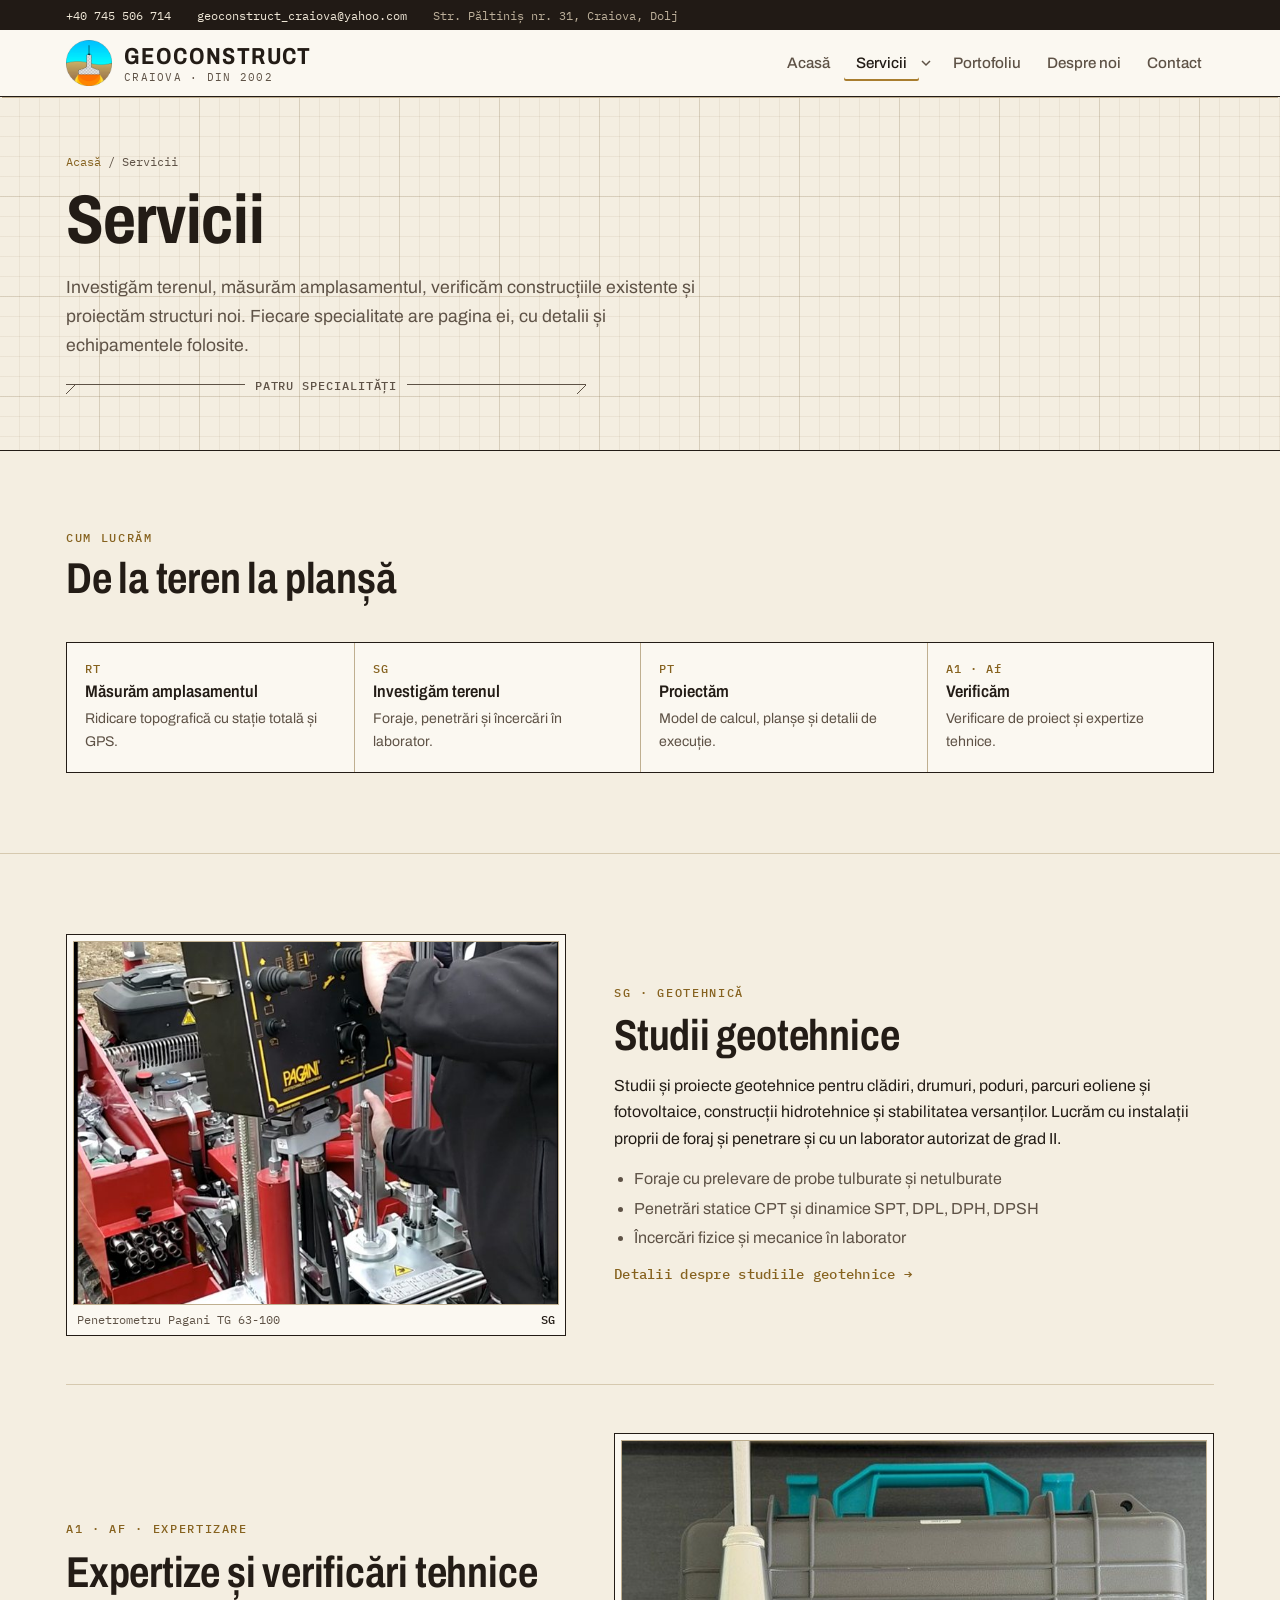
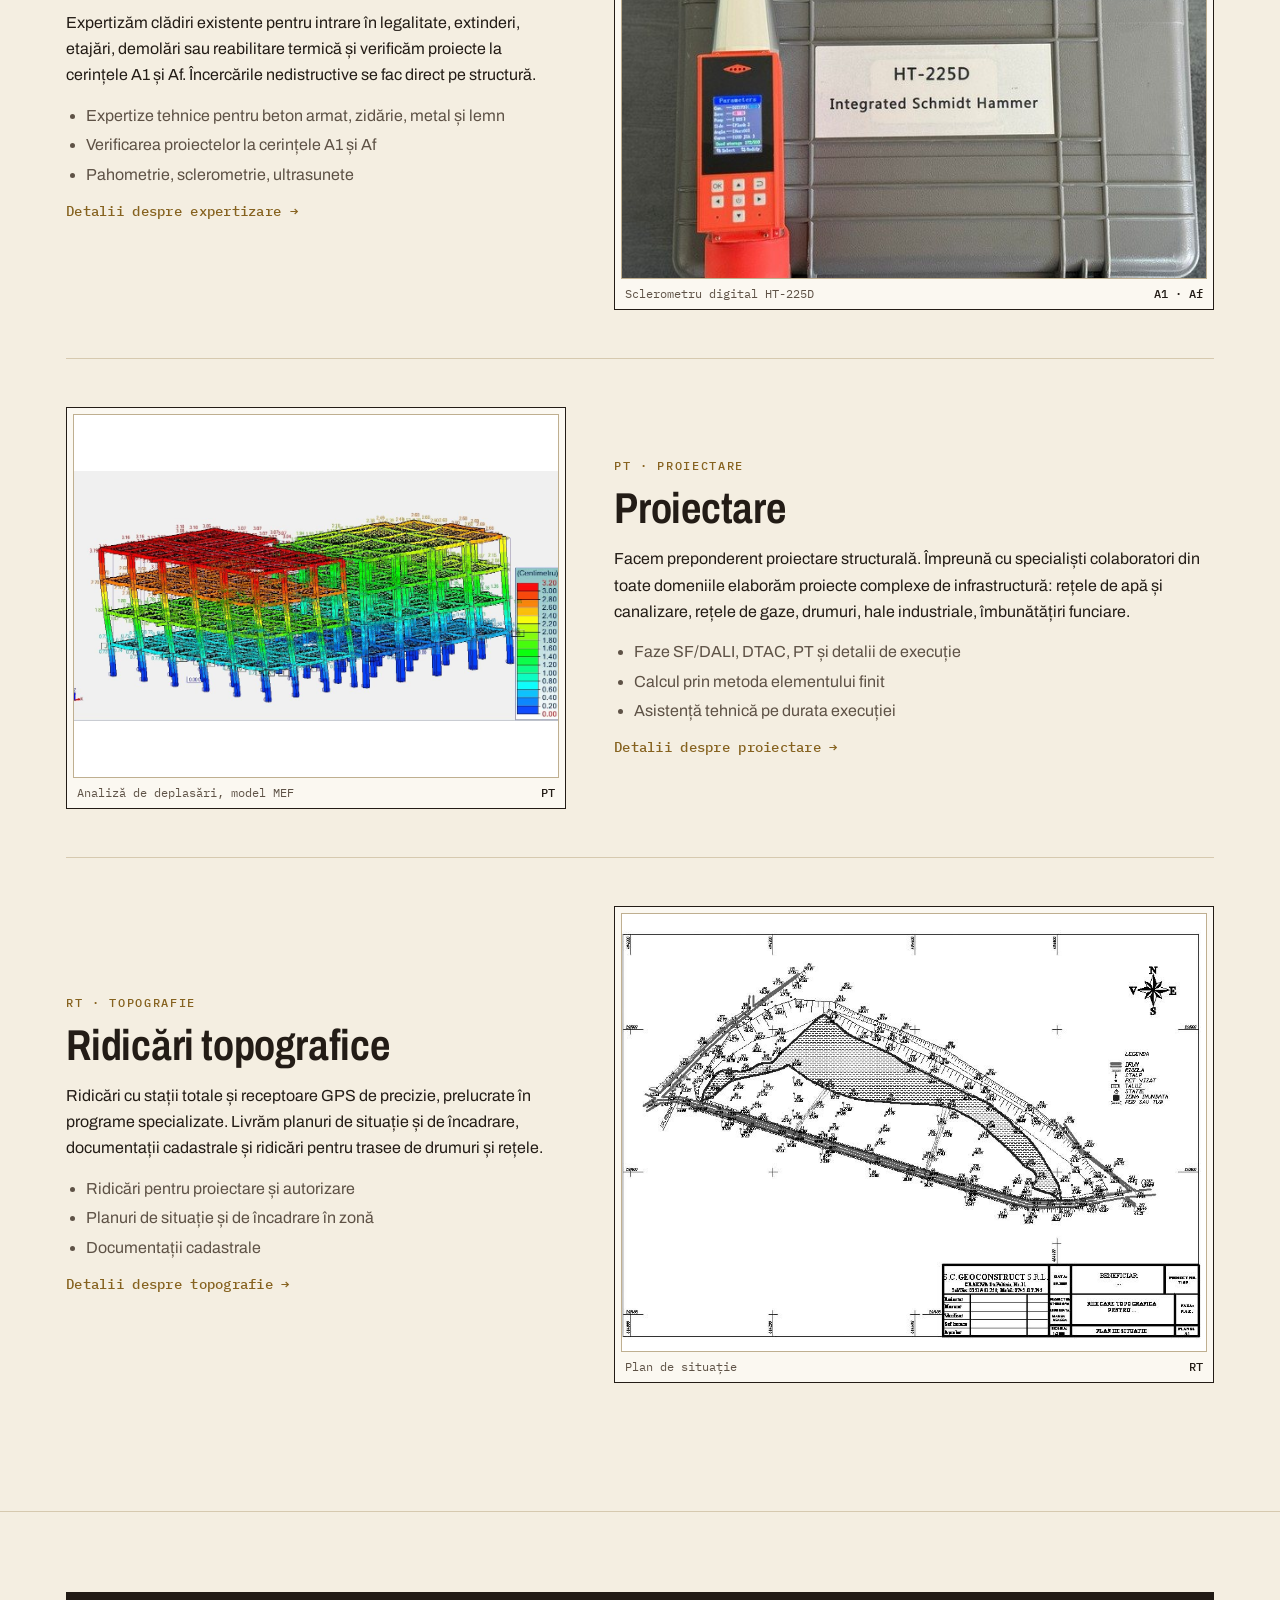
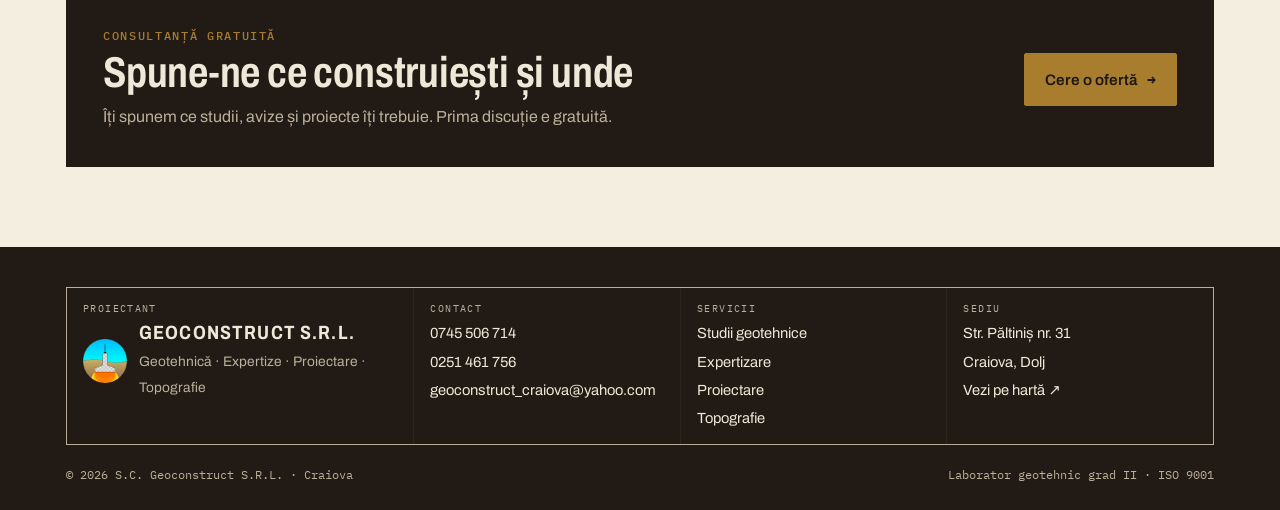
<file: servicii.html>
<!doctype html>
<html lang="ro">
<head>
<meta charset="utf-8">
<meta name="viewport" content="width=device-width, initial-scale=1">
<title>Servicii – Geoconstruct Craiova</title>
<meta name="description" content="Geoconstruct Craiova: studii geotehnice cu laborator propriu grad II, expertize și verificări tehnice A1 și Af, proiectare structurală și de infrastructură, ridicări topografice. Lucrăm în toată țara.">
<link rel="canonical" href="https://geoconstructcraiova.ro/servicii.html">
<link rel="icon" href="img/favicon.png" type="image/png">
<meta property="og:title" content="Servicii – Geoconstruct Craiova">
<meta property="og:description" content="Geoconstruct Craiova: studii geotehnice cu laborator propriu grad II, expertize și verificări tehnice A1 și Af, proiectare structurală și de infrastructură, ridicări topografice. Lucrăm în toată țara.">
<meta property="og:image" content="https://geoconstructcraiova.ro/img/proiecte/analiza-deplasari.jpg">
<meta property="og:locale" content="ro_RO">
<link rel="preconnect" href="https://fonts.googleapis.com">
<link rel="preconnect" href="https://fonts.gstatic.com" crossorigin>
<link rel="stylesheet" href="https://fonts.googleapis.com/css2?family=Archivo:wdth,wght@62..125,400..800&family=IBM+Plex+Mono:wght@400;500&display=swap">
<link rel="stylesheet" href="style.css">
</head>
<body>
<div class="strip"><div class="wrap">
  <a href="tel:+40745506714">+40 745 506 714</a>
  <a href="mailto:geoconstruct_craiova@yahoo.com">geoconstruct_craiova@yahoo.com</a>
  <span>Str. Păltiniș nr. 31, Craiova, Dolj</span>
</div></div>
<header class="site"><div class="wrap">
  <a class="brand" href="index.html"><img src="img/sigla.png" alt="" width="46" height="46"><span><b>Geoconstruct</b><small>Craiova · din 2002</small></span></a>
  <button class="menu-btn" id="menuBtn" aria-expanded="false" aria-controls="nav">Meniu</button>
  <nav class="main" id="nav" aria-label="Meniu principal">
    <a href="index.html">Acasă</a>
    <div class="has-sub"><a href="servicii.html" aria-current="page">Servicii</a><button class="sub-toggle" aria-expanded="false" aria-label="Deschide submeniul Servicii"><svg viewBox="0 0 10 10" aria-hidden="true"><path d="M1 3l4 4 4-4" fill="none" stroke="currentColor" stroke-width="1.5"/></svg></button>
      <ul class="sub"><li><a href="geotehnice.html"><span>SG</span>Geotehnice</a></li><li><a href="expertizare.html"><span>A1·Af</span>Expertizare</a></li><li><a href="proiectare.html"><span>PT</span>Proiectare</a></li><li><a href="topografie.html"><span>RT</span>Topografie</a></li></ul></div>
    <a href="portofoliu.html">Portofoliu</a>
    <a href="despre.html">Despre noi</a>
    <a href="contact.html">Contact</a>
  </nav>
</div></header>
<main>
<section class="band grid-paper solo"><div class="wrap">
  <div class="band-copy"><div class="crumbs"><a href="index.html">Acasă</a> / Servicii</div><h1>Servicii</h1><p>Investigăm terenul, măsurăm amplasamentul, verificăm construcțiile existente și proiectăm structuri noi. Fiecare specialitate are pagina ei, cu detalii și echipamentele folosite.</p><div class="dim">PATRU SPECIALITĂȚI</div></div>
  
</div></section>
<section class="sec"><div class="wrap">
  <div class="sec-head"><span class="eyebrow">Cum lucrăm</span><h2>De la teren la planșă</h2></div>
  <div class="chain">
    <div><span class="code">RT</span><b>Măsurăm amplasamentul</b><p>Ridicare topografică cu stație totală și GPS.</p></div>
    <div><span class="code">SG</span><b>Investigăm terenul</b><p>Foraje, penetrări și încercări în laborator.</p></div>
    <div><span class="code">PT</span><b>Proiectăm</b><p>Model de calcul, planșe și detalii de execuție.</p></div>
    <div><span class="code">A1 · Af</span><b>Verificăm</b><p>Verificare de proiect și expertize tehnice.</p></div>
  </div>
</div></section>
<section class="sec"><div class="wrap">
  <div class="ov">
    <figure class="plate cover"><img src="img/echipamente/pagani-tg63-100.jpg" alt="Penetrometrul Pagani TG 63-100 pe un amplasament" loading="lazy"><figcaption><span>Penetrometru Pagani TG 63-100</span><b>SG</b></figcaption></figure>
    <div class="ov-body"><span class="eyebrow">SG · Geotehnică</span><h2>Studii geotehnice</h2>
      <p>Studii și proiecte geotehnice pentru clădiri, drumuri, poduri, parcuri eoliene și fotovoltaice, construcții hidrotehnice și stabilitatea versanților. Lucrăm cu instalații proprii de foraj și penetrare și cu un laborator autorizat de grad II.</p>
      <ul><li>Foraje cu prelevare de probe tulburate și netulburate</li><li>Penetrări statice CPT și dinamice SPT, DPL, DPH, DPSH</li><li>Încercări fizice și mecanice în laborator</li></ul>
      <a class="more" href="geotehnice.html">Detalii despre studiile geotehnice →</a></div>
  </div>
  <div class="ov">
    <figure class="plate cover"><img src="img/echipamente/sclerometru.jpg" alt="Sclerometru digital în valiza de transport" loading="lazy"><figcaption><span>Sclerometru digital HT-225D</span><b>A1 · Af</b></figcaption></figure>
    <div class="ov-body"><span class="eyebrow">A1 · Af · Expertizare</span><h2>Expertize și verificări tehnice</h2>
      <p>Expertizăm clădiri existente pentru intrare în legalitate, extinderi, etajări, demolări sau reabilitare termică și verificăm proiecte la cerințele A1 și Af. Încercările nedistructive se fac direct pe structură.</p>
      <ul><li>Expertize tehnice pentru beton armat, zidărie, metal și lemn</li><li>Verificarea proiectelor la cerințele A1 și Af</li><li>Pahometrie, sclerometrie, ultrasunete</li></ul>
      <a class="more" href="expertizare.html">Detalii despre expertizare →</a></div>
  </div>
  <div class="ov">
    <figure class="plate contain"><img src="img/proiecte/analiza-deplasari.jpg" alt="Model 3D cu harta deplasărilor" loading="lazy"><figcaption><span>Analiză de deplasări, model MEF</span><b>PT</b></figcaption></figure>
    <div class="ov-body"><span class="eyebrow">PT · Proiectare</span><h2>Proiectare</h2>
      <p>Facem preponderent proiectare structurală. Împreună cu specialiști colaboratori din toate domeniile elaborăm proiecte complexe de infrastructură: rețele de apă și canalizare, rețele de gaze, drumuri, hale industriale, îmbunătățiri funciare.</p>
      <ul><li>Faze SF/DALI, DTAC, PT și detalii de execuție</li><li>Calcul prin metoda elementului finit</li><li>Asistență tehnică pe durata execuției</li></ul>
      <a class="more" href="proiectare.html">Detalii despre proiectare →</a></div>
  </div>
  <div class="ov">
    <figure class="plate contain"><img src="img/proiecte/plan-topo-5.jpg" alt="Plan de situație cu curbe de nivel" loading="lazy"><figcaption><span>Plan de situație</span><b>RT</b></figcaption></figure>
    <div class="ov-body"><span class="eyebrow">RT · Topografie</span><h2>Ridicări topografice</h2>
      <p>Ridicări cu stații totale și receptoare GPS de precizie, prelucrate în programe specializate. Livrăm planuri de situație și de încadrare, documentații cadastrale și ridicări pentru trasee de drumuri și rețele.</p>
      <ul><li>Ridicări pentru proiectare și autorizare</li><li>Planuri de situație și de încadrare în zonă</li><li>Documentații cadastrale</li></ul>
      <a class="more" href="topografie.html">Detalii despre topografie →</a></div>
  </div>
</div></section><section class="sec"><div class="wrap"><div class="cta">
  <div class="copyblock"><span class="eyebrow" style="color:var(--gold)">Consultanță gratuită</span><h2>Spune-ne ce construiești și unde</h2><p>Îți spunem ce studii, avize și proiecte îți trebuie. Prima discuție e gratuită.</p></div>
  <div class="btn-row"><a class="btn btn-primary" href="contact.html">Cere o ofertă <span class="arrow">→</span></a></div>
</div></div></section>
</main>
<footer><div class="wrap">
  <div class="tblock">
    <div><small>Proiectant</small><div class="firm"><img src="img/sigla.png" alt="" width="44" height="44"><div><b>Geoconstruct S.R.L.</b><br><span class="muted" style="color:var(--on-dark-2);font-size:.86rem">Geotehnică · Expertize · Proiectare · Topografie</span></div></div></div>
    <div><small>Contact</small><ul><li><a href="tel:+40745506714">0745 506 714</a></li><li><a href="tel:+40251461756">0251 461 756</a></li><li><a href="mailto:geoconstruct_craiova@yahoo.com">geoconstruct_craiova@yahoo.com</a></li></ul></div>
    <div><small>Servicii</small><ul><li><a href="geotehnice.html">Studii geotehnice</a></li><li><a href="expertizare.html">Expertizare</a></li><li><a href="proiectare.html">Proiectare</a></li><li><a href="topografie.html">Topografie</a></li></ul></div>
    <div><small>Sediu</small><ul><li>Str. Păltiniș nr. 31</li><li>Craiova, Dolj</li><li><a href="https://maps.app.goo.gl/gsiWmRmgekqbg65XA" target="_blank" rel="noopener">Vezi pe hartă ↗</a></li></ul></div>
  </div>
  <div class="fine"><span>© <span class="yearnow">2026</span> S.C. Geoconstruct S.R.L. · Craiova</span><span>Laborator geotehnic grad II · ISO 9001</span></div>
</div></footer>
<dialog id="lb" aria-label="Imagine mărită"><button class="lb-close" id="lbClose">Închide ✕</button><img id="lbImg" alt=""><p id="lbCap"></p></dialog>
<script src="script.js"></script>
</body>
</html>
</file>
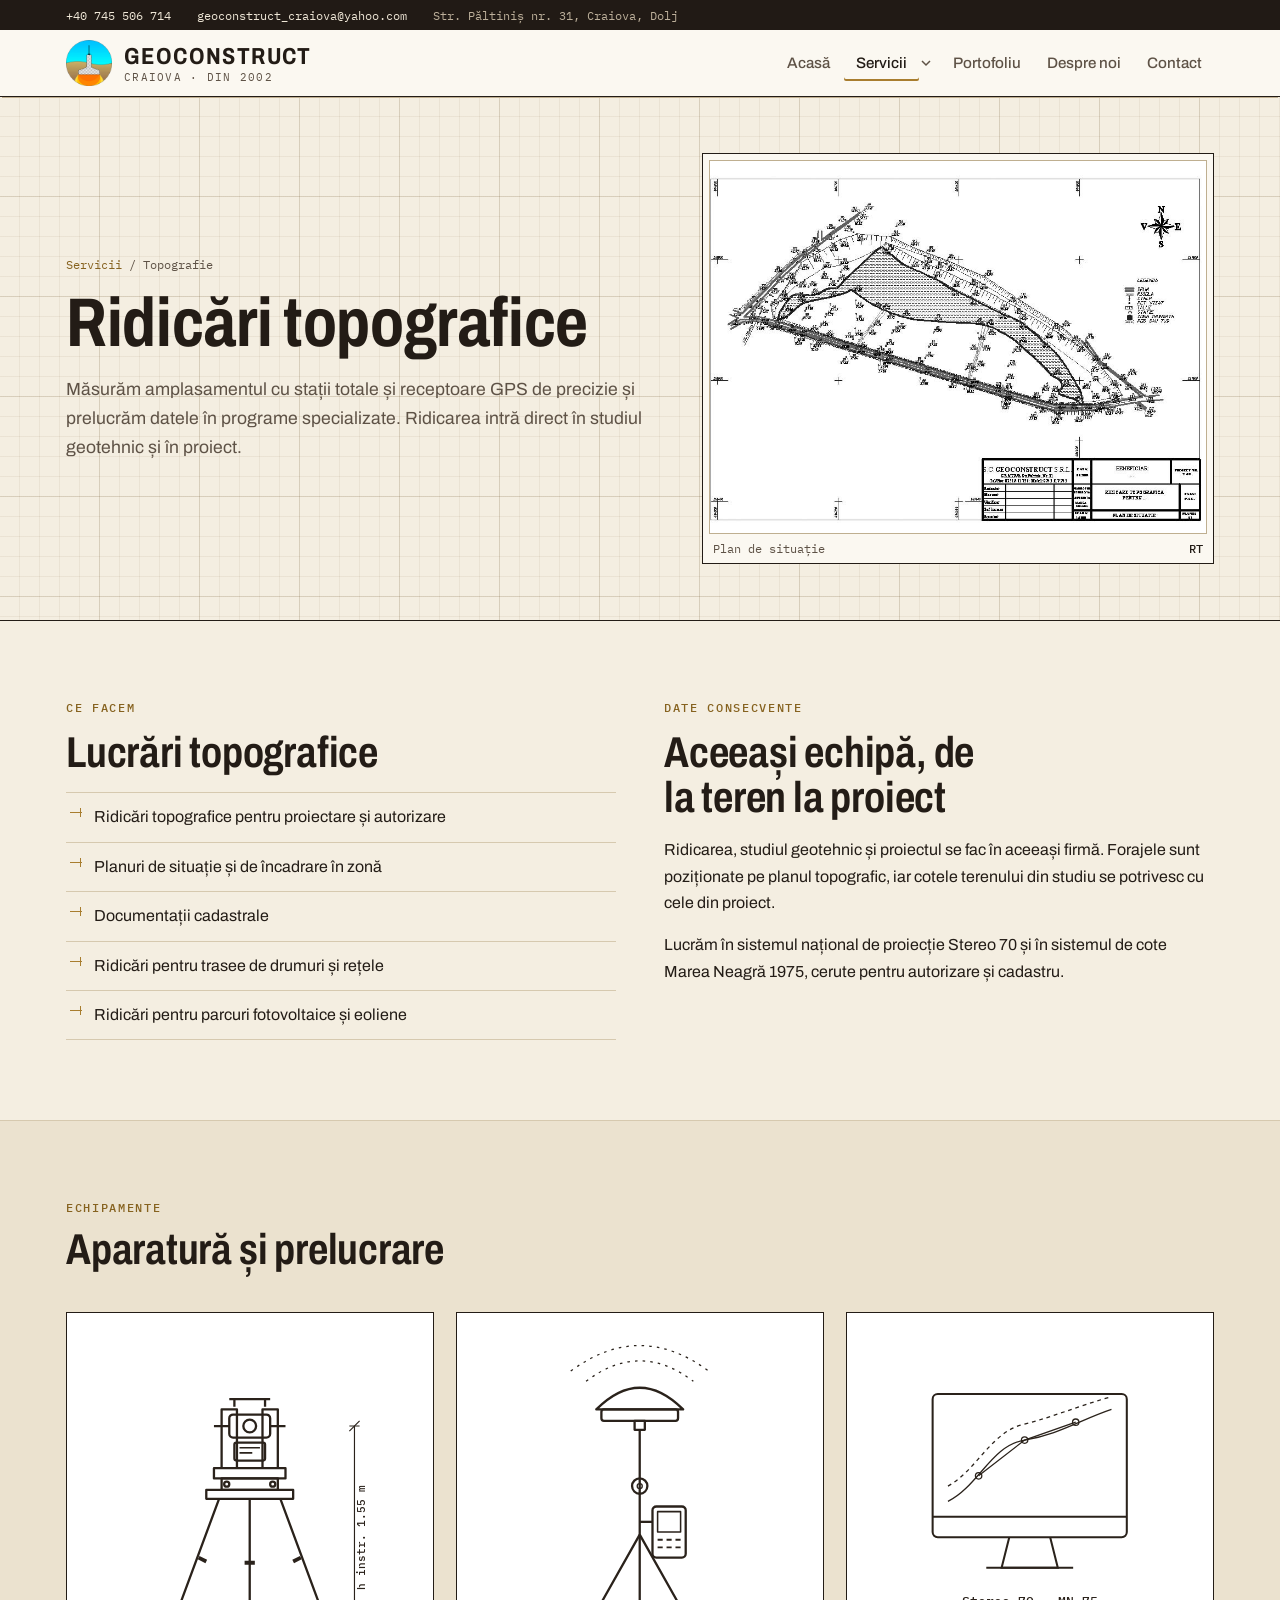
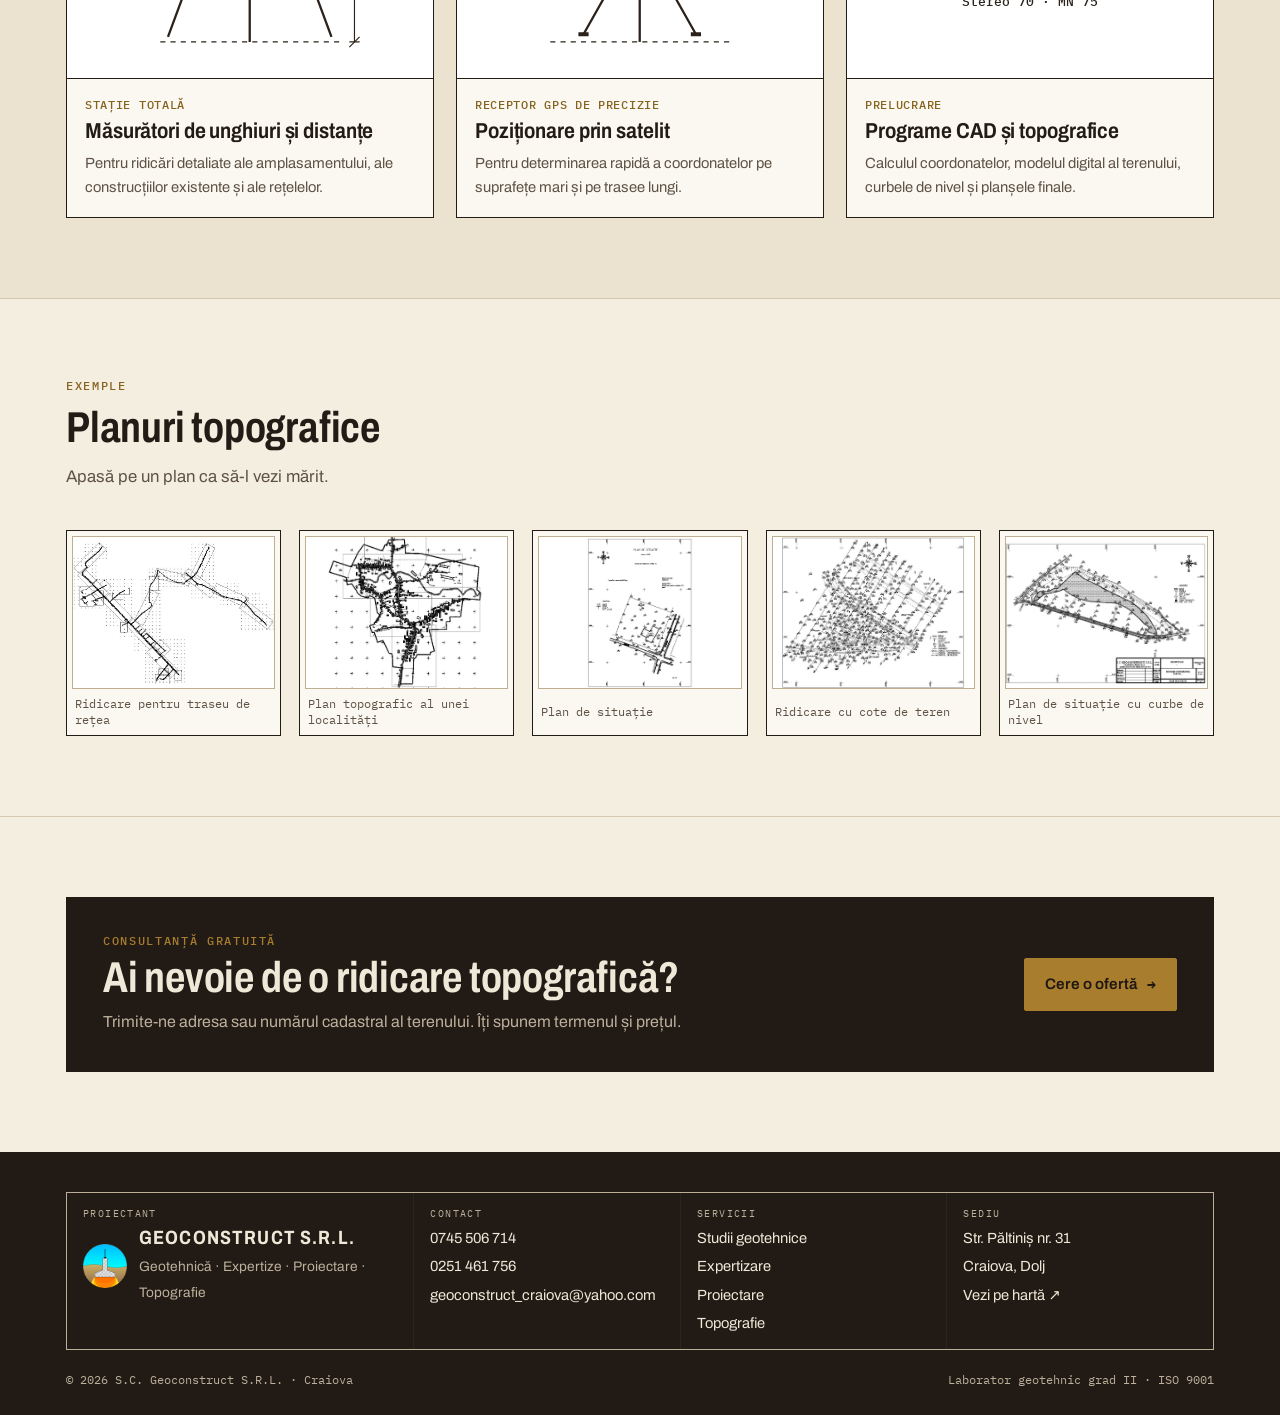
<file: topografie.html>
<!doctype html>
<html lang="ro">
<head>
<meta charset="utf-8">
<meta name="viewport" content="width=device-width, initial-scale=1">
<title>Ridicări topografice – Geoconstruct Craiova</title>
<meta name="description" content="Geoconstruct Craiova: studii geotehnice cu laborator propriu grad II, expertize și verificări tehnice A1 și Af, proiectare structurală și de infrastructură, ridicări topografice. Lucrăm în toată țara.">
<link rel="canonical" href="https://geoconstructcraiova.ro/topografie.html">
<link rel="icon" href="img/favicon.png" type="image/png">
<meta property="og:title" content="Ridicări topografice – Geoconstruct Craiova">
<meta property="og:description" content="Geoconstruct Craiova: studii geotehnice cu laborator propriu grad II, expertize și verificări tehnice A1 și Af, proiectare structurală și de infrastructură, ridicări topografice. Lucrăm în toată țara.">
<meta property="og:image" content="https://geoconstructcraiova.ro/img/proiecte/analiza-deplasari.jpg">
<meta property="og:locale" content="ro_RO">
<link rel="preconnect" href="https://fonts.googleapis.com">
<link rel="preconnect" href="https://fonts.gstatic.com" crossorigin>
<link rel="stylesheet" href="https://fonts.googleapis.com/css2?family=Archivo:wdth,wght@62..125,400..800&family=IBM+Plex+Mono:wght@400;500&display=swap">
<link rel="stylesheet" href="style.css">
</head>
<body>
<div class="strip"><div class="wrap">
  <a href="tel:+40745506714">+40 745 506 714</a>
  <a href="mailto:geoconstruct_craiova@yahoo.com">geoconstruct_craiova@yahoo.com</a>
  <span>Str. Păltiniș nr. 31, Craiova, Dolj</span>
</div></div>
<header class="site"><div class="wrap">
  <a class="brand" href="index.html"><img src="img/sigla.png" alt="" width="46" height="46"><span><b>Geoconstruct</b><small>Craiova · din 2002</small></span></a>
  <button class="menu-btn" id="menuBtn" aria-expanded="false" aria-controls="nav">Meniu</button>
  <nav class="main" id="nav" aria-label="Meniu principal">
    <a href="index.html">Acasă</a>
    <div class="has-sub"><a href="servicii.html" class="here">Servicii</a><button class="sub-toggle" aria-expanded="false" aria-label="Deschide submeniul Servicii"><svg viewBox="0 0 10 10" aria-hidden="true"><path d="M1 3l4 4 4-4" fill="none" stroke="currentColor" stroke-width="1.5"/></svg></button>
      <ul class="sub"><li><a href="geotehnice.html"><span>SG</span>Geotehnice</a></li><li><a href="expertizare.html"><span>A1·Af</span>Expertizare</a></li><li><a href="proiectare.html"><span>PT</span>Proiectare</a></li><li><a href="topografie.html" aria-current="page"><span>RT</span>Topografie</a></li></ul></div>
    <a href="portofoliu.html">Portofoliu</a>
    <a href="despre.html">Despre noi</a>
    <a href="contact.html">Contact</a>
  </nav>
</div></header>
<main>
<section class="band grid-paper"><div class="wrap">
  <div class="band-copy"><div class="crumbs"><a href="servicii.html">Servicii</a> / Topografie</div><h1>Ridicări topografice</h1><p>Măsurăm amplasamentul cu stații totale și receptoare GPS de precizie și prelucrăm datele în programe specializate. Ridicarea intră direct în studiul geotehnic și în proiect.</p></div>
  <figure class="plate contain"><img src="img/proiecte/plan-topo-5.jpg" alt="Plan de situație cu curbe de nivel și cartuș" loading="lazy" width="904" height="641"><figcaption><span>Plan de situație</span><b>RT</b></figcaption></figure>
</div></section>
<section class="sec"><div class="wrap two">
  <div class="prose">
    <span class="eyebrow">Ce facem</span><h2>Lucrări topografice</h2>
    <ul class="ticks"><li>Ridicări topografice pentru proiectare și autorizare</li><li>Planuri de situație și de încadrare în zonă</li><li>Documentații cadastrale</li><li>Ridicări pentru trasee de drumuri și rețele</li><li>Ridicări pentru parcuri fotovoltaice și eoliene</li></ul>
  </div>
  <div class="prose">
    <span class="eyebrow">Date consecvente</span><h2>Aceeași echipă, de la teren la proiect</h2>
    <p>Ridicarea, studiul geotehnic și proiectul se fac în aceeași firmă. Forajele sunt poziționate pe planul topografic, iar cotele terenului din studiu se potrivesc cu cele din proiect.</p>
    <p>Lucrăm în sistemul național de proiecție Stereo 70 și în sistemul de cote Marea Neagră 1975, cerute pentru autorizare și cadastru.</p>
  </div>
</div></section>

<section class="sec alt"><div class="wrap">
  <div class="sec-head"><span class="eyebrow">Echipamente</span><h2>Aparatură și prelucrare</h2></div>
  <div class="equip">
    <article class="eq"><div class="ph"><svg viewBox="0 0 200 240" aria-hidden="true" fill="none" stroke="currentColor" stroke-width="1.8" stroke-linejoin="round">
<path d="M84 44 H116 M88 44 V50 M112 44 V50"/>
<path d="M78 98 V52 H90 V98 M110 98 V52 H122 V98"/>
<rect x="84" y="56" width="32" height="18" rx="3"/><circle cx="100" cy="65" r="5"/><path d="M84 65 H72 M116 65 H128"/>
<rect x="88" y="78" width="24" height="14" rx="1.5"/><path d="M92 82 H108 M92 86 H102" stroke-width="1.2"/>
<rect x="72" y="98" width="56" height="8"/><rect x="78" y="106" width="44" height="9"/>
<circle cx="82" cy="110.5" r="2"/><circle cx="118" cy="110.5" r="2"/>
<rect x="66" y="115" width="68" height="7"/>
<path d="M76 122 L36 230 M100 122 V234 M124 122 L164 230"/>
<path d="M60 168 l6 3 M140 168 l-6 3 M96 172 h8" stroke-width="3"/>
<path d="M30 234 H170" stroke-width="1" stroke-dasharray="4 4"/>
<g stroke-width=".9"><path d="M182 65 V234 M178 65 H186 M178 234 H186"/><path d="M178 69 l8 -8 M178 238 l8 -8"/></g>
<text x="190" y="152" transform="rotate(-90 190 152)" style="font:500 9px var(--f-mono);fill:currentColor;stroke:none;text-anchor:middle">h instr. 1.55 m</text>
</svg></div><div class="body"><span class="model">STAȚIE TOTALĂ</span><h3>Măsurători de unghiuri și distanțe</h3><p>Pentru ridicări detaliate ale amplasamentului, ale construcțiilor existente și ale rețelelor.</p></div></article>
    <article class="eq"><div class="ph"><svg viewBox="0 0 200 240" aria-hidden="true" fill="none" stroke="currentColor" stroke-width="1.8" stroke-linejoin="round">
<path d="M66 52 Q100 18 134 52 Z"/><rect x="70" y="52" width="60" height="9" rx="2"/><path d="M96 61 H104 V68 H96 Z"/>
<path d="M100 68 V234"/>
<circle cx="100" cy="112" r="6"/><circle cx="100" cy="112" r="2" stroke-width="1"/>
<rect x="110" y="128" width="26" height="40" rx="3"/><rect x="114" y="132" width="18" height="16" stroke-width="1.2"/><path d="M114 154 h4 M121 154 h4 M128 154 h4 M114 160 h4 M121 160 h4 M128 160 h4" stroke-width="1.4"/><path d="M110 140 H100"/>
<path d="M100 150 L56 228 M100 150 L144 228"/><path d="M52 228 h8 M140 228 h8" stroke-width="3"/>
<path d="M30 234 H170" stroke-width="1" stroke-dasharray="4 4"/>
<g stroke-width="1" stroke-dasharray="2 4"><path d="M58 30 Q100 -2 142 30"/><path d="M46 22 Q100 -18 154 22"/></g>
<text x="100" y="250" style="font:500 9px var(--f-mono);fill:currentColor;stroke:none;text-anchor:middle"></text>
</svg></div><div class="body"><span class="model">RECEPTOR GPS DE PRECIZIE</span><h3>Poziționare prin satelit</h3><p>Pentru determinarea rapidă a coordonatelor pe suprafețe mari și pe trasee lungi.</p></div></article>
    <article class="eq"><div class="ph"><svg viewBox="0 0 200 240" aria-hidden="true" fill="none" stroke="currentColor" stroke-width="1.6">
<rect x="24" y="40" width="152" height="112" rx="4"/><path d="M24 136 H176"/><path d="M84 152 L78 176 H122 L116 152"/><path d="M66 176 H134"/>
<g stroke-width="1"><path d="M36 124 C60 112 70 80 96 76 S140 60 164 52"/><path d="M36 112 C58 100 70 70 94 64 S136 50 164 42" stroke-dasharray="3 3"/>
<circle cx="60" cy="104" r="2.5"/><circle cx="96" cy="76" r="2.5"/><circle cx="136" cy="62" r="2.5"/><path d="M60 104 L96 76 L136 62"/></g>
<text x="100" y="206" style="font:500 10px var(--f-mono);fill:currentColor;stroke:none;text-anchor:middle">Stereo 70 · MN 75</text>
</svg></div><div class="body"><span class="model">PRELUCRARE</span><h3>Programe CAD și topografice</h3><p>Calculul coordonatelor, modelul digital al terenului, curbele de nivel și planșele finale.</p></div></article>
  </div>
</div></section>

<section class="sec"><div class="wrap">
  <div class="sec-head"><span class="eyebrow">Exemple</span><h2>Planuri topografice</h2><p class="muted">Apasă pe un plan ca să-l vezi mărit.</p></div>
  <div class="gal"><a class="g-item" href="img/proiecte/plan-topo-1.jpg" data-cap="Ridicare pentru traseu de rețea"><img src="img/proiecte/plan-topo-1.jpg" alt="Ridicare pentru traseu de rețea" loading="lazy"><span>Ridicare pentru traseu de rețea</span></a><a class="g-item" href="img/proiecte/plan-topo-2.jpg" data-cap="Plan topografic al unei localități"><img src="img/proiecte/plan-topo-2.jpg" alt="Plan topografic al unei localități" loading="lazy"><span>Plan topografic al unei localități</span></a><a class="g-item" href="img/proiecte/plan-topo-3.jpg" data-cap="Plan de situație"><img src="img/proiecte/plan-topo-3.jpg" alt="Plan de situație" loading="lazy"><span>Plan de situație</span></a><a class="g-item" href="img/proiecte/plan-topo-4.jpg" data-cap="Ridicare cu cote de teren"><img src="img/proiecte/plan-topo-4.jpg" alt="Ridicare cu cote de teren" loading="lazy"><span>Ridicare cu cote de teren</span></a><a class="g-item" href="img/proiecte/plan-topo-5.jpg" data-cap="Plan de situație cu curbe de nivel"><img src="img/proiecte/plan-topo-5.jpg" alt="Plan de situație cu curbe de nivel" loading="lazy"><span>Plan de situație cu curbe de nivel</span></a></div>
</div></section><section class="sec"><div class="wrap"><div class="cta">
  <div class="copyblock"><span class="eyebrow" style="color:var(--gold)">Consultanță gratuită</span><h2>Ai nevoie de o ridicare topografică?</h2><p>Trimite-ne adresa sau numărul cadastral al terenului. Îți spunem termenul și prețul.</p></div>
  <div class="btn-row"><a class="btn btn-primary" href="contact.html">Cere o ofertă <span class="arrow">→</span></a></div>
</div></div></section>
</main>
<footer><div class="wrap">
  <div class="tblock">
    <div><small>Proiectant</small><div class="firm"><img src="img/sigla.png" alt="" width="44" height="44"><div><b>Geoconstruct S.R.L.</b><br><span class="muted" style="color:var(--on-dark-2);font-size:.86rem">Geotehnică · Expertize · Proiectare · Topografie</span></div></div></div>
    <div><small>Contact</small><ul><li><a href="tel:+40745506714">0745 506 714</a></li><li><a href="tel:+40251461756">0251 461 756</a></li><li><a href="mailto:geoconstruct_craiova@yahoo.com">geoconstruct_craiova@yahoo.com</a></li></ul></div>
    <div><small>Servicii</small><ul><li><a href="geotehnice.html">Studii geotehnice</a></li><li><a href="expertizare.html">Expertizare</a></li><li><a href="proiectare.html">Proiectare</a></li><li><a href="topografie.html">Topografie</a></li></ul></div>
    <div><small>Sediu</small><ul><li>Str. Păltiniș nr. 31</li><li>Craiova, Dolj</li><li><a href="https://maps.app.goo.gl/gsiWmRmgekqbg65XA" target="_blank" rel="noopener">Vezi pe hartă ↗</a></li></ul></div>
  </div>
  <div class="fine"><span>© <span class="yearnow">2026</span> S.C. Geoconstruct S.R.L. · Craiova</span><span>Laborator geotehnic grad II · ISO 9001</span></div>
</div></footer>
<dialog id="lb" aria-label="Imagine mărită"><button class="lb-close" id="lbClose">Închide ✕</button><img id="lbImg" alt=""><p id="lbCap"></p></dialog>
<script src="script.js"></script>
</body>
</html>
</file>
<file: style.css>
/* Geoconstruct — planșă tehnică: hârtie crem cu caroiaj, cerneală maro-negru, alamă/auriu.
   Layout: antet cu meniu, secțiuni pe hârtie, figuri încadrate ca planșe, subsol în formă de cartuș. */
:root{
  --paper:#F4EEE1; --paper-2:#EBE2CF; --sheet:#FBF8F1;
  --ink:#231C16; --ink-2:#5E5246; --rule:#D6C9AF; --rule-2:#BFAF90;
  --gold:#A87D2E; --gold-ink:#86621F; --gold-soft:#E4CF9C; --on-gold:#1E1712;
  --dark:#211A15; --dark-2:#2C241D; --on-dark:#EFE7D7; --on-dark-2:#BDB09B;
  --grid:rgba(120,96,60,.08); --grid-major:rgba(120,96,60,.16);
  --c1:#6B3F12; --c2:#94601F; --c3:#B98632; --c4:#D7B163; --c5:#ECD9A8;
  --f-display:"Archivo","Arial Narrow",Arial,sans-serif;
  --f-body:"Archivo",system-ui,-apple-system,"Segoe UI",sans-serif;
  --f-mono:"IBM Plex Mono",ui-monospace,Menlo,Consolas,monospace;
  --shade:33,26,21;
}
@media (prefers-color-scheme:dark){:root:not([data-theme="light"]){
  --paper:#16120F; --paper-2:#1D1814; --sheet:#221C17;
  --ink:#EDE4D3; --ink-2:#B5A893; --rule:#3A3129; --rule-2:#4D4236;
  --gold:#D2A85A; --gold-ink:#DDB66C; --gold-soft:#5A4524; --on-gold:#1E1712;
  --dark:#0F0C0A; --dark-2:#1A1511; --on-dark:#EDE4D3; --on-dark-2:#A99C88;
  --grid:rgba(222,196,150,.05); --grid-major:rgba(222,196,150,.1);
  --c1:#E2B866; --c2:#C4923F; --c3:#9C6D2B; --c4:#6E4D22; --c5:#3D2D19;
  color-scheme:dark}}
:root[data-theme="dark"]{
  --paper:#16120F; --paper-2:#1D1814; --sheet:#221C17;
  --ink:#EDE4D3; --ink-2:#B5A893; --rule:#3A3129; --rule-2:#4D4236;
  --gold:#D2A85A; --gold-ink:#DDB66C; --gold-soft:#5A4524; --on-gold:#1E1712;
  --dark:#0F0C0A; --dark-2:#1A1511; --on-dark:#EDE4D3; --on-dark-2:#A99C88;
  --grid:rgba(222,196,150,.05); --grid-major:rgba(222,196,150,.1);
  --c1:#E2B866; --c2:#C4923F; --c3:#9C6D2B; --c4:#6E4D22; --c5:#3D2D19;
  color-scheme:dark}

*{box-sizing:border-box}
html{-webkit-text-size-adjust:100%}
body{margin:0;background:var(--paper);color:var(--ink);font:400 16px/1.65 var(--f-body)}
img{max-width:100%}
a{color:inherit}
p{margin:0;max-width:66ch}
h1,h2,h3,h4{margin:0;font-family:var(--f-display);font-stretch:78%;line-height:1.04;text-wrap:balance;letter-spacing:-.005em}
h1{font-size:clamp(2.5rem,5.6vw,4.3rem);font-weight:700}
h2{font-size:clamp(1.9rem,3.6vw,2.7rem);font-weight:650}
h3{font-size:1.35rem;font-weight:650;font-stretch:85%}
ul,ol{margin:0}
:focus-visible{outline:2px solid var(--gold);outline-offset:3px}
.wrap{max-width:1180px;margin:0 auto;padding-left:max(16px,env(safe-area-inset-left,0px));padding-right:max(16px,env(safe-area-inset-right,0px))}
.eyebrow{font:500 .74rem/1.2 var(--f-mono);text-transform:uppercase;letter-spacing:.14em;color:var(--gold-ink)}
.muted{color:var(--ink-2)}
.mono{font-family:var(--f-mono)}
.grid-paper{background-color:var(--paper);background-image:
  linear-gradient(var(--grid-major) 1px,transparent 1px),linear-gradient(90deg,var(--grid-major) 1px,transparent 1px),
  linear-gradient(var(--grid) 1px,transparent 1px),linear-gradient(90deg,var(--grid) 1px,transparent 1px);
  background-size:100px 100px,100px 100px,20px 20px,20px 20px;background-position:-1px -1px}

/* ---------- top strip + header ---------- */
body::before{content:"";position:fixed;inset:0 0 auto;height:env(safe-area-inset-top,0px);z-index:30;background:var(--sheet)}
.strip{background:var(--dark);color:var(--on-dark-2);font:400 .78rem/1 var(--f-mono)}
.strip .wrap{display:flex;flex-wrap:wrap;gap:8px 26px;padding-block:9px}
.strip a{text-decoration:none;color:var(--on-dark)}
.strip a:hover{color:var(--gold)}
header.site{position:sticky;top:env(safe-area-inset-top,0px);z-index:20;background:var(--sheet);border-bottom:1px solid var(--ink);box-shadow:0 3px 0 -2px var(--rule-2)}
header.site .wrap{display:flex;align-items:center;justify-content:space-between;gap:16px;padding-block:10px;position:relative}
.brand{display:flex;align-items:center;gap:12px;text-decoration:none}
.brand img{width:46px;height:46px;display:block}
.brand b{display:block;font:700 1.45rem/1 var(--f-display);font-stretch:82%;letter-spacing:.06em;text-transform:uppercase}
.brand small{display:block;margin-top:4px;font:400 .66rem/1 var(--f-mono);color:var(--ink-2);letter-spacing:.12em;text-transform:uppercase}
nav.main{display:flex;align-items:center;gap:2px}
nav.main a,.sub-toggle{font:500 .95rem var(--f-body);text-decoration:none;color:var(--ink-2);padding:10px 12px;border-radius:2px}
nav.main a:hover{color:var(--ink)}
nav.main a[aria-current="page"]{color:var(--ink);box-shadow:inset 0 -2px 0 var(--gold)}
.has-sub{position:relative;display:flex;align-items:center}
.has-sub > a{padding-right:4px}
.sub-toggle{background:none;border:0;cursor:pointer;padding:10px 8px 10px 2px;line-height:1}
.sub-toggle svg{width:10px;height:10px;display:block;transition:transform .2s}
.has-sub.open .sub-toggle svg{transform:rotate(180deg)}
.sub{list-style:none;margin:0;padding:6px;position:absolute;top:100%;left:0;min-width:250px;background:var(--sheet);border:1px solid var(--ink);box-shadow:4px 4px 0 var(--rule-2);display:none}
.has-sub:hover .sub,.has-sub:focus-within .sub,.has-sub.open .sub{display:block}
.sub a{display:grid;grid-template-columns:44px 1fr;gap:8px;align-items:baseline;padding:10px 12px;border-radius:0}
.sub a span{font:500 .7rem var(--f-mono);color:var(--gold-ink);letter-spacing:.06em}
.sub a:hover{background:var(--paper)}
.sub a[aria-current="page"]{box-shadow:inset 3px 0 0 var(--gold)}
.menu-btn{display:none;align-items:center;gap:8px;background:none;border:1px solid var(--ink);color:var(--ink);border-radius:2px;padding:8px 12px;font:500 .9rem var(--f-body);cursor:pointer}
@media (max-width:900px){
  .menu-btn{display:inline-flex}
  nav.main{display:none;position:absolute;left:0;right:0;top:100%;flex-direction:column;align-items:stretch;background:var(--sheet);border-bottom:1px solid var(--ink);padding:8px max(16px,env(safe-area-inset-right,0px)) 16px max(16px,env(safe-area-inset-left,0px));max-height:calc(100vh - 120px);overflow:auto}
  nav.main.open{display:flex}
  nav.main a{padding:12px 4px;border-bottom:1px solid var(--rule)}
  nav.main a[aria-current="page"]{box-shadow:inset 3px 0 0 var(--gold);padding-left:12px}
  .has-sub{flex-wrap:wrap}
  .has-sub > a{flex:1}
  .sub-toggle{display:none}
  .sub{display:block;position:static;border:0;box-shadow:none;padding:0 0 0 14px;min-width:0;width:100%;background:transparent}
}

/* ---------- buttons ---------- */
.btn{display:inline-flex;align-items:center;gap:10px;font:600 .95rem var(--f-body);text-decoration:none;padding:13px 20px;border-radius:2px;border:1px solid transparent;cursor:pointer}
.btn-primary{background:var(--gold);color:var(--on-gold);border-color:var(--gold)}
.btn-primary:hover{filter:brightness(1.06)}
.btn-ghost{border-color:var(--ink);color:var(--ink);background:transparent}
.btn-ghost:hover{background:var(--ink);color:var(--paper)}
.btn-row{display:flex;flex-wrap:wrap;gap:12px}
.arrow{font-family:var(--f-mono)}
.more{font:500 .88rem var(--f-mono);color:var(--gold-ink);text-decoration:none;letter-spacing:.02em}
.more:hover{text-decoration:underline}

/* ---------- sections ---------- */
.sec{padding-block:80px}
.sec + .sec{border-top:1px solid var(--rule)}
.sec.alt{background:var(--paper-2)}
.sec-head{display:grid;gap:12px;margin-bottom:40px;max-width:760px}
.sec-head p{font-size:1.05rem}

/* ---------- hero ---------- */
.hero{border-bottom:1px solid var(--ink)}
.hero .wrap{display:grid;grid-template-columns:minmax(0,1fr) minmax(0,1.05fr);gap:56px;align-items:center;padding-block:64px 72px}
.hero-copy{display:grid;gap:22px}
.hero-copy p{font-size:1.12rem;color:var(--ink-2)}
.hero h1 em{font-style:normal;color:var(--gold-ink)}
@media (max-width:920px){.hero .wrap{grid-template-columns:minmax(0,1fr)}}

/* drawing sheet */
.drawing{position:relative;min-width:0}
.sheet{background:var(--sheet);border:1.5px solid var(--ink);padding:8px;box-shadow:8px 8px 0 var(--rule-2)}
.sheet-in{border:.5px solid var(--ink-2)}
.sheet canvas{display:block;width:100%;aspect-ratio:16/11;max-width:100%}
.cartus{display:grid;grid-template-columns:1.4fr 1fr .7fr .7fr;border-top:1px solid var(--ink);font-family:var(--f-mono)}
.cartus div{padding:6px 8px;border-left:1px solid var(--ink-2);min-width:0}
.cartus div:first-child{border-left:0}
.cartus small{display:block;font-size:.58rem;letter-spacing:.1em;text-transform:uppercase;color:var(--ink-2)}
.cartus b{display:block;font-size:.74rem;font-weight:500;white-space:nowrap;overflow:hidden;text-overflow:ellipsis}
@media (max-width:520px){.cartus{grid-template-columns:1fr 1fr}.cartus div:nth-child(3){border-left:0}.cartus div:nth-child(n+3){border-top:1px solid var(--ink-2)}}
.pencil{position:absolute;width:62%;right:-4%;bottom:-34px;transform:rotate(-9deg);pointer-events:none;filter:drop-shadow(3px 5px 4px rgba(var(--shade),.25))}
@media (max-width:920px){.pencil{right:2%;bottom:-26px;width:58%}}

/* facts band */
.facts{background:var(--dark);color:var(--on-dark)}
.facts .wrap{display:grid;grid-template-columns:repeat(4,minmax(0,1fr));padding-block:0}
.fact{padding:26px 22px;border-left:1px solid var(--dark-2);display:grid;gap:4px}
.fact:first-child{border-left:0;padding-left:0}
.fact b{font:700 2.3rem/1 var(--f-display);font-stretch:78%;color:var(--gold)}
.fact span{font-size:.86rem;color:var(--on-dark-2)}
@media (max-width:760px){.facts .wrap{grid-template-columns:repeat(2,minmax(0,1fr))}.fact{padding:20px 14px}.fact:nth-child(3){border-left:0;padding-left:0}.fact:nth-child(n+3){border-top:1px solid var(--dark-2)}}

/* ---------- page band (sub pages) ---------- */
.band{border-bottom:1px solid var(--ink)}
.band .wrap{display:grid;grid-template-columns:minmax(0,1.15fr) minmax(0,1fr);gap:48px;align-items:center;padding-block:56px}
.band.solo .wrap{grid-template-columns:minmax(0,1fr)}
.band-copy{display:grid;gap:16px}
.band-copy p{font-size:1.1rem;color:var(--ink-2)}
.crumbs{font:400 .78rem var(--f-mono);color:var(--ink-2)}
.crumbs a{text-decoration:none;color:var(--gold-ink)}
.dim{display:flex;align-items:center;gap:10px;font:500 .72rem var(--f-mono);color:var(--ink-2);letter-spacing:.08em;max-width:520px}
.dim::before,.dim::after{content:"";flex:1;height:9px;border-top:1px solid var(--ink-2);margin-top:8px;background:linear-gradient(135deg,transparent 45%,var(--ink-2) 45% 55%,transparent 55%) left top/9px 9px no-repeat}
.dim::after{background-position:right top}
@media (max-width:860px){.band .wrap{grid-template-columns:minmax(0,1fr);gap:28px}}

/* ---------- figures framed as plates ---------- */
.plate{margin:0;background:var(--sheet);border:1px solid var(--ink);padding:6px;display:grid;gap:0;min-width:0;position:relative}
.plate img,.plate svg.art{display:block;width:100%;max-width:100%;height:auto;background:#fff;border:.5px solid var(--rule-2)}
.plate svg.art{background:var(--sheet)}
.plate figcaption{display:flex;justify-content:space-between;gap:12px;padding:7px 4px 1px;font:400 .72rem/1.35 var(--f-mono);color:var(--ink-2)}
.plate figcaption b{font-weight:500;color:var(--ink);white-space:nowrap}
.plate.cover img{aspect-ratio:4/3;object-fit:cover}
.plate.contain img{aspect-ratio:4/3;object-fit:contain}
.plate.tall img{aspect-ratio:4/5;object-fit:cover}

/* ---------- services cards (home + servicii) ---------- */
.svc-cards{display:grid;grid-template-columns:repeat(4,minmax(0,1fr));gap:22px}
@media (max-width:1020px){.svc-cards{grid-template-columns:repeat(2,minmax(0,1fr))}}
@media (max-width:560px){.svc-cards{grid-template-columns:minmax(0,1fr)}}
.svc-card{display:grid;grid-template-rows:auto 1fr;text-decoration:none;background:var(--sheet);border:1px solid var(--ink);transition:box-shadow .2s,transform .2s}
.svc-card:hover{box-shadow:6px 6px 0 var(--gold)}
@media (prefers-reduced-motion:no-preference){.svc-card:hover{transform:translate(-2px,-2px)}}
.svc-card img{display:block;width:100%;aspect-ratio:4/3;object-fit:cover;border-bottom:1px solid var(--ink);background:#fff}
.svc-card .body{padding:18px 18px 20px;display:grid;gap:8px;align-content:start}
.code{font:500 .72rem var(--f-mono);color:var(--gold-ink);letter-spacing:.1em}
.svc-card p{font-size:.93rem;color:var(--ink-2)}
.svc-card .more{margin-top:6px}

/* overview rows (servicii.html) */
.ov{display:grid;grid-template-columns:minmax(0,1fr) minmax(0,1.2fr);gap:48px;align-items:center;padding-block:48px;border-top:1px solid var(--rule)}
.ov:first-child{border-top:0;padding-top:0}
.ov:nth-child(even) .plate{order:2}
.ov-body{display:grid;gap:14px}
.ov-body ul{padding-left:20px;color:var(--ink-2);display:grid;gap:3px}
@media (max-width:860px){.ov{grid-template-columns:minmax(0,1fr);gap:22px}.ov:nth-child(even) .plate{order:0}}
.chain{display:grid;grid-template-columns:repeat(4,minmax(0,1fr));border:1px solid var(--ink);background:var(--sheet)}
.chain div{padding:18px;border-left:1px solid var(--rule-2);display:grid;gap:6px}
.chain div:first-child{border-left:0}
.chain b{font:600 1.05rem var(--f-display);font-stretch:85%}
.chain p{font-size:.88rem;color:var(--ink-2)}
@media (max-width:760px){.chain{grid-template-columns:minmax(0,1fr)}.chain div{border-left:0;border-top:1px solid var(--rule-2)}.chain div:first-child{border-top:0}}

/* ---------- content blocks ---------- */
.two{display:grid;grid-template-columns:minmax(0,1fr) minmax(0,1fr);gap:48px;align-items:start}
.two.wide-l{grid-template-columns:minmax(0,1.3fr) minmax(0,1fr)}
@media (max-width:860px){.two,.two.wide-l{grid-template-columns:minmax(0,1fr);gap:28px}}
.prose{display:grid;gap:16px;align-content:start}
.prose h3{margin-top:10px}
.ticks{list-style:none;padding:0;display:grid;gap:0;border-top:1px solid var(--rule)}
.ticks li{padding:11px 0 11px 28px;border-bottom:1px solid var(--rule);position:relative}
.ticks li::before{content:"";position:absolute;left:4px;top:19px;width:12px;height:1px;background:var(--gold)}
.ticks li::after{content:"";position:absolute;left:14px;top:15px;width:1px;height:9px;background:var(--gold)}
.ticks.cols{grid-template-columns:repeat(2,minmax(0,1fr));column-gap:32px}
@media (max-width:640px){.ticks.cols{grid-template-columns:minmax(0,1fr)}}

.table-wrap{overflow-x:auto;border:1px solid var(--ink);background:var(--sheet)}
table.spec{border-collapse:collapse;width:100%;min-width:560px;font-size:.93rem}
table.spec th,table.spec td{text-align:left;padding:11px 14px;border-bottom:1px solid var(--rule);vertical-align:top}
table.spec th{font:500 .7rem var(--f-mono);letter-spacing:.1em;text-transform:uppercase;color:var(--ink-2);background:var(--paper-2);border-bottom:1px solid var(--ink)}
table.spec tr:last-child td{border-bottom:0}
table.spec td:first-child{font-weight:600;white-space:nowrap}
table.spec .mono{color:var(--gold-ink);font-size:.85rem}

/* equipment */
.equip{display:grid;grid-template-columns:repeat(3,minmax(0,1fr));gap:22px}
@media (max-width:980px){.equip{grid-template-columns:repeat(2,minmax(0,1fr))}}
@media (max-width:600px){.equip{grid-template-columns:minmax(0,1fr)}}
.eq{background:var(--sheet);border:1px solid var(--ink);display:grid;grid-template-rows:auto 1fr}
.eq .ph{border-bottom:1px solid var(--ink);background:#fff;display:grid;place-items:center;aspect-ratio:1/1;overflow:hidden}
.eq .ph img{width:100%;height:100%;object-fit:contain;display:block}
.eq .ph.fill img{object-fit:cover}
.eq .ph svg{width:84%;height:84%;color:#2A221B}
.eq .body{padding:18px;display:grid;gap:8px;align-content:start}
.eq .model{font:500 .72rem var(--f-mono);color:var(--gold-ink);letter-spacing:.06em}
.eq p{font-size:.92rem;color:var(--ink-2)}
.eq ul{padding-left:18px;font-size:.88rem;color:var(--ink-2);display:grid;gap:2px}
.eq dl{margin:4px 0 0;display:grid;grid-template-columns:auto 1fr;gap:4px 12px;font-size:.84rem}
.eq dt{font-family:var(--f-mono);color:var(--ink-2)}
.eq dd{margin:0;font-family:var(--f-mono);font-variant-numeric:tabular-nums}
.also{margin-top:22px;padding:16px 18px;border:1px dashed var(--rule-2);font-size:.92rem;color:var(--ink-2)}

/* cases (expertize) */
.cases{display:grid;grid-template-columns:repeat(3,minmax(0,1fr));border:1px solid var(--ink);background:var(--sheet)}
.cases div{padding:20px;display:grid;gap:6px;align-content:start;border-right:1px solid var(--rule);border-bottom:1px solid var(--rule)}
.cases div:nth-child(3n){border-right:0}
.cases div:nth-last-child(-n+3){border-bottom:0}
.cases b{font:650 1.1rem var(--f-display);font-stretch:85%}
.cases p{font-size:.9rem;color:var(--ink-2)}
@media (max-width:860px){.cases{grid-template-columns:minmax(0,1fr)}.cases div{border-right:0}.cases div:nth-last-child(-n+3){border-bottom:1px solid var(--rule)}.cases div:last-child{border-bottom:0}}
.req{display:grid;grid-template-columns:repeat(2,minmax(0,1fr));gap:22px}
.req div{background:var(--sheet);border:1px solid var(--ink);padding:22px;display:grid;gap:8px;align-content:start}
.req .big{font:700 2.6rem/1 var(--f-display);font-stretch:75%;color:var(--gold-ink)}
@media (max-width:640px){.req{grid-template-columns:minmax(0,1fr)}}

/* steps (real sequences) */
.steps{list-style:none;padding:0;counter-reset:st;display:grid;gap:0;position:relative}
.steps li{counter-increment:st;display:grid;grid-template-columns:72px minmax(0,1fr);gap:20px;padding:20px 0;border-top:1px solid var(--rule);position:relative}
.steps li:first-child{border-top:1px solid var(--ink)}
.steps li:last-child{border-bottom:1px solid var(--ink)}
.steps li::before{content:counter(st,decimal-leading-zero);font:500 1.7rem/1 var(--f-mono);color:var(--gold-ink);font-variant-numeric:tabular-nums}
.steps h3{margin-bottom:6px}
.steps .tag{display:inline-block;margin-left:8px;font:500 .68rem var(--f-mono);padding:3px 6px;border:1px solid var(--rule-2);color:var(--ink-2);vertical-align:middle;letter-spacing:.06em}
.steps p{color:var(--ink-2);font-size:.96rem}
@media (max-width:520px){.steps li{grid-template-columns:48px minmax(0,1fr);gap:12px}.steps li::before{font-size:1.3rem}}

/* domains (proiectare) */
.domains{display:grid;grid-template-columns:repeat(5,minmax(0,1fr));border:1px solid var(--ink);background:var(--sheet)}
.domains div{padding:20px 16px;border-left:1px solid var(--rule);display:grid;gap:10px;align-content:start}
.domains div:first-child{border-left:0}
.domains svg{width:56px;height:56px;color:var(--ink)}
.domains b{font:650 1.05rem var(--f-display);font-stretch:85%}
.domains p{font-size:.86rem;color:var(--ink-2)}
@media (max-width:980px){.domains{grid-template-columns:repeat(2,minmax(0,1fr))}.domains div{border-left:0;border-top:1px solid var(--rule)}.domains div:nth-child(even){border-left:1px solid var(--rule)}.domains div:nth-child(-n+2){border-top:0}}
@media (max-width:520px){.domains{grid-template-columns:minmax(0,1fr)}.domains div,.domains div:nth-child(even){border-left:0}.domains div:nth-child(2){border-top:1px solid var(--rule)}}

/* FEM row */
.fem-row{display:grid;grid-template-columns:repeat(3,minmax(0,1fr));gap:20px}
.fem-row .plate:first-child{grid-column:1/-1}
@media (max-width:760px){.fem-row{grid-template-columns:minmax(0,1fr)}.fem-row .plate:first-child{grid-column:auto}}
.studio-grid{display:grid;grid-template-columns:repeat(2,minmax(0,1fr));gap:20px}
.studio-grid .plate:first-child{grid-column:1/-1}
@media (max-width:760px){.studio-grid{grid-template-columns:minmax(0,1fr)}.studio-grid .plate:first-child{grid-column:auto}}

/* document (fișa foraj) */
.doc-wrap{overflow-x:auto}
.doc-wrap .plate{min-width:720px}
.callouts{display:grid;grid-template-columns:repeat(3,minmax(0,1fr));gap:22px;margin-top:28px}
.callouts div{display:grid;gap:6px;border-top:2px solid var(--gold);padding-top:12px}
.callouts b{font:650 1.05rem var(--f-display);font-stretch:85%}
.callouts p{font-size:.9rem;color:var(--ink-2)}
@media (max-width:760px){.callouts{grid-template-columns:minmax(0,1fr)}}

/* gallery + lightbox */
.gal-title{font-size:1.3rem;margin:36px 0 14px;display:flex;align-items:baseline;gap:12px}
.gal-title:first-child{margin-top:0}
.gal-title span{font:400 .75rem var(--f-mono);color:var(--ink-2)}
.gal{display:grid;grid-template-columns:repeat(auto-fill,minmax(220px,1fr));gap:18px}
.g-item{display:grid;gap:0;text-decoration:none;min-width:0;background:var(--sheet);border:1px solid var(--ink);padding:5px;transition:box-shadow .2s}
.g-item:hover{box-shadow:5px 5px 0 var(--gold)}
.g-item img{width:100%;aspect-ratio:4/3;object-fit:contain;background:#fff;display:block;border:.5px solid var(--rule-2)}
.g-item span{font:400 .74rem/1.35 var(--f-mono);color:var(--ink-2);padding:7px 3px 2px}
dialog#lb{border:1.5px solid var(--ink);padding:14px;background:var(--sheet);color:var(--ink);max-width:min(1200px,calc(100vw - 32px));max-height:calc(100vh - 32px);border-radius:0}
dialog#lb::backdrop{background:rgba(var(--shade),.82)}
#lbImg{display:block;max-width:100%;max-height:calc(100vh - 140px);margin:0 auto;background:#fff}
#lbCap{margin-top:10px;font:400 .82rem var(--f-mono);color:var(--ink-2)}
.lb-close{display:block;margin:0 0 10px auto;font:500 .85rem var(--f-body);padding:6px 12px;border:1px solid var(--ink);border-radius:2px;background:transparent;color:var(--ink);cursor:pointer}

/* projects list */
.proj{display:grid;grid-template-columns:70px minmax(0,1fr) auto;gap:4px 20px;padding:16px 0;border-bottom:1px solid var(--rule);align-items:baseline}
.proj:first-child{border-top:1px solid var(--ink)}
.proj .yr{font:500 .95rem var(--f-mono);font-variant-numeric:tabular-nums;color:var(--gold-ink)}
.proj h3{font-size:1.2rem}
.proj .meta{grid-column:2;font-size:.88rem;color:var(--ink-2)}
.phases{display:flex;gap:4px;flex-wrap:wrap;justify-content:flex-end}
.ph-tag{font:500 .7rem/1 var(--f-mono);padding:5px 7px;border:1px solid var(--rule-2);color:var(--ink)}
@media (max-width:600px){.proj{grid-template-columns:52px minmax(0,1fr)}.phases{grid-column:2;justify-content:flex-start}}
.filters{display:flex;flex-wrap:wrap;gap:8px;margin-bottom:16px}
.filters button{font:500 .86rem var(--f-body);padding:8px 14px;border-radius:2px;border:1px solid var(--ink);background:var(--sheet);color:var(--ink);cursor:pointer}
.filters button[aria-pressed="true"]{background:var(--ink);color:var(--paper)}
.legend{font:400 .76rem var(--f-mono);color:var(--ink-2);display:flex;flex-wrap:wrap;gap:6px 18px;margin-bottom:24px}

/* logos & clients */
.logos{display:grid;grid-template-columns:repeat(8,minmax(0,1fr));gap:14px}
@media (max-width:860px){.logos{grid-template-columns:repeat(4,minmax(0,1fr))}}
.logo{background:#fff;border:1px solid var(--rule-2);height:88px;display:grid;place-items:center;padding:10px}
.logo img{max-height:62px;max-width:100%;object-fit:contain}
.clients{display:flex;flex-wrap:wrap;gap:10px}
.clients span{font:500 .95rem var(--f-body);padding:8px 14px;border:1px solid var(--rule-2);background:var(--sheet)}

/* contact */
.contact-list{margin:0;border-top:1px solid var(--ink)}
.c-row{display:grid;grid-template-columns:120px minmax(0,1fr) auto;gap:12px;align-items:center;padding:16px 0;border-bottom:1px solid var(--rule)}
.c-row dt{font:500 .72rem var(--f-mono);text-transform:uppercase;letter-spacing:.12em;color:var(--ink-2)}
.c-row dd{margin:0;font-size:1.08rem;font-weight:500;overflow-wrap:anywhere}
.c-row dd a{text-decoration:none}
.copy{font:500 .78rem var(--f-body);padding:6px 10px;border:1px solid var(--rule-2);border-radius:2px;background:transparent;color:var(--ink);cursor:pointer}
@media (max-width:520px){.c-row{grid-template-columns:minmax(0,1fr) auto}.c-row dt{grid-column:1/-1}}

/* call to action */
.cta{background:var(--dark);color:var(--on-dark);padding:36px;display:grid;grid-template-columns:minmax(0,1fr) auto;gap:20px 32px;align-items:center;border:1px solid var(--dark)}
.cta h2,.cta h3{color:var(--on-dark)}
.cta p{color:var(--on-dark-2)}
.cta .copyblock{display:grid;gap:8px}
@media (max-width:700px){.cta{grid-template-columns:minmax(0,1fr);padding:26px}}
.note{background:var(--sheet);border:1px solid var(--ink);padding:24px;display:grid;gap:12px}
.note ul{padding-left:20px;color:var(--ink-2);display:grid;gap:4px}

/* ---------- footer as title block ---------- */
footer{background:var(--dark);color:var(--on-dark);margin-top:0}
footer .wrap{padding-block:40px 28px;display:grid;gap:22px}
.tblock{display:grid;grid-template-columns:1.3fr 1fr 1fr 1fr;border:1px solid var(--on-dark-2)}
.tblock > div{padding:14px 16px;border-left:1px solid var(--dark-2);display:grid;gap:6px;align-content:start;min-width:0}
.tblock > div:first-child{border-left:0}
.tblock small{font:400 .62rem var(--f-mono);letter-spacing:.14em;text-transform:uppercase;color:var(--on-dark-2)}
.tblock a{text-decoration:none;color:var(--on-dark)}
.tblock a:hover{color:var(--gold)}
.tblock ul{list-style:none;padding:0;display:grid;gap:4px;font-size:.92rem}
.tblock .firm{display:flex;gap:12px;align-items:center}
.tblock .firm img{width:44px;height:44px}
.tblock .firm b{font:700 1.2rem var(--f-display);font-stretch:82%;letter-spacing:.06em;text-transform:uppercase}
@media (max-width:860px){.tblock{grid-template-columns:1fr 1fr}.tblock > div:nth-child(3){border-left:0}.tblock > div:nth-child(n+3){border-top:1px solid var(--dark-2)}}
@media (max-width:480px){.tblock{grid-template-columns:minmax(0,1fr)}.tblock > div{border-left:0;border-top:1px solid var(--dark-2)}.tblock > div:first-child{border-top:0}}
.fine{display:flex;flex-wrap:wrap;justify-content:space-between;gap:8px;font:400 .74rem var(--f-mono);color:var(--on-dark-2)}

@media (prefers-reduced-motion:reduce){*{transition:none!important;animation:none!important}}
nav.main a.here{color:var(--ink);box-shadow:inset 0 -2px 0 var(--gold)}
@media (max-width:900px){nav.main a.here{box-shadow:inset 3px 0 0 var(--gold);padding-left:12px}}
.band .plate{max-width:560px;justify-self:end;width:100%}
@media (max-width:860px){.band .plate{justify-self:stretch;max-width:none}}
.flag{font:500 .68rem var(--f-mono);color:var(--gold-ink)}
nav.main .sub a[aria-current="page"]{box-shadow:inset 3px 0 0 var(--gold)}
.gal{grid-template-columns:repeat(auto-fit,minmax(200px,1fr))}
@media (max-width:600px){.strip .wrap span{display:none}}
</file>
